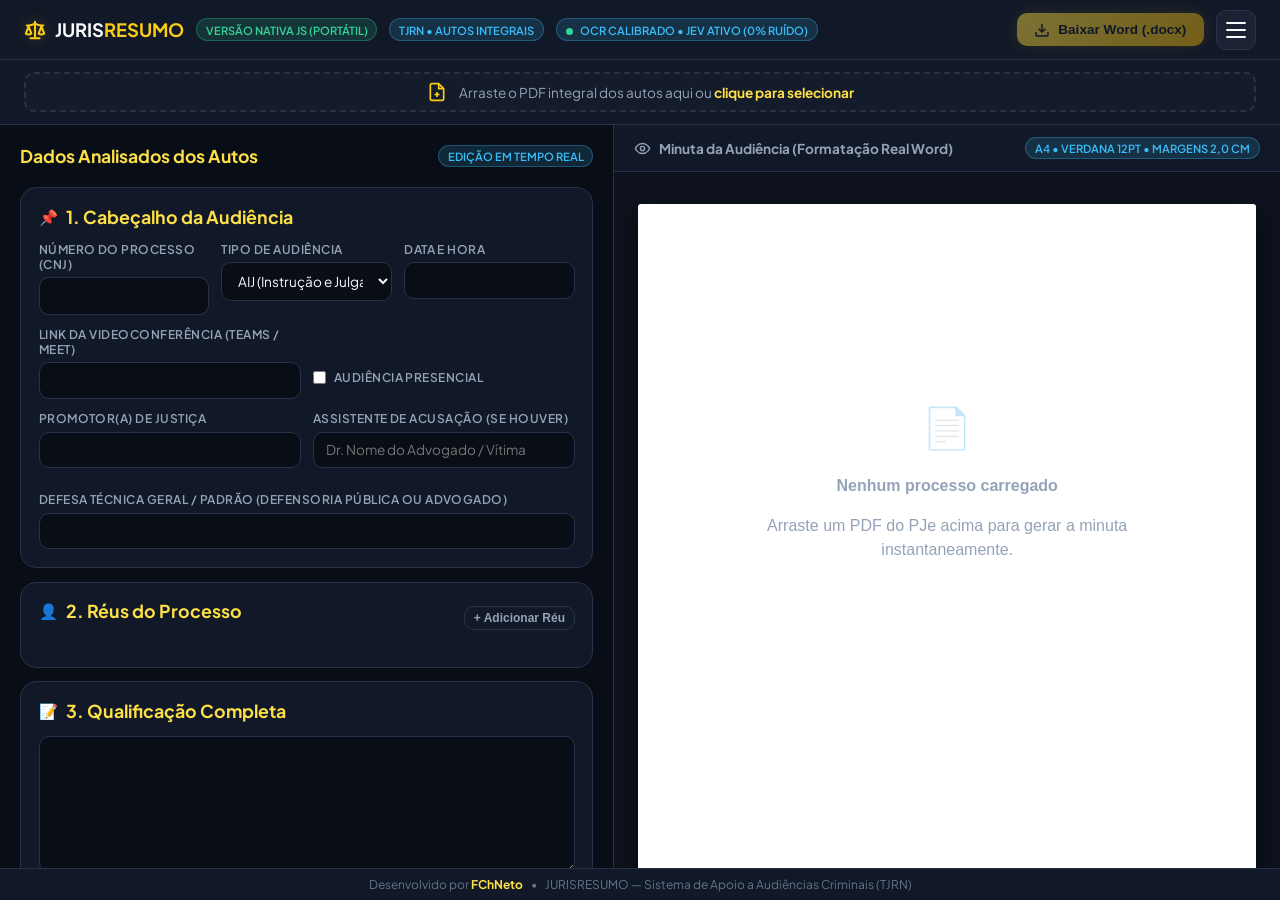
<file: index.html>
<!DOCTYPE html>
<html lang="pt-BR">
<head>
  <meta charset="UTF-8">
  <meta name="viewport" content="width=device-width, initial-scale=1.0">
  <title>JURISRESUMO | Versão Nativa Portátil (Sem Instalação)</title>
  <meta name="author" content="FChNeto">

  <!-- Local Vendor Libraries (100% Offline, Zero Installation, Instant Loading) -->
  <script src="vendor/pdf.min.js"></script>
  <script src="vendor/jszip.min.js"></script>
  <script>
    // Resilient Fallback to CDN only if opened without the local vendor/ folder
    if (typeof pdfjsLib === 'undefined') {
      document.write('<script src="https://cdnjs.cloudflare.com/ajax/libs/pdf.js/3.11.174/pdf.min.js"><\/script>');
    }
    if (typeof JSZip === 'undefined') {
      document.write('<script src="https://cdnjs.cloudflare.com/ajax/libs/jszip/3.10.1/jszip.min.js"><\/script>');
    }
  </script>
  <link rel="preconnect" href="https://fonts.googleapis.com">
  <link rel="preconnect" href="https://fonts.gstatic.com" crossorigin>
  <link href="https://fonts.googleapis.com/css2?family=Plus+Jakarta+Sans:wght@300;400;500;600;700;800&family=JetBrains+Mono:wght@400;500&family=Verdana&display=swap" rel="stylesheet">

  <style>
    :root {
      --font-sans: 'Plus Jakarta Sans', -apple-system, BlinkMacSystemFont, 'Segoe UI', Roboto, sans-serif;
      --font-mono: 'JetBrains Mono', monospace;
      --font-doc: 'Verdana', sans-serif;

      --banana-400: #fde047;
      --banana-500: #facc15;
      --banana-600: #eab308;
      --banana-glow: rgba(250, 204, 21, 0.25);

      --bg-canvas: #090d16;
      --bg-surface: #111827;
      --bg-surface-elevated: #1a2234;
      --bg-surface-hover: #222d42;
      --border-subtle: #273349;

      --text-primary: #f8fafc;
      --text-secondary: #94a3b8;
      --text-muted: #64748b;

      --color-ai: #38bdf8;
      --color-offline: #34d399;
      --color-danger: #f87171;

      --radius-md: 10px;
      --radius-lg: 16px;
      --radius-full: 9999px;
    }

    * { box-sizing: border-box; margin: 0; padding: 0; }
    html, body { height: 100vh; overflow: hidden; }

    body {
      font-family: var(--font-sans);
      background-color: var(--bg-canvas);
      color: var(--text-primary);
      display: flex;
      flex-direction: column;
    }

    header {
      height: 60px;
      display: flex;
      align-items: center;
      justify-content: space-between;
      padding: 0 1.5rem;
      background-color: var(--bg-surface);
      border-bottom: 1px solid var(--border-subtle);
      flex-shrink: 0;
      z-index: 50;
    }

    .brand-logo {
      display: flex;
      align-items: center;
      gap: 0.55rem;
      font-size: 1.15rem;
      font-weight: 700;
    }
    .brand-logo strong { color: var(--banana-500); }
    .brand-logo-icon {
      display: inline-flex;
      align-items: center;
      justify-content: center;
      color: var(--banana-500);
      filter: drop-shadow(0 0 8px var(--banana-glow));
    }
    .banana-accent { color: var(--banana-400); font-size: 1.25rem; }

    .badge {
      padding: 0.2rem 0.55rem;
      font-size: 0.7rem;
      font-weight: 600;
      border-radius: var(--radius-full);
      text-transform: uppercase;
    }
    .badge-standalone {
      background: rgba(52, 211, 153, 0.15);
      color: var(--color-offline);
      border: 1px solid rgba(52, 211, 153, 0.3);
    }
    .badge-stitch {
      background: rgba(56, 189, 248, 0.15);
      color: var(--color-ai);
      border: 1px solid rgba(56, 189, 248, 0.3);
    }

    .header-left { display: flex; align-items: center; gap: 0.75rem; }
    .header-right { display: flex; align-items: center; gap: 0.75rem; }

    .btn {
      display: inline-flex;
      align-items: center;
      gap: 0.5rem;
      padding: 0.55rem 1.1rem;
      font-size: 0.85rem;
      font-weight: 600;
      border-radius: var(--radius-md);
      border: none;
      cursor: pointer;
      transition: all 0.2s ease;
    }

    .btn-primary {
      background: linear-gradient(135deg, var(--banana-400), var(--banana-600));
      color: #0f172a;
      box-shadow: 0 0 15px var(--banana-glow);
    }
    .btn-primary:hover:not(:disabled) { filter: brightness(1.08); transform: translateY(-1px); }
    .btn-primary:disabled { opacity: 0.45; cursor: not-allowed; }

    .btn-secondary { background: var(--bg-surface-elevated); color: var(--text-primary); border: 1px solid var(--border-subtle); }
    .btn-secondary:hover { background: var(--bg-surface-hover); }

    .btn-outline { background: transparent; color: var(--text-secondary); border: 1px solid var(--border-subtle); }
    .btn-outline:hover { background: var(--bg-surface-hover); color: var(--text-primary); }

    .btn-xs { padding: 0.25rem 0.55rem; font-size: 0.75rem; }
    .btn-sm { padding: 0.4rem 0.8rem; font-size: 0.8rem; }
    .btn-block { width: 100%; justify-content: center; }

    .btn-hamburger {
      width: 40px; height: 40px;
      display: flex; flex-direction: column; justify-content: center; align-items: center; gap: 5px;
      background: var(--bg-surface-elevated); border: 1px solid var(--border-subtle); border-radius: var(--radius-md);
      cursor: pointer;
    }
    .btn-hamburger:hover { border-color: var(--banana-500); }
    .hamburger-line { width: 20px; height: 2px; background: var(--text-primary); border-radius: 2px; }

    /* Viewport & Grid */
    .main-viewport {
      flex: 1;
      display: flex;
      flex-direction: column;
      overflow: hidden;
      position: relative;
    }

    .top-action-bar {
      padding: 0.75rem 1.5rem;
      background-color: var(--bg-surface);
      border-bottom: 1px solid var(--border-subtle);
      display: flex;
      align-items: center;
      justify-content: space-between;
      gap: 1rem;
      flex-shrink: 0;
    }

    .dropzone-inline {
      flex: 1;
      border: 2px dashed var(--border-subtle);
      border-radius: var(--radius-md);
      padding: 0.5rem 1rem;
      display: flex;
      align-items: center;
      justify-content: center;
      gap: 0.75rem;
      cursor: pointer;
      transition: all 0.2s ease;
      background: rgba(26, 34, 52, 0.4);
    }
    .dropzone-inline:hover, .dropzone-inline.dragover {
      border-color: var(--banana-500);
      background: rgba(250, 204, 21, 0.05);
    }
    .dropzone-inline span { font-size: 0.85rem; color: var(--text-secondary); }
    .dropzone-inline strong { color: var(--banana-400); }

    .content-split {
      flex: 1;
      display: grid;
      grid-template-columns: 48% 52%;
      overflow: hidden;
    }

    .form-pane {
      min-width: 0;
      overflow-x: auto;
      overflow-y: auto;
      padding: 1.25rem;
      border-right: 1px solid var(--border-subtle);
      display: flex;
      flex-direction: column;
      gap: 1.25rem;
    }

    .card {
      background: var(--bg-surface);
      border: 1px solid var(--border-subtle);
      border-radius: var(--radius-lg);
      padding: 1.1rem;
      min-width: 0;
    }
    .card-title {
      font-size: 0.95rem;
      font-weight: 700;
      color: var(--banana-400);
      margin-bottom: 0.85rem;
      display: flex;
      align-items: center;
      gap: 0.5rem;
    }
    .card-header-flex {
      display: flex;
      justify-content: space-between;
      align-items: center;
      margin-bottom: 0.85rem;
    }

    .form-group {
      display: flex;
      flex-direction: column;
      gap: 0.35rem;
      margin-bottom: 0.75rem;
    }
    .form-group:last-child { margin-bottom: 0; }
    .form-group label {
      font-size: 0.75rem;
      font-weight: 600;
      color: var(--text-secondary);
      text-transform: uppercase;
      letter-spacing: 0.04em;
    }
    .form-control {
      width: 100%;
      box-sizing: border-box;
      background: var(--bg-canvas);
      border: 1px solid var(--border-subtle);
      border-radius: var(--radius-md);
      padding: 0.55rem 0.75rem;
      color: var(--text-primary);
      font-size: 0.85rem;
      font-family: inherit;
      outline: none;
      transition: border-color 0.2s;
    }
    .form-control:focus { border-color: var(--banana-500); }
    .form-control.mono { font-family: var(--font-mono); }
    textarea.form-control {
      display: block;
      width: 100%;
      box-sizing: border-box;
      resize: both;
      line-height: 1.45;
      min-width: 250px;
    }
    #qualification_text { min-height: 120px; }
    #imputation_text { min-height: 95px; }
    #special_notes { min-height: 75px; }
    #facts_summary { min-height: 250px; }

    .form-row-grid { display: grid; gap: 0.75rem; }
    .grid-2 { grid-template-columns: 1fr 1fr; }
    .grid-3 { grid-template-columns: 1fr 1fr 1fr; }

    .items-container {
      display: flex;
      flex-direction: column;
      gap: 0.5rem;
    }
    .item-row {
      display: grid;
      grid-template-columns: 1.8fr 1.6fr 1fr 32px;
      gap: 0.4rem;
      align-items: center;
    }
    .history-item-row {
      display: grid;
      grid-template-columns: 85px 1fr 100px 32px;
      gap: 0.4rem;
      align-items: center;
    }
    .btn-remove-item {
      height: 32px; width: 32px;
      display: flex; align-items: center; justify-content: center;
      background: transparent; border: 1px solid var(--border-subtle); border-radius: var(--radius-md);
      color: var(--color-danger); cursor: pointer;
    }
    .btn-remove-item:hover { background: rgba(248, 113, 113, 0.1); }

    /* Preview Pane (Right Column) */
    .preview-pane {
      background: #0d121d;
      display: flex;
      flex-direction: column;
      overflow: hidden;
    }
    .preview-pane-header {
      padding: 0.75rem 1.25rem;
      background: var(--bg-surface);
      border-bottom: 1px solid var(--border-subtle);
      display: flex;
      align-items: center;
      justify-content: space-between;
      flex-shrink: 0;
    }
    .preview-title {
      font-size: 0.85rem;
      font-weight: 700;
      color: var(--text-secondary);
      display: flex;
      align-items: center;
      gap: 0.5rem;
    }

    .desk-scroller {
      flex: 1;
      overflow-y: auto;
      padding: 2rem 1.5rem 4rem 1.5rem;
      display: flex;
      justify-content: center;
      align-items: flex-start;
      background: #0d121d;
    }

    /* Word Paper Sheet Simulator - Expande dinamicamente para conter 100% do texto em folha branca pura */
    .word-paper-sheet {
      width: 100%;
      max-width: 680px;
      min-height: 29.7cm; /* Padrão A4 mínimo */
      height: auto !important;
      flex-shrink: 0;
      background: #ffffff !important;
      color: #000000;
      font-family: var(--font-doc);
      font-size: 12pt;
      line-height: 1.5;
      padding: 2.0cm; /* Margens estritas de 2,0 cm */
      box-shadow: 0 10px 30px rgba(0,0,0,0.5);
      border-radius: 3px;
      margin: 0 auto 3rem auto;
      box-sizing: border-box;
      text-align: justify;
      overflow: visible;
    }

    .paper-body {
      width: 100%;
      height: auto;
      background: transparent;
    }

    .paper-placeholder {
      display: flex;
      flex-direction: column;
      align-items: center;
      justify-content: center;
      height: 400px;
      color: #94a3b8;
      text-align: center;
      gap: 1rem;
    }

    /* Strict Legal Highlighting Styles */
    .hl-yellow {
      background-color: #ffff00;
      color: #000000;
      font-weight: bold;
      padding: 0 2px;
    }
    .hl-green {
      background-color: #00ff00;
      color: #000000;
      font-weight: bold;
      padding: 0 2px;
    }

    .doc-title { text-decoration: underline; margin-bottom: 0.35rem; }
    .doc-link { color: #0000ff; text-decoration: underline; margin-bottom: 0.85rem; }
    .doc-resumo-call { text-decoration: underline; margin-bottom: 0.85rem; }
    .doc-callout { margin-bottom: 0.85rem; }
    .doc-promotor { margin-bottom: 0.85rem; }
    .doc-reus { margin-bottom: 0.4rem; }
    .doc-reus-item { padding-left: 1.27cm; text-indent: -0.63cm; margin-bottom: 0.25rem; }
    .doc-defesa { margin-bottom: 0.85rem; }
    .doc-section-header { margin-top: 0.9rem; margin-bottom: 0.4rem; }
    .doc-narrative-p { text-indent: 1.27cm; margin-bottom: 0.5rem; text-align: justify; }
    .doc-history-p { margin-bottom: 0.35rem; }
    .doc-witness-p { margin-bottom: 0.35rem; }
    .doc-obs { font-style: italic; text-indent: 1.27cm; margin-bottom: 0.5rem; }
    .doc-closure { text-indent: 1.27cm; margin-top: 1rem; margin-bottom: 0.5rem; }

    /* Footer */
    .app-footer {
      height: 32px;
      background-color: var(--bg-surface);
      border-top: 1px solid var(--border-subtle);
      display: flex;
      align-items: center;
      justify-content: center;
      font-size: 0.75rem;
      color: var(--text-muted);
      flex-shrink: 0;
    }
    .app-footer strong { color: var(--banana-400); }

    /* Hamburger Drawer */
    .drawer-backdrop {
      position: fixed; inset: 0; background: rgba(0,0,0,0.6);
      z-index: 99; opacity: 0; pointer-events: none; transition: opacity 0.2s;
    }
    .drawer-backdrop.active { opacity: 1; pointer-events: auto; }

    .drawer {
      position: fixed; top: 0; right: -380px; width: 360px; height: 100vh;
      background: var(--bg-surface); border-left: 1px solid var(--border-subtle);
      z-index: 100; transition: right 0.25s cubic-bezier(0.16, 1, 0.3, 1);
      display: flex; flex-direction: column; padding: 1.5rem; gap: 1.5rem;
    }
    .drawer.active { right: 0; }
    .drawer-header { display: flex; justify-content: space-between; align-items: center; }
    .drawer-title { font-size: 1.1rem; font-weight: 700; color: var(--banana-400); }

    /* Modal About */
    .modal-backdrop {
      position: fixed; inset: 0; background: rgba(0,0,0,0.7);
      display: flex; align-items: center; justify-content: center;
      z-index: 110; opacity: 0; pointer-events: none; transition: opacity 0.2s;
    }
    .modal-backdrop.active { opacity: 1; pointer-events: auto; }
    .modal-card {
      background: var(--bg-surface); border: 1px solid var(--border-subtle); border-radius: var(--radius-lg);
      padding: 1.75rem; width: 90%; max-width: 520px; display: flex; flex-direction: column; gap: 1.25rem;
      box-shadow: 0 20px 40px rgba(0,0,0,0.6);
    }
    .modal-body { font-size: 0.88rem; color: var(--text-secondary); line-height: 1.55; }
    .modal-body h4 { color: var(--text-primary); margin: 0.6rem 0 0.2rem; font-size: 0.95rem; }

    /* Toast */
    .toast-container { position: fixed; bottom: 20px; right: 20px; z-index: 999; display: flex; flex-direction: column; gap: 0.5rem; }
    .toast {
      padding: 0.75rem 1.1rem; border-radius: var(--radius-md); font-size: 0.85rem; font-weight: 500;
      color: #fff; background: var(--bg-surface-elevated); border: 1px solid var(--border-subtle);
      box-shadow: 0 10px 25px rgba(0,0,0,0.5); animation: slideUp 0.3s ease;
    }
    .toast.success { border-color: var(--color-offline); }
    .toast.error { border-color: var(--color-danger); }

    /* Loading overlay for PDF */
    .upload-loading {
      display: none;
      align-items: center;
      gap: 0.5rem;
      font-size: 0.85rem;
      color: var(--banana-400);
      font-family: var(--font-mono);
    }
    .upload-loading.active { display: flex; }
    .spinner {
      width: 16px; height: 16px; border: 2px solid var(--border-subtle);
      border-top-color: var(--banana-400); border-radius: 50%;
      animation: spin 0.7s linear infinite;
    }
    @keyframes spin { to { transform: rotate(360deg); } }
    /* Google Stitch Pulse Indicator */
    .stitch-dot-pulse {
      display: inline-block;
      width: 7px;
      height: 7px;
      border-radius: 50%;
      background: var(--color-offline);
      box-shadow: 0 0 8px var(--color-offline-glow);
      margin-right: 5px;
      animation: stitchPulse 2s infinite ease-in-out;
    }
    @keyframes stitchPulse {
      0%, 100% { opacity: 0.6; transform: scale(0.9); }
      50% { opacity: 1; transform: scale(1.25); box-shadow: 0 0 12px var(--color-offline); }
    }
    @keyframes slideUp { from { transform: translateY(20px); opacity: 0; } to { transform: translateY(0); opacity: 1; } }
  </style>
</head>
<body>

  <!-- App Header -->
  <header>
    <div class="header-left">
      <div class="brand-logo">
        <span class="brand-logo-icon" title="JURISRESUMO — Sistema Jurídico de Apoio a Audiências">
          <svg width="22" height="22" viewBox="0 0 24 24" fill="none" stroke="currentColor" stroke-width="2.2" stroke-linecap="round" stroke-linejoin="round">
            <path d="m16 16 3-8 3 8c-.87.65-1.92 1-3 1s-2.13-.35-3-1Z"/>
            <path d="m2 16 3-8 3 8c-.87.65-1.92 1-3 1s-2.13-.35-3-1Z"/>
            <path d="M7 21h10"/>
            <path d="M12 3v18"/>
            <path d="M3 7h2c2 0 5-1 7-2 2 1 5 2 7 2h2"/>
          </svg>
        </span>
        <span>JURIS<strong>RESUMO</strong></span>
      </div>
      <span class="badge badge-standalone">Versão Nativa JS (Portátil)</span>
      <span class="badge badge-stitch">TJRN • Autos Integrais</span>
      <span class="badge badge-stitch" id="badge-ocr-jev" title="Classificador System One e Filtragem JEV/Leya Ativos"><span class="stitch-dot-pulse"></span> OCR Calibrado • JEV Ativo (0% Ruído)</span>
    </div>

    <div class="header-right">
      <button class="btn btn-primary" id="btn-export-docx" disabled>
        <svg width="16" height="16" viewBox="0 0 24 24" fill="none" stroke="currentColor" stroke-width="2.2"><path d="M21 15v4a2 2 0 0 1-2 2H5a2 2 0 0 1-2-2v-4"/><polyline points="7 10 12 15 17 10"/><line x1="12" y1="15" x2="12" y2="3"/></svg>
        <span>Baixar Word (.docx)</span>
      </button>

      <button class="btn-hamburger" id="btn-hamburger" title="Menu e Configurações">
        <span class="hamburger-line"></span>
        <span class="hamburger-line"></span>
        <span class="hamburger-line"></span>
      </button>
    </div>
  </header>

  <!-- Hamburger Drawer -->
  <div class="drawer-backdrop" id="drawer-backdrop"></div>
  <div class="drawer" id="hamburger-drawer">
    <div class="drawer-header">
      <h3 class="drawer-title">Opções & Configurações</h3>
      <button type="button" class="btn btn-outline btn-xs" id="btn-close-drawer">&times;</button>
    </div>

    <div class="card" style="margin-top: 0.5rem;">
      <div class="card-title"><span>⚙️</span> Modo Híbrido IA (Opcional)</div>
      <p style="font-size: 0.78rem; color: var(--text-secondary); margin-bottom: 0.6rem;">
        O motor padrão é 100% offline e local no navegador. Caso deseje acionar o refinamento de fatos com o Google Gemini, insira sua chave:
      </p>
      <div class="form-group">
        <label>Chave Gemini API</label>
        <input type="password" id="input-api-key" class="form-control mono" placeholder="AIzaSy...">
      </div>
      <button type="button" class="btn btn-secondary btn-sm btn-block" id="btn-save-key" style="margin-top:0.4rem;">Salvar Chave Local</button>
    </div>

    <div class="card">
      <div class="card-title"><span>ℹ️</span> Informações do Sistema</div>
      <p style="font-size: 0.8rem; color: var(--text-secondary); line-height: 1.5;">
        <strong>JURISRESUMO v2.4 (Nativo JS Analítico)</strong><br>
        Motor: JavaScript OpenXML + PDF.js nativo.<br>
        Autor: <strong>FChNeto</strong>.<br>
        Execução: 100% Local no Navegador do Usuário.
      </p>
      <button type="button" class="btn btn-outline btn-sm btn-block" id="btn-open-about" style="margin-top: 0.75rem;">Sobre a Ferramenta</button>
    </div>
  </div>

  <!-- Main Viewport -->
  <main class="main-viewport">
    <!-- Action Bar / Drag & Drop -->
    <div class="top-action-bar">
      <div class="dropzone-inline" id="dropzone">
        <svg width="20" height="20" viewBox="0 0 24 24" fill="none" stroke="currentColor" stroke-width="2" style="color:var(--banana-500);"><path d="M14 2H6a2 2 0 0 0-2 2v16a2 2 0 0 0 2 2h12a2 2 0 0 0 2-2V8z"/><polyline points="14 2 14 8 20 8"/><line x1="12" y1="18" x2="12" y2="12"/><line x1="9" y1="15" x2="15" y2="15"/></svg>
        <span>Arraste o PDF integral dos autos aqui ou <strong>clique para selecionar</strong></span>
        <input type="file" id="file-input" name="file" accept="application/pdf" style="display:none;">
      </div>

      <div id="upload-error" style="color:#e53e3e;margin-top:0.5rem;display:none;"></div>

      <div class="upload-loading" id="upload-loading">
        <div class="spinner"></div>
        <span id="loading-msg">Lendo e analisando os autos judiciais...</span>
      </div>
    </div>


    <!-- Content Split: Forms (Left) vs Preview (Right) -->
    <div class="content-split">
      <!-- Form Pane (Left Column) -->
      <div class="form-pane">
        <div style="display:flex; justify-content:space-between; align-items:center;">
          <h2 style="font-size:1.1rem;font-weight:700;color:var(--banana-400);">Dados Analisados dos Autos</h2>
          <span class="badge badge-stitch">Edição em Tempo Real</span>
        </div>

        <form id="hearing-form" style="display:flex;flex-direction:column;gap:0.85rem;">
          <!-- Card 1: Cabeçalho -->
          <div class="card">
            <div class="card-title"><span>📌</span><h3>1. Cabeçalho da Audiência</h3></div>
            <div class="form-row-grid grid-3">
              <div class="form-group">
                <label>Número do Processo (CNJ)</label>
                <input type="text" id="case_number" class="form-control mono">
              </div>
              <div class="form-group">
                <label>Tipo de Audiência</label>
                <select id="act_type" class="form-control">
                  <option value="AIJ">AIJ (Instrução e Julgamento)</option>
                  <option value="ANPP">ANPP (Acordo Não Persecução)</option>
                  <option value="PAnP">PAnP (Produção Antecipada art. 366)</option>
                  <option value="Custódia">Audiência de Custódia</option>
                  <option value="Sursis">Audiência de Suspensão</option>
                </select>
              </div>
              <div class="form-group">
                <label>Data e Hora</label>
                <input type="text" id="hearing_datetime" class="form-control">
              </div>
            </div>

            <div class="form-row-grid grid-2">
              <div class="form-group">
                <label>Link da Videoconferência (Teams / Meet)</label>
                <input type="text" id="hearing_link" class="form-control">
              </div>
              <div class="form-group" style="justify-content:center;padding-top:1.1rem;">
                <label style="display:flex;align-items:center;gap:0.5rem;cursor:pointer;">
                  <input type="checkbox" id="is_in_person"> Audiência Presencial
                </label>
              </div>
            </div>

            <div class="form-row-grid grid-2">
              <div class="form-group">
                <label>Promotor(a) de Justiça</label>
                <input type="text" id="prosecutor" class="form-control">
              </div>
              <div class="form-group">
                <label>Assistente de Acusação (se houver)</label>
                <input type="text" id="assistente_acusacao" class="form-control" placeholder="Dr. Nome do Advogado / Vítima" oninput="if(activeData){activeData.assistente_acusacao=this.value;updateLivePreview();}">
              </div>
            </div>
            <div class="form-row-grid" style="margin-top: 0.75rem;">
              <div class="form-group">
                <label>Defesa Técnica Geral / Padrão (Defensoria Pública ou Advogado)</label>
                <input type="text" id="defense_counsel" class="form-control">
              </div>
            </div>
          </div>

          <!-- Card 2: Réus -->
          <div class="card">
            <div class="card-header-flex">
              <div class="card-title"><span>👤</span><h3>2. Réus do Processo</h3></div>
              <button type="button" class="btn btn-xs btn-outline" id="btn-add-defendant">+ Adicionar Réu</button>
            </div>
            <div id="defendants-container" class="items-container"></div>
          </div>

          <!-- Card 3: Qualificação -->
          <div class="card" id="card-qual">
            <div class="card-title"><span>📝</span><h3>3. Qualificação Completa</h3></div>
            <textarea id="qualification_text" rows="6" class="form-control"></textarea>
          </div>

          <!-- Card 4: Imputação -->
          <div class="card" id="card-imp">
            <div class="card-title"><span>⚖️</span><h3>4. Imputação Penal</h3></div>
            <textarea id="imputation_text" rows="4" class="form-control"></textarea>
          </div>

          <!-- Card 5: Resumo dos Fatos -->
          <div class="card">
            <div class="card-header-flex">
              <div class="card-title"><span>📖</span><h3>5. Resumo dos Fatos da Denúncia</h3></div>
              <span id="facts-char-count" style="font-size:0.75rem;color:var(--text-muted);font-family:var(--font-mono);">0 caracteres</span>
            </div>
            <div id="obs-container" style="display:none;margin-bottom:0.6rem;">
              <label for="special_notes" style="font-size:0.75rem;color:var(--banana-400);font-weight:600;display:block;margin-bottom:0.25rem;">OBSERVAÇÃO ESPECIAL / RETOMADA DA MARCHA PENAL</label>
              <textarea id="special_notes" rows="3" class="form-control" style="font-style:italic;border-color:rgba(250,204,21,0.4);"></textarea>
            </div>
            <textarea id="facts_summary" rows="14" class="form-control"></textarea>
          </div>

          <!-- Card 6: Histórico Processual -->
          <div class="card" id="card-hist">
            <div class="card-header-flex">
              <div class="card-title"><span>📅</span><h3>6. Histórico Processual Cronológico</h3></div>
              <button type="button" class="btn btn-xs btn-outline" id="btn-add-history">+ Adicionar Ato</button>
            </div>
            <div id="history-container" class="items-container"></div>
          </div>

          <!-- Card 7: Testemunhas -->
          <div class="card" id="card-wits">
            <div class="card-header-flex">
              <div class="card-title"><span>👥</span><h3>7. Rol de Testemunhas</h3></div>
              <button type="button" class="btn btn-xs btn-outline" id="btn-add-witness">+ Adicionar Testemunha</button>
            </div>
            <div id="pros-witnesses-container" class="items-container"></div>
            <div class="form-group" style="margin-top:0.6rem;">
              <label>Observação de Testemunhas da Defesa</label>
              <input type="text" id="defense_witness_note" class="form-control">
            </div>
          </div>
        </form>
      </div>

      <!-- Preview Pane (Right Column) -->
      <div class="preview-pane">
        <div class="preview-pane-header">
          <div class="preview-title">
            <svg width="17" height="17" viewBox="0 0 24 24" fill="none" stroke="currentColor" stroke-width="2"><path d="M2 12s3-7 10-7 10 7 10 7-3 7-10 7-10-7-10-7Z"/><circle cx="12" cy="12" r="3"/></svg>
            <span>Minuta da Audiência (Formatação Real Word)</span>
          </div>
          <span class="badge badge-stitch">A4 • Verdana 12pt • Margens 2,0 cm</span>
        </div>

        <div class="desk-scroller">
          <div class="word-paper-sheet" id="word-paper-sheet">
            <div class="paper-placeholder" id="paper-placeholder">
              <div style="font-size:2.5rem;opacity:0.4;">📄</div>
              <h4>Nenhum processo carregado</h4>
              <p>Arraste um PDF do PJe acima para gerar a minuta instantaneamente.</p>
            </div>
            <div class="paper-body" id="paper-body"></div>
          </div>
        </div>
      </div>
    </div>
  </main>

  <footer class="app-footer">
    <span>Desenvolvido por <strong>FChNeto</strong></span>
    <span style="margin:0 0.5rem;">•</span>
    <span>JURISRESUMO — Sistema de Apoio a Audiências Criminais (TJRN)</span>
  </footer>

  <!-- Modal About -->
  <div class="modal-backdrop" id="modal-about">
    <div class="modal-card">
      <div style="display:flex;justify-content:space-between;align-items:center;">
        <h3 style="font-size:1.1rem;color:var(--banana-400);">📖 Sobre o JURISRESUMO</h3>
        <button type="button" style="background:transparent;border:none;color:var(--text-muted);font-size:1.6rem;cursor:pointer;" id="btn-close-about-x">&times;</button>
      </div>
      <div class="modal-body">
        <h4>1. Para que serve a ferramenta?</h4>
        <p>O <strong>JURISRESUMO</strong> auxilia magistrados e assessores na condução de audiências criminais (AIJ, ANPP, PAnP). Sintetiza os autos integrais em PDF extraídos do PJe em uma minuta padronizada em Word (<code>.docx</code>).</p>

        <h4>2. Como funciona esta versão nativa?</h4>
        <p>Esta versão portátil roda diretamente no seu navegador com análise aprofundada dos autos via catálogo de documentos (TOC), carimbos marginais PJe, deliberações judiciais e narrativa oficial da denúncia ministerial. Não necessita de instalação de Python, banco de dados ou terminal.</p>

        <h4>3. Autoria</h4>
        <p>Desenvolvido por <strong>FChNeto</strong>.</p>
      </div>
      <div style="text-align:right;">
        <button type="button" class="btn btn-primary" id="btn-close-about-ok">Entendido</button>
      </div>
    </div>
  </div>

  <div class="toast-container" id="toast-container"></div>

  <!-- Standalone Script -->
  <script>
    const PJE_DOC_URL = "https://pje1g.tjrn.jus.br/pje/Processo/ConsultaProcesso/Detalhe/documentoHTML.seam?idBin=";
    let activeData = null;
    let geminiApiKey = localStorage.getItem('juris_standalone_key') || '';

    // Initialize PDF.js worker with local path and fallback safety
    function initPdfWorker() {
      if (!window.pdfjsLib) return;
      try {
        pdfjsLib.GlobalWorkerOptions.workerSrc = 'vendor/pdf.worker.min.js';
      } catch (e) {
        console.warn('Worker configuration note:', e);
      }
    }
    initPdfWorker();

    document.getElementById('input-api-key').value = geminiApiKey;
    document.getElementById('btn-save-key').addEventListener('click', () => {
      geminiApiKey = document.getElementById('input-api-key').value.trim();
      localStorage.setItem('juris_standalone_key', geminiApiKey);
      showToast('Chave salva com sucesso.', 'success');
    });

    // Drawer Toggles
    const drawer = document.getElementById('hamburger-drawer');
    const drawerBackdrop = document.getElementById('drawer-backdrop');
    document.getElementById('btn-hamburger').onclick = () => { drawer.classList.add('active'); drawerBackdrop.classList.add('active'); };
    const closeDrawer = () => { drawer.classList.remove('active'); drawerBackdrop.classList.remove('active'); };
    document.getElementById('btn-close-drawer').onclick = closeDrawer;
    drawerBackdrop.onclick = closeDrawer;

    // About Modal
    const modalAbout = document.getElementById('modal-about');
    document.getElementById('btn-open-about').onclick = () => { closeDrawer(); modalAbout.classList.add('active'); };
    const closeAbout = () => modalAbout.classList.remove('active');
    document.getElementById('btn-close-about-x').onclick = closeAbout;
    document.getElementById('btn-close-about-ok').onclick = closeAbout;

    // Drag & Drop
    const dropzone = document.getElementById('dropzone');
    const fileInput = document.getElementById('file-input');
    const uploadLoading = document.getElementById('upload-loading');
    const loadingMsg = document.getElementById('loading-msg');

    // Validate file type: only PDF allowed
    function validateFile(file) {
      const errEl = document.getElementById('upload-error');
      if (!file.type.includes('pdf') && !file.name.toLowerCase().endsWith('.pdf')) {
        if (errEl) { errEl.textContent = 'Formato de arquivo inválido. Por favor, envie apenas PDFs.'; errEl.style.display = 'block'; }
        return false;
      }
      if (errEl) errEl.style.display = 'none';
      return true;
    }

    dropzone.onclick = () => fileInput.click();
    dropzone.ondragover = (e) => { e.preventDefault(); dropzone.classList.add('dragover'); };
    dropzone.ondragleave = () => dropzone.classList.remove('dragover');
    dropzone.ondrop = (e) => {
      e.preventDefault();
      dropzone.classList.remove('dragover');
      if (e.dataTransfer.files && e.dataTransfer.files[0]) {
        const f = e.dataTransfer.files[0];
        if (validateFile(f)) processPdfFile(f);
      }
    };
    fileInput.onchange = (e) => {
      if (e.target.files && e.target.files[0]) {
        const f = e.target.files[0];
        if (validateFile(f)) processPdfFile(f);
      }
    };

    // Text Cleaning Helper with Complete GAECO, Header and Margin Noise Expunging
    function cleanPjeText(text) {
      if (!text) return '';
      const cleanedText = text.replace(/\u200b/g, ' ').replace(/\ufeff/g, '');
      const lines = cleanedText.split('\n');
      const headerPatterns = [
        /Num\.\s*\d+\s*-\s*P[aáAÁ]g\./i,
        /P[aá]g\.\s*Total\s*-\s*\d+/i,
        /P[aá]g\.\s*\d+\s*de\s*\d+/i,
        /Assinado\s+eletronicamente\s+por/i,
        /https?:\/\/pje\S+/i,
        /https?:\/\/consultapublica\S+/i,
        /Documento\s+n[ºo]\s*\d+\s+do\s+procedimento/i,
        /Valida[cç][aã]o\s+em\s+/i,
        /N[úu]mero\s+do\s+documento:\s*\d+/i,
        /^\s*MINIST[EÉ]RIO\s+P[UÚ]BLICO/i,
        /PROMOTORIA\s+DE\s+JUSTI[CÇ]A/i,
        /Defesa\s+dos\s+Direitos/i,
        /^\s*Rua\s+(?:Promotor|Milit[aã]o|Doutor|Serid[oó]|Alameda)/i,
        /^Telefone\(s\):/i,
        /^E-mail:/i,
        /^www\./i,
        /^\s*_{5,}\s*$/,
        /GRUPO\s+DE\s+ATUA[CÇ][AÃ]O\s+ESPECIAL/i,
        /\d+ª\s+PROMOTORIA\s+DE\s+JUSTI[CÇ]A/i,
        /-\s*\d+\s+de\s+\d+\s+laudas\s*-/i,
        /GABINETE\s+\d+/i,
        /N[UÚ]CLEO\s+REGIONAL/i
      ];

      const cleanedLines = [];
      for (let line of lines) {
        const l = line.trim();
        if (!l) continue;
        if (headerPatterns.some(rx => rx.test(l))) continue;
        cleanedLines.push(l);
      }
      let res = cleanedLines.join('\n');
      // Line reflow: reunite words hyphenated across line breaks
      res = res.replace(/(\b[a-zA-ZáàâãéêíóôõúçÁÀÂÃÉÊÍÓÔÕÚÇ]+)-\s*\n\s*([a-zA-ZáàâãéêíóôõúçÁÀÂÃÉÊÍÓÔÕÚÇ]+\b)/g, '$1$2');
      return res;
    }

    // Portuguese Accent-Tolerant Regex Pattern Generator
    function makeAccentTolerantRegex(text) {
      if (!text) return '';
      const vowelMap = {
        'a': '[aáàãâäAÁÀÃÂÄ]', 'á': '[aáàãâäAÁÀÃÂÄ]', 'à': '[aáàãâäAÁÀÃÂÄ]', 'ã': '[aáàãâäAÁÀÃÂÄ]', 'â': '[aáàãâäAÁÀÃÂÄ]', 'ä': '[aáàãâäAÁÀÃÂÄ]',
        'e': '[eéêëEÉÊË]', 'é': '[eéêëEÉÊË]', 'ê': '[eéêëEÉÊË]', 'ë': '[eéêëEÉÊË]',
        'i': '[iíîïIÍÎÏ]', 'í': '[iíîïIÍÎÏ]', 'î': '[iíîïIÍÎÏ]', 'ï': '[iíîïIÍÎÏ]',
        'o': '[oóôõöOÓÔÕÖ]', 'ó': '[oóôõöOÓÔÕÖ]', 'ô': '[oóôõöOÓÔÕÖ]', 'õ': '[oóôõöOÓÔÕÖ]', 'ö': '[oóôõöOÓÔÕÖ]',
        'u': '[uúûüUÚÛÜ]', 'ú': '[uúûüUÚÛÜ]', 'û': '[uúûüUÚÛÜ]', 'ü': '[uúûüUÚÛÜ]',
        'c': '[cçCÇ]', 'ç': '[cçCÇ]'
      };
      let pattern = '';
      for (let ch of text) {
        const lower = ch.toLowerCase();
        if (vowelMap[lower]) {
          pattern += vowelMap[lower];
        } else {
          pattern += ch.replace(/[.*+?^${}()|[\]\\]/g, '\\$&');
        }
      }
      return pattern;
    }

    // Witness and Participant Name Normalizer (stripping military ranks and noise)
    function normalizeWitnessName(name) {
      if (!name) return '';
      const clean = name.replace(
        /^(?:pm\s+|policial(?:\s+militar|\s+civil)?\s+|cabo\s+|cb\s+|sgt\s+|sargento\s+|sd\s+|soldado\s+|subtenente\s+|tenente\s+|capit[aã]o\s+|dr(?:a|\(a\))?\.?\s+)+/gi,
        ''
      );
      return clean.replace(/\u200b/g, ' ').replace(/\ufeff/g, '').trim();
    }

    // State Organs Blacklist (to never mistake a Police Station or Public Defender Office as a defendant)
    const STATE_ORGANS_BLACKLIST_REGEX = /^(?:(?:\d+[ªa°º]?\s+)?(?:delegacia|dp\b|dpc\b|distrito\s+policial|defensoria|vara\s+criminal|promotoria)|delegacia|estado(?:\s+d[oae]s?)?|defensoria|minist[eé]rio\s+p[uú]blico|pol[ií]cia|secretaria|comando|tribunal|juizado|vara\s+criminal|procuradoria|instituto|banco|central\s+de\s+(?:flagrantes|recebimento|cust[oó]dia)|dp\s+de|dpc\b|plant[aã]o\s+(?:da\s+)?pol[ií]cia|departamento|munic[ií]pio|uni[aã]o|deicot|deicor|denarc|dhpp|dea\b|deprov|dapr)\b/i;

    function isStateOrgan(name) {
      return STATE_ORGANS_BLACKLIST_REGEX.test((name || '').trim());
    }

    // Short Date Formatter (DD/MM/AA)
    function formatShortDate(dtStr) {
      if (!dtStr) return '';
      const m = dtStr.trim().match(/(\d{1,2})[./-](\d{1,2})[./-](\d{2,4})/);
      if (m) {
        const d = String(parseInt(m[1], 10)).padStart(2, '0');
        const mo = String(parseInt(m[2], 10)).padStart(2, '0');
        const yr = m[3].slice(-2);
        return `${d}/${mo}/${yr}`;
      }
      return dtStr.trim();
    }

    // Date Sort Key for strict ascending chronological sorting
    function parseDateSortKey(dtStr, docId) {
      const m = (dtStr || '').match(/(\d{1,2})[./-](\d{1,2})[./-](\d{2,4})/);
      const idNum = parseInt(docId || '0', 10) || 0;
      if (m) {
        let yr = parseInt(m[3], 10);
        if (yr < 100) yr = yr < 70 ? 2000 + yr : 1900 + yr;
        const mo = parseInt(m[2], 10);
        const d = parseInt(m[1], 10);
        return yr * 10000000000 + mo * 100000000 + d * 1000000 + (idNum % 1000000);
      }
      return idNum % 1000000;
    }

    function stripSignatureLines(text) {
      if (!text) return '';
      return text.split('\n')
        .filter(line => {
          const l = line.trim();
          if (/assinado\s+eletronicamente|c[oó]digo\s+de\s+valida[cç][aã]o|valide\s+a\s+autenticidade|identificador\s*:\s*\d+|num\.\s*\d+\s*-\s*p[aáAÁ]g\.\s*\d+|data\s+da\s+assinatura|documento\s+assinado|emitido\s+em|assinado\s+por|certificado\s+por/i.test(l)) return false;
          if (/(?:(?:despacho|decis[aã]o|senten[cç]a|ato|certid[aã]o)\s+(?:proferid[oa]|expedid[oa]|assinado|juntado|registrado)\s+em|conclus[aã]o\s+ao\s+ju[ií]z\s+em|data\s+(?:e\s+hora\s+)?(?:da\s+)?(?:assinatura|distribui[cç][aã]o|conclus[aã]o|emiss[aã]o|juntada|prola[cç][aã]o|publica[cç][aã]o)|documento\s+gerado\s+em|^\s*data[:\s]+\d{1,2}[./-]\d{1,2}[./-]\d{2,4})/i.test(l)) return false;
          if (/^(?:[A-Za-zÁÉÍÓÚÂÊÔÃÕçÇ\s]+\/[A-Z]{2}|Natal\s*[-–]\s*RN|Tribunal\s+de\s+Justi[cç]a)[,\s]+\d{1,2}\s+(?:de\s+[a-zç]+\s+de|\/)\s*\d{2,4}/i.test(l)) return false;
          return true;
        })
        .join('\n');
    }

    // Portuguese written date parser with strict calendar and time validation
    function parsePtDateTime(str) {
      if (!str) return null;
      const cleanStr = stripSignatureLines(str);
      const months = {
        'janeiro': '01', 'jan': '01',
        'fevereiro': '02', 'fev': '02',
        'março': '03', 'marco': '03', 'mar': '03',
        'abril': '04', 'abr': '04',
        'maio': '05', 'mai': '05',
        'junho': '06', 'jun': '06',
        'julho': '07', 'jul': '07',
        'agosto': '08', 'ago': '08',
        'setembro': '09', 'set': '09',
        'outubro': '10', 'out': '10',
        'novembro': '11', 'nov': '11',
        'dezembro': '12', 'dez': '12'
      };

      // 0. Anchored judicial scheduling clause with written month (prioritized)
      const mAnchor = cleanStr.match(/(?:designo|designa-se|aprazo|fica\s+designad[oa]|pauta\s+(?:para|do\s+dia)|audi[eê]ncia\s+(?:de\s+[a-zA-Z\s]+)?(?:para|no\s+dia|designada\s+para))[^\n\d]{1,60}?(\d{1,2})\s*(?:de\s+)?(janeiro|fevereiro|mar[çc]o|abril|maio|junho|julho|agosto|setembro|outubro|novembro|dezembro)\s*(?:de\s+)?(\d{2,4})[^\n\d]{1,40}?(?:às|as)\s*(\d{1,2})(?::(\d{2})|h(\d{0,2})(?:min)?)?/i);
      if (mAnchor) {
        const dI = parseInt(mAnchor[1], 10);
        const mKey = mAnchor[2].toLowerCase().replace('ç', 'c');
        const yStr = mAnchor[3];
        const yI = parseInt(yStr, 10);
        const hI = parseInt(mAnchor[4], 10);
        const mnCol = mAnchor[5];
        const mnH = mAnchor[6];
        const yValid = (yStr.length === 4) ? (yI >= 2020 && yI <= 2035) : (yI >= 20 && yI <= 35);
        if (dI >= 1 && dI <= 31 && hI >= 0 && hI <= 23 && yValid) {
          const d = String(dI).padStart(2, '0');
          const m = months[mKey] || '01';
          const yr = yStr.length === 4 ? yStr.slice(-2) : yStr.padStart(2, '0');
          const mn = (mnCol || mnH || '00').padStart(2, '0');
          return `${d}.${m}.${yr} às ${String(hI).padStart(2, '0')}h${mn}min`;
        }
      }

      // 0b. Anchored judicial scheduling clause with numeric date (prioritized)
      const mAnchorNum = cleanStr.match(/(?:designo|designa-se|aprazo|fica\s+designad[oa]|pauta\s+(?:para|do\s+dia)|audi[eê]ncia\s+(?:de\s+[a-zA-Z\s]+)?(?:para|no\s+dia|designada\s+para))[^\n\d]{1,60}?(\d{1,2})[./\-](\d{1,2})[./\-](\d{2,4})\s*(?:,?\s*(?:às|as|-)\s*)(\d{1,2})(?::(\d{2})|h(\d{0,2})(?:min)?)?/i);
      if (mAnchorNum) {
        const dI = parseInt(mAnchorNum[1], 10);
        const moI = parseInt(mAnchorNum[2], 10);
        const yStr = mAnchorNum[3];
        const yI = parseInt(yStr, 10);
        const hI = parseInt(mAnchorNum[4], 10);
        const mnCol = mAnchorNum[5];
        const mnH = mAnchorNum[6];
        const yValid = (yStr.length === 4) ? (yI >= 2020 && yI <= 2035) : (yI >= 20 && yI <= 35);
        if (dI >= 1 && dI <= 31 && moI >= 1 && moI <= 12 && hI >= 0 && hI <= 23 && yValid) {
          const d = String(dI).padStart(2, '0');
          const m = String(moI).padStart(2, '0');
          const yr = yStr.length === 4 ? yStr.slice(-2) : yStr.padStart(2, '0');
          const mn = (mnCol || mnH || '00').padStart(2, '0');
          return `${d}.${m}.${yr} às ${String(hI).padStart(2, '0')}h${mn}min`;
        }
      }

      // 1. Portuguese written month format
      const mPt = cleanStr.match(/(?:(?:para\s+o\s+dia|no\s+dia|dia|pauta|audi[eê]ncia)\s+)(\d{1,2})\s*(?:(?:de|[^\w\d]){1,20}(?:[a-zçãõ-]+feira|[^\w\d]){0,20})?\s*(?:de\s+)?(janeiro|fevereiro|mar[çc]o|abril|maio|junho|julho|agosto|setembro|outubro|novembro|dezembro)\s*(?:de\s+)?(\d{2,4})[^\n\d]{1,40}?(?:às|as)\s*(\d{1,2})(?::(\d{2})|h(\d{0,2})(?:min)?)?/i);
      if (mPt) {
        const dI = parseInt(mPt[1], 10);
        const mKey = mPt[2].toLowerCase().replace('ç', 'c');
        const yStr = mPt[3];
        const yI = parseInt(yStr, 10);
        const hI = parseInt(mPt[4], 10);
        const mnCol = mPt[5];
        const mnH = mPt[6];
        const yValid = (yStr.length === 4) ? (yI >= 2020 && yI <= 2035) : (yI >= 20 && yI <= 35);
        if (dI >= 1 && dI <= 31 && hI >= 0 && hI <= 23 && yValid) {
          const d = String(dI).padStart(2, '0');
          const m = months[mKey] || '01';
          const yr = yStr.length === 4 ? yStr.slice(-2) : yStr.padStart(2, '0');
          const mn = (mnCol || mnH || '00').padStart(2, '0');
          return `${d}.${m}.${yr} às ${String(hI).padStart(2, '0')}h${mn}min`;
        }
      }

      // 2. Numeric date format (DD/MM/AAAA às HH:MM)
      const mNum = cleanStr.match(/(?:(?:para\s+o\s+dia|no\s+dia|dia|pauta|audi[eê]ncia)\s+)(\d{1,2})[./\-](\d{1,2})[./\-](\d{2,4})\s*(?:,?\s*(?:às|as|-)\s*)(\d{1,2})(?::(\d{2})|h(\d{0,2})(?:min)?)?/i);
      if (mNum) {
        const dI = parseInt(mNum[1], 10);
        const moI = parseInt(mNum[2], 10);
        const yStr = mNum[3];
        const yI = parseInt(yStr, 10);
        const hI = parseInt(mNum[4], 10);
        const mnCol = mNum[5];
        const mnH = mNum[6];
        const yValid = (yStr.length === 4) ? (yI >= 2020 && yI <= 2035) : (yI >= 20 && yI <= 35);
        if (dI >= 1 && dI <= 31 && moI >= 1 && moI <= 12 && hI >= 0 && hI <= 23 && yValid) {
          const d = String(dI).padStart(2, '0');
          const mo = String(moI).padStart(2, '0');
          const yr = yStr.length === 4 ? yStr.slice(-2) : yStr.padStart(2, '0');
          const mn = (mnCol || mnH || '00').padStart(2, '0');
          return `${d}.${mo}.${yr} às ${String(hI).padStart(2, '0')}h${mn}min`;
        }
      }

      // 3. General scheduling phrase fallback
      const mGen = cleanStr.match(/(?:no\s+dia|pauta\s+para|designad[oa]\s+para|aprazad[oa]\s+para|audi[eê]ncia\s+em)\s+(\d{1,2})[./](\d{1,2})[./](\d{2,4})\s*(?:,|às|as)\s*(\d{1,2})(?::(\d{2})|h(\d{0,2}))/i);
      if (mGen) {
        const dI = parseInt(mGen[1], 10);
        const moI = parseInt(mGen[2], 10);
        const yStr = mGen[3];
        const yI = parseInt(yStr, 10);
        const hI = parseInt(mGen[4], 10);
        const mnCol = mGen[5];
        const mnH = mGen[6];
        const yValid = (yStr.length === 4) ? (yI >= 2020 && yI <= 2035) : (yI >= 20 && yI <= 35);
        if (dI >= 1 && dI <= 31 && moI >= 1 && moI <= 12 && hI >= 0 && hI <= 23 && yValid) {
          const d = String(dI).padStart(2, '0');
          const mo = String(moI).padStart(2, '0');
          const yr = yStr.length === 4 ? yStr.slice(-2) : yStr.padStart(2, '0');
          const mn = (mnCol || mnH || '00').padStart(2, '0');
          return `${d}.${mo}.${yr} às ${String(hI).padStart(2, '0')}h${mn}min`;
        }
      }

      return null;
    }

    // Multiline Qualification Extractor with Accents, Filiação, RG, CPF, Address and IP Fallback
    function extractSingleDefendantQualification(name, rawQual, denunciaText, ipText) {
      const nameClean = (name || '').trim();
      if (!nameClean) return '';
      const escName = makeAccentTolerantRegex(nameClean);
      const parts = nameClean.split(/\s+/).filter(Boolean);
      const firstName = parts[0] || '';
      let nameRx = escName;
      if (parts.length >= 2) {
        const lastName = parts[parts.length - 1];
        const escFirstSurname = `${makeAccentTolerantRegex(firstName)}[^\\n,;]+?${makeAccentTolerantRegex(lastName)}`;
        nameRx = `(?:${escName}|${escFirstSurname})`;
      }

      const lookahead = '(?=(?:\\n\\s*(?:[IVXLCDM]+[).]?\\s*[-–.]?\\s*)?(?:DOS\\s+FATOS|FATOS|DA\\s+IMPUTA[CÇ][AÃ]O|DELIMITA[CÇ][AÃ]O|DOS\\s+PEDIDOS|DO\\s+PEDIDO|ROL\\s+DE\\s+TESTEMUNHAS|DA\\s+QUALIFICA[CÇ][AÃ]O|DA\\s+CONTEXTUALIZA[CÇ][AÃ]O|CONTEXTUALIZA[CÇ][AÃ]O|HIST[OÓ]RICO)|Vem\\s+perante|pela\\s+pr[aá]tica|oferecer\\s+den[uú]ncia|(?:,\\s*|[;.]\\s*|\\n\\s*)(?:pelos?\\s+fatos\\s+e\\s+fundamentos|(?:em\\s+raz[aã]o|por\\s+motivo|diante)\\s+d[oae]s\\s+(?:motivos|fatos)\\s+f[aá]ticos|passa\\s+a\\s+expor)|\\n\\s*(?:\\d+[\\.\\)]\\s*)?[A-ZÁÉÍÓÚ]{3,}(?:\\s+[A-ZÁÉÍÓÚ]{2,}){1,4},?\\s*(?:brasileir|solteir|casad|divorciad|nascid|filh|portador|residente|rg\\b|cpf\\b|vulgo)|$))';
      const qualPattern = new RegExp('(?:^|\\n|[;.]\\s*|em\\s+face\\s+de\\s+)\\b(' + nameRx + '[\\s\\S]{1,1200}?)' + lookahead, 'i');

      let chunk = '';
      if (rawQual) {
        const m = rawQual.match(qualPattern);
        if (m) chunk = cleanPjeText(m[1]).replace(/^[ ;.\n]+|[ ;.\n]+$/g, '');
      }
      if (!chunk && denunciaText) {
        const m2 = denunciaText.match(qualPattern);
        if (m2) chunk = cleanPjeText(m2[1]).replace(/^[ ;.\n]+|[ ;.\n]+$/g, '');
      }

      if (chunk) {
        chunk = chunk.replace(/-\s*\d+\s+de\s+\d+\s+laudas\s*-/gi, '');
        chunk = chunk.replace(/GRUPO\s+DE\s+ATUA[CÇ][AÃ]O\s+ESPECIAL\s+DE\s+COMBATE\s+AO\s+CRIME\s+ORGANIZADO[^\n]*/gi, '');
        chunk = chunk.replace(/\d+ª\s+PROMOTORIA\s+DE\s+JUSTI[CÇ]A[^\n]*/gi, '');
        chunk = cleanPjeText(chunk).replace(/^[ ;.\n]+|[ ;.\n]+$/g, '');
      }

      const hasFiliacao = /\bfilh[oa]\b|\bm[aã]e\b|\bpai\b|\bgenitor/i.test(chunk);
      const hasRg = /\bRG\b|\b\d{6,}\b/i.test(chunk);
      const hasCpf = /\bCPF\b|\b\d{3}\.\d{3}\.\d{3}-\d{2}\b/i.test(chunk);
      const isGeneric = !chunk || /qualificad/i.test(chunk);

      if (ipText && (isGeneric || !(hasFiliacao && hasRg && hasCpf))) {
        const ipPattern = new RegExp('(' + escName + '[\\s\\S]{1,1200}?)(?=(?:\\n\\s*\\n\\s*\\n|\\n\\s*(?:[IVXLCDM]+[).]?\\s*)?(?:TERMO|DEPOIMENTO|DECLARA[CÇ][OÕ]ES|INTERROGAT[OÓ]RIO|DESPACHO|CERTID[AÃ]O|RELAT[OÓ]RIO)|\\n\\s*(?:\\d+[\\.\\)]\\s*)?[A-ZÁÉÍÓÚ]{3,}(?:\\s+[A-ZÁÉÍÓÚ]{2,}){1,4},?\\s*(?:brasileir|solteir|casad|divorciad|nascid|filh|portador|residente|rg\\b|cpf\\b)|$))', 'i');
        const m3 = ipText.match(ipPattern);
        if (m3) {
          const ipChunk = cleanPjeText(m3[1]).replace(/^[ ;.\n]+|[ ;.\n]+$/g, '');
          if (/cpf|rg|filho|filha|nascid|natural|brasileir|residente/i.test(ipChunk)) {
            if (isGeneric || !chunk) {
              chunk = ipChunk;
            } else {
              const supplements = [];
              if (!hasFiliacao) {
                const filM = ipChunk.match(/(\bfilh[oa]\s+de\s+[A-ZÁÉÍÓÚÂÊÔÃÕa-záéíóúâêôãõ\s]{3,120}?)(?=[,;\n.]|$)/i);
                if (filM) supplements.push(filM[1].trim());
              }
              if (!hasRg) {
                const rgM = ipChunk.match(/(\bRG\s*(?:n[º°\.]?)?\s*[\d\.-]+(?:\s*[A-Z/]+)?)/i);
                if (rgM) supplements.push(rgM[1].trim());
              }
              if (!hasCpf) {
                const cpfM = ipChunk.match(/(\bCPF\s*(?:n[º°\.]?)?\s*[\d\.-]+)/i);
                if (cpfM) supplements.push(cpfM[1].trim());
              }
              if (supplements.length > 0) {
                chunk = `${chunk.replace(/[ ,;.]+$/, '')}, ${supplements.join(', ')}`;
              }
            }
          }
        }
      }

      if (chunk) {
        chunk = chunk.replace(/[,;.]\s*pelos?\s+fatos\s+e\s+fundamentos.*$/is, '').replace(/^[ ;.\n]+|[ ;.\n]+$/g, '');
        chunk = chunk.replace(/[ \t]+/g, ' ');
        return chunk;
      }

      if (rawQual && parts.length >= 2 && (rawQual.toLowerCase().includes(nameClean.toLowerCase()) || rawQual.toLowerCase().includes(firstName.toLowerCase()))) {
        const cleanedSingle = cleanPjeText(rawQual).replace(/^[ ;.\n]+|[ ;.\n]+$/g, '');
        if (/cpf|rg|filho|nascid|brasileir/i.test(cleanedSingle)) {
          return cleanedSingle.replace(/[ \t]+/g, ' ');
        }
      }

      return `${nameClean.toUpperCase()}, qualificação nos autos.`;
    }

    // Videoconference regexes (Teams, Meet, and TJRN link shortener)
    const TEAMS_REGEX = /(?:https?:\/\/)?(?:[a-z0-9-]+\.)?teams\.(?:microsoft|live)\.com\/(?:meet|l\/meetup-join|dl\/launcher)\/[^\s"'>)]+|(?:https?:\/\/)?(?:[a-z0-9-]+\.)?teams\.(?:microsoft|live)\.com\/[^\s"'>)]+|(?:https?:\/\/)?lnk\.tjrn\.jus\.br\/[a-zA-Z0-9_-]+/i;
    const MEET_REGEX = /https?:\/\/meet\.google\.com\/[a-z]{3}-[a-z]{4}-[a-z]{3}/i;

    // Crime Taxonomy for automatic substantive penal nomenclature annotation
    const CRIME_TAXONOMY = {
      '121': { qualificado: 'homicídio qualificado', privilegiado: 'homicídio privilegiado', culposo: 'homicídio culposo', padrao: 'homicídio' },
      '129': { domestica: 'lesão corporal em contexto de violência doméstica', gravissima: 'lesão corporal gravíssima', grave: 'lesão corporal grave', morte: 'lesão corporal seguida de morte', padrao: 'lesão corporal' },
      '147': { padrao: 'ameaça' },
      '147-A': { padrao: 'perseguição' },
      '147-B': { padrao: 'violência psicológica contra a mulher' },
      '155': { qualificado: 'furto qualificado', majorado: 'furto majorado', privilegiado: 'furto privilegiado', padrao: 'furto' },
      '157': { latrocinio: 'latrocínio', qualificado_lesao: 'roubo qualificado pela lesão grave', majorado: 'roubo majorado', padrao: 'roubo' },
      '158': { sequestro_relampago: 'extorsão mediante restrição da liberdade da vítima', padrao: 'extorsão' },
      '159': { padrao: 'extorsão mediante sequestro' },
      '168': { padrao: 'apropriação indébita' },
      '171': { padrao: 'estelionato' },
      '180': { qualificado: 'receptação qualificada', padrao: 'receptação' },
      '213': { padrao: 'estupro' },
      '217-A': { padrao: 'estupro de vulnerável' },
      '218-A': { padrao: 'satisfação de lascívia mediante presença de criança ou adolescente' },
      '218-B': { padrao: 'favorecimento da prostituição ou exploração sexual de criança ou vulnerável' },
      '288': { padrao: 'associação criminosa' },
      '288-A': { padrao: 'constituição de milícia privada' },
      '297': { padrao: 'falsificação de documento público' },
      '298': { padrao: 'falsificação de documento particular' },
      '299': { padrao: 'falsidade ideológica' },
      '304': { padrao: 'uso de documento falso' },
      '307': { padrao: 'falsa identidade' },
      '312': { padrao: 'peculato' },
      '317': { padrao: 'corrupção passiva' },
      '329': { padrao: 'resistência' },
      '330': { padrao: 'desobediência' },
      '331': { padrao: 'desacato' },
      '333': { padrao: 'corrupção ativa' },
      '14': { tentativa: 'tentativa', desarmamento: 'porte ilegal de arma de fogo de uso permitido', padrao: 'porte ilegal de arma de fogo de uso permitido' },
      '29': { padrao: 'concurso de pessoas' },
      '69': { padrao: 'concurso material' },
      '70': { padrao: 'concurso formal' },
      '71': { padrao: 'crime continuado' },
      '33': { privilegiado: 'tráfico privilegiado', padrao: 'tráfico de drogas' },
      '34': { padrao: 'posse de maquinário para fabricação de drogas' },
      '35': { padrao: 'associação para o tráfico' },
      '28': { padrao: 'porte de drogas para consumo pessoal' },
      '12': { padrao: 'posse irregular de arma de fogo de uso permitido' },
      '16': { padrao: 'posse ou porte ilegal de arma de fogo de uso restrito' },
      '17': { padrao: 'comércio ilegal de arma de fogo' },
      '18': { padrao: 'tráfico internacional de arma de fogo' },
      '244-B': { padrao: 'corrupção de menores' },
      '240': { padrao: 'produção de pornografia infantil' },
      '241-A': { padrao: 'compartilhamento de pornografia infantil' },
      '306': { padrao: 'embriaguez ao volante' },
      '302': { padrao: 'homicídio culposo na direção de veículo automotor' },
      '303': { padrao: 'lesão corporal culposa na direção de veículo automotor' },
      '309': { padrao: 'direção de veículo sem habilitação gerando perigo de dano' },
      '2': { padrao: 'organização criminosa' },
      '1': { padrao: 'lavagem ou ocultação de bens, direitos e valores' },
      '24-A': { padrao: 'descumprimento de medidas protetivas de urgência' }
    };

    function getCrimeNomenJuris(artNum, contextText) {
      const normNum = String(artNum).trim().toUpperCase();
      const data = CRIME_TAXONOMY[normNum];
      if (!data) return null;
      const ctxL = (contextText || '').toLowerCase();

      if (normNum === '155') {
        if (/§\s*[4567]/i.test(ctxL) || ctxL.includes('qualificad')) return data.qualificado;
        if (ctxL.includes('§ 1') || ctxL.includes('repouso') || ctxL.includes('noturno')) return data.majorado;
        if (ctxL.includes('§ 2') || ctxL.includes('privilegiad')) return data.privilegiado;
        return data.padrao;
      }
      if (normNum === '157') {
        if (/§\s*3[º°]?,?\s*(?:II|2\b|parte\s+final)|latroc[ií]nio|morte/i.test(ctxL)) return data.latrocinio;
        if (/§\s*3[º°]?,?\s*(?:I|1\b)|les[aã]o\s+grave/i.test(ctxL)) return data.qualificado_lesao;
        if (/§\s*2[º°]?(?:-[A-Za-z])?|majorad/i.test(ctxL)) return data.majorado;
        return data.padrao;
      }
      if (normNum === '121') {
        if (/§\s*2|qualificad/i.test(ctxL)) return data.qualificado;
        if (/§\s*1|privilegiad/i.test(ctxL)) return data.privilegiado;
        if (/§\s*3|culpos/i.test(ctxL)) return data.culposo;
        return data.padrao;
      }
      if (normNum === '129') {
        if (/§\s*(?:9|13)|viol[eê]ncia\s+dom[eé]stica|famili|dom[eé]stica|mulher/i.test(ctxL)) return data.domestica;
        if (/§\s*2|grav[ií]ssima/i.test(ctxL)) return data.gravissima;
        if (/§\s*1|grave/i.test(ctxL)) return data.grave;
        if (/§\s*3|morte/i.test(ctxL)) return data.morte;
        return data.padrao;
      }
      if (normNum === '33') {
        if (ctxL.includes('11.343') || ctxL.includes('drogas') || ctxL.includes('entorpecente') || ctxL.includes('caput') || ctxL.includes('tóxico') || !['constituição', 'eleitoral', 'ctb'].some(k => ctxL.includes(k))) {
          if (ctxL.includes('§ 4') || ctxL.includes('privilegiad')) return data.privilegiado;
          return data.padrao;
        }
      }
      if (normNum === '180') {
        if (ctxL.includes('§ 1') || ctxL.includes('qualificad')) return data.qualificado;
        return data.padrao;
      }
      if (normNum === '14') {
        if (/\bII\b|tentat/i.test(ctxL) && !ctxL.includes('10.826') && !ctxL.includes('desarmamento')) return data.tentativa;
        return data.padrao;
      }
      if (['12', '14', '16', '17', '18'].includes(normNum)) return data.padrao;
      if (normNum === '2') {
        if (ctxL.includes('12.850') || ctxL.includes('organização criminosa') || ctxL.includes('orcrim')) return data.padrao;
        return null;
      }
      if (normNum === '1') {
        if (ctxL.includes('9.613') || ctxL.includes('lavagem')) return data.padrao;
        return null;
      }
      if (normNum === '24-A') return data.padrao;

      return data.padrao || null;
    }

    // Annotates imputation text with substantive crime names in brackets [nomen juris]
    function annotateImputationWithCrimeNames(imputationText) {
      if (!imputationText || !imputationText.trim()) return imputationText || '';
      let text = imputationText.trim();

      const lawTailRe = "([,\\s]+(?:(?:ambos|todos)\\s+)?(?:" +
        "do\\s+CP|do\\s+C[oó]digo\\s+Penal|" +
        "da\\s+Lei\\s+(?:n[º°\\.]?\\s*)?[\\d\\.]+(?:/\\d+)?|" +
        "do\\s+ECA(?:\\s*\\([^)]*\\))?|do\\s+CTB(?:\\s*\\([^)]*\\))?|" +
        "do\\s+Estatuto\\s+d[oa]\\s+[A-Za-zÁÉÍÓÚÂÊÔÃÕa-záéíóúâêôãõ]+(?:\\s*\\([^)]*\\))?|" +
        "da\\s+Lei\\s+Maria\\s+da\\s+Penha|" +
        "da\\s+Lei\\s+de\\s+[A-Za-zÁÉÍÓÚÂÊÔÃÕa-záéíóúâêôãõ]+" +
        "))?";

      const articlePattern = new RegExp(
        "(\\b(?:art(?:igo)?s?\\.?)\\s*(\\d+(?:-[A-Za-z])?)[º°]?" +
        "(?:[\\s,]+(?:caput|§§?\\s*\\d+[º°]?(?:-[A-Za-z])?|incisos?\\s+[IVXLCDM]+|\\b(?:I|II|III|IV|V|VI|VII|VIII|IX|X|XI|XII)\\b|\\be\\s+(?:§§?\\s*\\d+[º°]?(?:-[A-Za-z])?|incisos?\\s+[IVXLCDM]+|\\b(?:I|II|III|IV|V|VI|VII|VIII|IX|X|XI|XII)\\b)|(?:a|ao)\\s+(?:§§?\\s*\\d+[º°]?(?:-[A-Za-z])?|incisos?\\s+[IVXLCDM]+|\\b(?:I|II|III|IV|V|VI|VII|VIII|IX|X|XI|XII)\\b)|al[íi]neas?\\s+[a-z]|letras?\\s+[a-z]))*)" +
        "(\\s*\\[[^\\]]+\\])?" +
        lawTailRe,
        "gi"
      );

      const res = text.replace(articlePattern, (match, fullClause, artNum, existingBracket, lawTail) => {
        if (existingBracket) return `${fullClause}${existingBracket}${lawTail || ''}`;
        const localContext = `${fullClause} ${lawTail || ''}`.trim();
        const nomen = getCrimeNomenJuris(artNum, localContext) || getCrimeNomenJuris(artNum, `${localContext} ${text}`);
        if (nomen) {
          if (lawTail) {
            const cleanedTail = lawTail.replace(/\s+$/, '');
            if (cleanedTail.startsWith(',')) {
              const rest = cleanedTail.replace(/^,\s*/, '');
              const tailStr = rest ? `, ${rest}` : ', ';
              return `${fullClause} [${nomen}]${tailStr}`;
            } else if (cleanedTail.trim()) {
              return `${fullClause} [${nomen}] ${cleanedTail.trim()}`;
            } else {
              return `${fullClause} [${nomen}]`;
            }
          } else {
            return `${fullClause} [${nomen}]`;
          }
        }
        return match;
      });
      return res.replace(/[ \t]+/g, ' ').trim();
    }

    // Filter procedural (CPP), constitutional (CF) and accessory non-imputational articles
    function isProceduralOrConstJs(itemStr, ctx) {
      const matchLower = (itemStr || '').toLowerCase().trim();
      // 1. Direct procedural / constitutional indication in match_text
      if (/\b(?:da\s+cf(?:[ /]88)?|da\s+constitui[cç][aã]o|do\s+cpp|do\s+c[oó]digo\s+de\s+processo\s+penal|processual\s+penal|processo\s+penal)\b/i.test(matchLower)) {
        return true;
      }
      // 1.5. Articles 61, 62 (agravantes genéricas), 91, 92 (efeitos da condenação), 107, 115 (extinção punibilidade), 143 (retratação) and 145 (rito queixa) are non-imputational
      if (/\bart(?:igo)?s?\b\.?\s*(?:61|62|91|92|107|115|143|145)\b/i.test(matchLower)) {
        return true;
      }
      // 2. If match_text explicitly specifies penal code, it is substantive penal law
      if (/\b(?:do\s+cp|do\s+c[oó]digo\s+penal)\b/i.test(matchLower)) {
        return false;
      }
      // 3. Known exclusively procedural or administrative articles (unless explicitly marked "do CP")
      if (/\bart(?:igo)?s?\b\.?\s*(?:30|38|41|44|45|158-[a-f]|201|311|312|366|383|384|396(?:-[a-z])?|399|400|519|520)\b/i.test(matchLower)) {
        return true;
      }
      // 4. Context check: inspect local window around match_text
      if (ctx) {
        if (ctx.length <= 300) {
          const comb = `${matchLower} ${ctx.toLowerCase()}`;
          if (/\b(?:da\s+cf(?:[ /]88)?|da\s+constitui[cç][aã]o|do\s+cpp|do\s+c[oó]digo\s+de\s+processo\s+penal|processual\s+penal|processo\s+penal)\b/i.test(comb)) {
            return true;
          }
        } else {
          try {
            const esc = itemStr.trim().replace(/[.*+?^${}()|[\]\\]/g, '\\$&');
            const rx = new RegExp(esc, 'gi');
            let m;
            while ((m = rx.exec(ctx)) !== null) {
              const start = Math.max(0, m.index - 60);
              const end = Math.min(ctx.length, m.index + itemStr.length + 80);
              const windowStr = ctx.substring(start, end).toLowerCase();
              if (/\b(?:da\s+cf(?:[ /]88)?|da\s+constitui[cç][aã]o|do\s+cpp|do\s+c[oó]digo\s+de\s+processo\s+penal|processual\s+penal|processo\s+penal)\b/i.test(windowStr)) {
                return true;
              }
            }
          } catch (_) {}
        }
      }
      return false;
    }

    // Imputation Extraction from Denúncia or Queixa-Crime
    function extractImputationFromDenuncia(denunciaText) {
      if (!denunciaText) return 'Artigo de lei a ser apurado';

      let baseImputation = '';
      const impMatch = denunciaText.match(/(?:(?:VI|V|IV|III|II|I)\)?\s*Imputa[cç][aã]o(?:\s*legal)?|DA\s+IMPUTA[CÇ][AÃ]O|Tipifica[cç][aã]o\s*legal|Tipifica[cç][aã]o)[:\s\n]+([A-ZÁÉÍÓÚ][^\n]+(?:\n(?!\b(?:VII|VI|V|IV|III|II|I\)|DOS\s+PEDIDOS|DO\s+PEDIDO|ROL|FATOS)\b)[^\n]+)?)/i);
      if (impMatch) {
        const rawImp = impMatch[1].trim();
        const isNarrative = /imputa à querelada|imputa ao querelado|consta dos autos|o ministério público|fatos criminosos autônomos/i.test(rawImp);
        const hasPenalArticle = /\bart(?:igo)?s?\b\.?\s*\d+/i.test(rawImp);
        if (hasPenalArticle && !isNarrative && rawImp.length <= 250) {
          baseImputation = cleanPjeText(rawImp).replace(/\s+/g, ' ').trim();
        }
      }

      if (!baseImputation) {
        const crimeMatch = cleanPjeText(denunciaText).match(/(?:condena[cç][aã]o\s+(?:d[oa]\s+(?:querelad[oa]|acusad[oa]|denunciad[oa]|r[eé]u)[a-z]*|d[eo]s?\s+(?:acusad[oa]s?|denunciad[oa]s?|r[eé]us?))?\s*)?(?:(?:os\s+)?crimes\s+previstos\s+n[ao]s?\s+|como\s+incurs[oa]\s+n[ao]s?\s+(?:penas|san[cç][oõ]es|disposi[cç][oõ]es)\s+d[ao]\s*|incurso\s+n[ao]s?\s+(?:penas|san[cç][oõ]es|disposi[cç][oõ]es)\s+d[ao]\s*|condena[cç][aã]o\s+(?:d[oa]\s+querelad[oa]\s+)?pela\s+pr[aá]tica[,\s]+|(?:em\s+raz[aã]o\s+d[oe]|pelo)\s+(?:cometimento\s+do\s+)?crime\s+previsto\s+n[ao]s?\s*)([\s\S]*?(?:art(?:igo)?\.?\s*\d+[\s\S]*?))(?=[;.]\s*(?:\n\s*[a-zA-ZÁÉÍÓÚ\d\-]|\n\s*\n|$)|$)/i);
        if (crimeMatch) {
          const rawImp = cleanPjeText(crimeMatch[1]).replace(/\s+/g, ' ').trim();
          if (rawImp.length > 5) {
            baseImputation = rawImp;
          }
        }
      }

      const allArticles = [];
      const penalRx = /\bart(?:igo)?s?\b\.?\s*\d+(?:-[A-Z])?\b(?:\s*,\s*§\s*\d+[º°]?(?:-[A-Z])?|\s+§\s*\d+[º°]?(?:-[A-Z])?)*(?:\s*,\s*(?:inciso\s+)?[I|V|X|L|C|D|M]+\b|\s+(?:inciso\s+)?[I|V|X|L|C|D|M]+\b)*(?:\s*,\s*al[íi]nea\s+[a-z]|\s+al[íi]nea\s+[a-z])*(?:\s+(?:c\/c|comb|combinado\s+com)\s+art(?:igo)?s?\b\.?\s*\d+[^,.;\n]*)*(?:\s+(?:do\s+CP|do\s+C[oó]digo\s+Penal|da\s+Lei[^\n,.;]*))?/gi;
      let m;
      while ((m = penalRx.exec(denunciaText)) !== null) {
        const c = m[0].replace(/^[ ,.;]+|[ ,.;]+$/g, '').trim();
        if (c && !allArticles.includes(c) && !isProceduralOrConstJs(c, denunciaText)) allArticles.push(c);
      }

      const lawRx = /\b(?:Lei\s+(?:n[º°\.]?\s*)?[\d\./]+|ECA|Lei\s+Maria\s+da\s+Penha|Estatuto\s+do\s+Desarmamento|Lei\s+de\s+Drogas)(?:\s*\([^\)]+\))?(?:\s*,\s*art(?:igo)?\.?\s*\d+[^;.\n]*)?/gi;
      while ((m = lawRx.exec(denunciaText)) !== null) {
        const c = m[0].replace(/^[ ,.;]+|[ ,.;]+$/g, '').trim();
        if (c && !allArticles.includes(c) && !isProceduralOrConstJs(c, denunciaText)) allArticles.push(c);
      }

      const concursoRx = /\bart[s]?\.?\s*(?:69|70|71)\b[^\n,.;)]*(?:do\s+CP|do\s+C[oó]digo\s+Penal)?/gi;
      while ((m = concursoRx.exec(denunciaText)) !== null) {
        const c = m[0].replace(/^[ ,.;)]+|[ ,.;)]+$/g, '').trim();
        if (c && !allArticles.includes(c) && !isProceduralOrConstJs(c, denunciaText)) allArticles.push(c);
      }

      if (baseImputation) {
        let finalImp = baseImputation.replace(/^[:\s\d\.\)\-]+/, '').trim();
        for (let art of allArticles) {
          if ((art.includes('244') || art.toLowerCase().includes('eca')) && (!finalImp.includes('244') && !finalImp.toLowerCase().includes('eca'))) {
            finalImp += ` c/c ${art}`;
          }
        }
        return annotateImputationWithCrimeNames(finalImp);
      }

      if (allArticles.length > 0) {
        const uniqueArticles = [];
        const seenClean = new Set();
        for (let art of allArticles) {
          const norm = art.replace(/\s+/g, ' ').replace('§ ', '§').trim().toLowerCase();
          if (!seenClean.has(norm)) {
            seenClean.add(norm);
            uniqueArticles.push(art);
          }
        }
        const joined = uniqueArticles.length <= 4 ? uniqueArticles.join(' c/c ') : uniqueArticles.join(', ');
        return annotateImputationWithCrimeNames(joined);
      }

      return 'Artigo de lei a ser apurado';
    }

    function recordFeedbackLearned(action, text) {
      if (!text) return;
      try {
        const stored = JSON.parse(localStorage.getItem('jurisresumo_feedback_rules') || '{"penalized":{},"boosted":{}}');
        const words = text.toLowerCase().replace(/[^\w\s-]/g, ' ').split(/\s+/).filter(w => w.length > 3);
        for (let w of words) {
          if (action === 'removal') {
            stored.penalized[w] = (stored.penalized[w] || 0) + 0.15;
          } else if (action === 'addition') {
            stored.boosted[w] = (stored.boosted[w] || 0) + 0.15;
          }
        }
        localStorage.setItem('jurisresumo_feedback_rules', JSON.stringify(stored));
      } catch (e) {}
    }

    function extractDefenseWitnessNamesFromText(text) {
      if (!text) return [];
      const cleaned = cleanPjeText(text);
      const startPat = /(?:(?:^|\n)\s*(?:[IVXLCDM]+\)?\.?\s*)?(?:ROL\s+(?:DE\s+)?TESTEMUNHAS?\s*(?:\([^)]*\))?|ROL\s+TESTEMUNHAL|TESTEMUNHAS\s*:))/i;
      const mStart = cleaned.match(startPat);
      if (!mStart) return [];

      const sub = cleaned.substring(mStart.index + mStart[0].length);
      const stopPat = /(?:^|\n)\s*(?:Termos\s+em\s+que|Nestes\s+termos|Pede\s+deferimento|Pede\s+e\s+espera|Local\s+e\s+data|Assinatura)/i;
      const mStop = sub.match(stopPat);
      const rolBody = mStop ? sub.substring(0, mStop.index) : sub;

      const blacklistRx = /\b(?:rua|avenida|travessa|alameda|telefone|e-mail|whatsapp|cpf|rg|cep|residente|domiciliado|bairro|natal|termos|requer|pede|defensoria|advogado|mesmas\s+testemunhas|reitera|protesta|apresenta|oab|comarca)\b/i;

      const names = [];
      const lines = rolBody.split('\n').map(l => l.trim()).filter(l => l.length > 0);
      for (let line of lines) {
        const m = line.match(/^(?:\d+[\s.)-]+)?([A-Za-záàâãéêíóôõúçÁÀÂÃÉÊÍÓÔÕÚÇ][A-Za-záàâãéêíóôõúçÁÀÂÃÉÊÍÓÔÕÚÇ\s.]{3,60}?)(?:[-–,]\s*|\s*\((.*?)\)|\s+[-–]\s*(.*)|$)/);
        if (m) {
          const wName = m[1].trim();
          if (wName.length > 3 && !blacklistRx.test(wName)) {
            names.push(wName.toLowerCase().replace(/(?:^|\s)\S/g, a => a.toUpperCase()));
          }
        }
      }
      return names;
    }

    function parseDefenseDocument(pDoc, text, defendantNames, advsCapa, isNamedDefense) {
      const txtL = text.toLowerCase();

      const hasArt396 = /\bart(?:igo)?s?\.?\s*396(?:-A)?\b/i.test(txtL) || txtL.includes('396-a') || txtL.includes('396 e 396-a');
      const hasDefenseHeader = /resposta\s*(?:[aà]\s*)?acusa[cç][aã]o|defesa\s*pr[eé]via|defesa\s*preliminar|defesa\s*escrita/i.test(txtL);
      const hasAbsolvicao = txtL.includes('absolvição sumária') || txtL.includes('absolvicao sumaria') || txtL.includes('art. 397') || txtL.includes('artigo 397');
      const hasPreliminar = /inépcia da denúncia|inepcia da denuncia|falta de justa causa|nulidade|preliminarmente|preliminar de/i.test(txtL);
      const hasReservaMerito = /reserva-se|reservando-se|alegações finais|alegacoes finais|oportunidade própria|mérito da ação|momento oportuno/i.test(txtL);
      const hasWitnessReq = /rol de testemunhas|rol testemunhal|mesmas testemunhas|testemunhas arroladas na denúncia|mesmo rol|reitera o rol/i.test(txtL);

      if (!isNamedDefense) {
        if (!(hasArt396 || hasDefenseHeader || (hasAbsolvicao && (hasPreliminar || hasReservaMerito || hasWitnessReq)))) {
          return null;
        }
      }

      let isDefensoria = false;
      if (/defensoria\s+p[úu]blica|defensor\s+p[úu]blico|defensora\s+p[úu]blica|dpe\/rn/i.test(txtL)) {
        isDefensoria = true;
      } else if (/advogad[oa]|oab/i.test(txtL)) {
        isDefensoria = false;
      } else {
        isDefensoria = (advsCapa || []).some(a => /defensor/i.test(a));
      }

      let petitionerStr = 'pela Defensoria Pública';
      let lawyerName = '';
      let lawyerOab = '';

      if (!isDefensoria) {
        const oabM = text.match(/OAB[\/\s]+([A-Z]{2}\s*n?\.?\s*[\d.]+)/i) || text.match(/OAB[^\n,;)]+/i);
        if (oabM) lawyerOab = oabM[0].trim();

        const advMatch = text.match(/(?:Assinado\s+eletronicamente\s+por:\s*|Advogad[oa]:?\s*|Dr\(?a\)?\.?\s+)([A-ZÁÉÍÓÚÂÊÔÃÕ][a-záéíóúâêôãõ]+(?:\s+[A-ZÁÉÍÓÚÂÊÔÃÕ][a-záéíóúâêôãõ]+)+)/);
        if (advMatch) {
          const cand = advMatch[1].trim();
          if (!/estado|comarca|natal|tribunal|secretaria|justiça/i.test(cand)) {
            lawyerName = cand.toLowerCase().replace(/(?:^|\s)\S/g, a => a.toUpperCase());
          }
        }

        if (!lawyerName && advsCapa && advsCapa.length > 0) {
          const priv = advsCapa.filter(a => !/defensoria|defensor|procuradoria/i.test(a));
          if (priv.length > 0) {
            lawyerName = priv[0].toLowerCase().replace(/(?:^|\s)\S/g, a => a.toUpperCase());
          }
        }

        if (lawyerName) {
          const cleanLawyer = lawyerName.replace(/^(?:Dr\(?a\)?\.?\s*)+/i, '');
          if (lawyerOab) {
            petitionerStr = `pelo Advogado Dr. ${cleanLawyer} (${lawyerOab})`;
          } else {
            petitionerStr = `pelo Advogado Dr. ${cleanLawyer}`;
          }
        } else {
          petitionerStr = 'por advogado particular';
        }
      } else {
        const defensorM = text.match(/(?:Defensor(?:a)?\s+P[úu]blic[oa][:\s-]+(?:Dr\(?a\)?\.?\s+)?|Dr\(?a\)?\.?\s+)([A-ZÁÉÍÓÚÂÊÔÃÕ][a-záéíóúâêôãõ]+(?:\s+[A-ZÁÉÍÓÚÂÊÔÃÕ][a-záéíóúâêôãõ]+)+)/);
        if (defensorM && !/estado|comarca|natal|pública|tribunal/i.test(defensorM[0])) {
          lawyerName = defensorM[1].trim().toLowerCase().replace(/(?:^|\s)\S/g, a => a.toUpperCase());
        }
        petitionerStr = 'pela Defensoria Pública';
      }

      const repDefendants = [];
      for (let rName of (defendantNames || [])) {
        const rParts = rName.trim().split(/\s+/);
        const firstN = rParts[0] ? rParts[0].toLowerCase() : '';
        const lastN = rParts.length > 1 ? rParts[rParts.length - 1].toLowerCase() : '';
        if (txtL.includes(rName.toLowerCase()) || (firstN.length > 3 && lastN.length > 3 && txtL.includes(firstN) && txtL.includes(lastN))) {
          repDefendants.push(rName.toLowerCase().replace(/(?:^|\s)\S/g, a => a.toUpperCase()));
        }
      }
      if (repDefendants.length === 0 && defendantNames && defendantNames.length === 1) {
        repDefendants.push(defendantNames[0].toLowerCase().replace(/(?:^|\s)\S/g, a => a.toUpperCase()));
      }

      const repStr = repDefendants.length > 0 ? ` em defesa de ${repDefendants.join(', ')}` : '';

      const requestsList = [];
      if (hasPreliminar) {
        if (txtL.includes('inépcia') || txtL.includes('inepcia')) {
          requestsList.push('arguindo preliminar de inépcia da denúncia');
        } else if (txtL.includes('falta de justa causa')) {
          requestsList.push('arguindo preliminar de ausência de justa causa');
        } else if (txtL.includes('nulidade')) {
          requestsList.push('arguindo preliminar de nulidade');
        } else {
          requestsList.push('arguindo preliminares');
        }
      }

      if (hasAbsolvicao) {
        requestsList.push('pugnando pela absolvição sumária');
      }

      if (hasReservaMerito && !hasAbsolvicao) {
        requestsList.push('reservando-se para o mérito em alegações finais');
      }

      const adoptsMpWitnesses = /mesmas testemunhas|mesmo rol|reitera o rol|adota o rol|testemunhas arroladas na denúncia|testemunhas da acusação|oitiva de todas as testemunhas arroladas na denúncia/i.test(txtL);

      const explicitWitnesses = extractDefenseWitnessNamesFromText(text);

      if (adoptsMpWitnesses) {
        requestsList.push('requerendo a oitiva das mesmas testemunhas da acusação');
      } else if (explicitWitnesses.length > 0) {
        requestsList.push(`arrolando ${explicitWitnesses.length} testemunha${explicitWitnesses.length > 1 ? 's' : ''}`);
      } else if (txtL.includes('rol de testemunhas') || txtL.includes('rol testemunhal')) {
        requestsList.push('arrolando testemunhas');
      }

      if (/liberdade provisória|revogação da prisão|revogação da preventiva|revogacao da prisao/i.test(txtL)) {
        requestsList.push('pleiteando a revogação da prisão preventiva');
      }

      if (requestsList.length === 0) {
        requestsList.push('pugnando pela absolvição sumária do acusado');
      }

      let reqSummary = '';
      if (requestsList.length === 1) {
        reqSummary = requestsList[0];
      } else if (requestsList.length === 2) {
        reqSummary = `${requestsList[0]} e ${requestsList[1]}`;
      } else {
        reqSummary = `${requestsList.slice(0, -1).join(', ')} e ${requestsList[requestsList.length - 1]}`;
      }

      const summaryForHistory = `Resposta à acusação apresentada ${petitionerStr}${repStr}, ${reqSummary}`;

      return {
        doc_id: pDoc.doc_id,
        date_str: formatShortDate(pDoc.date_str),
        is_inominada: !isNamedDefense,
        is_defensoria: isDefensoria,
        lawyer_name: lawyerName ? lawyerName.replace(/^(?:Dr\(?a\)?\.?\s*)+/i, '') : '',
        lawyer_oab: lawyerOab,
        petitioner_str: petitionerStr,
        represented_defendants: repDefendants,
        adopts_mp_witnesses: adoptsMpWitnesses,
        explicit_witnesses: explicitWitnesses,
        requests_summary: reqSummary,
        summary_for_history: summaryForHistory,
        doc: pDoc
      };
    }

    function findAllDefenseDocuments(pjeCatalog, defendantNames, advsCapa) {
      const defenseDocs = [];
      const seenIds = new Set();

      for (let pDoc of pjeCatalog) {
        if (seenIds.has(pDoc.doc_id) || pDoc.start_page === 0) continue;
        const nameC = (pDoc.doc_name || '').toLowerCase().trim();
        const typeC = (pDoc.doc_type || '').toLowerCase().trim();
        const comb = `${nameC} ${typeC}`;

        if (/(?:denúncia|denuncia|decisão|decisao|despacho|mandado|extrato|dados telef|laudo|inquérito|inquerito|certidão de triagem)/i.test(comb)) {
          continue;
        }

        const isNamedDefense = (
          (comb.includes('resposta') && comb.includes('acusa')) ||
          comb.includes('defesa prévia') || comb.includes('defesa previa') ||
          comb.includes('defesa preliminar') || comb.includes('defesa escrita')
        );

        const isUnnamedPetition = /(?:petição|peticao|manifestação|manifestacao|avulsa|intermediária|intermediaria|outras peças|outras pecas|requerimento|defesa|resposta|contestação|contestacao|documento diverso|outros|peça|peca)/i.test(comb);

        if (!isNamedDefense && !isUnnamedPetition) continue;

        const txt = pDoc.text || '';
        if (!txt.trim()) continue;

        const parsed = parseDefenseDocument(pDoc, txt, defendantNames, advsCapa, isNamedDefense);
        if (parsed) {
          seenIds.add(pDoc.doc_id);
          defenseDocs.push(parsed);
        }
      }
      return defenseDocs;
    }

    // Client-Side PDF Extraction & Comprehensive Deep Legal Analysis
    async function processPdfFile(file) {
      uploadLoading.classList.add('active');
      loadingMsg.innerText = 'Lendo e indexando páginas do PDF...';

      try {
        const arrayBuffer = await file.arrayBuffer();
        const pages = [];
        const stampRegex = /Num\.\s*(\d{7,10})\s*-\s*P[aáAÁ]g\.\s*(\d+)/i;
        const detectedBlocks = new Set();

        if (window.pdfjsLib) {
          initPdfWorker();
          let pdf = null;
          try {
            pdf = await pdfjsLib.getDocument({ data: arrayBuffer, stopAtErrors: false }).promise;
          } catch (workerErr) {
            console.warn('Worker load note, attempting direct execution:', workerErr);
            try { pdfjsLib.GlobalWorkerOptions.workerSrc = ''; } catch (_) {}
            pdf = await pdfjsLib.getDocument({ data: arrayBuffer, stopAtErrors: false }).promise;
          }
          const numPages = pdf.numPages;

          const batchSize = 10;
          for (let b = 1; b <= numPages; b += batchSize) {
            const end = Math.min(b + batchSize - 1, numPages);
            const blockIndicator = detectedBlocks.size > 0 ? ` [${Array.from(detectedBlocks).join(' • ')}]` : '';
            loadingMsg.innerText = `Lendo página ${b} de ${numPages}...${blockIndicator} (${Math.round((end / numPages) * 100)}%)`;
            const batchPromises = [];
            for (let i = b; i <= end; i++) {
              batchPromises.push(
                pdf.getPage(i).then(page =>
                  page.getTextContent().then(textContent => {
                    const items = textContent.items || [];
                    const lines = [];
                    let currentY = null;
                    let currentLine = [];
                    for (let it of items) {
                      const y = it.transform ? Math.round(it.transform[5]) : 0;
                      if (currentY === null) {
                        currentY = y;
                        currentLine.push(it.str);
                      } else if (Math.abs(y - currentY) > 3) {
                        lines.push(currentLine.join(' '));
                        currentY = y;
                        currentLine = [it.str];
                      } else {
                        currentLine.push(it.str);
                      }
                    }
                    if (currentLine.length > 0) lines.push(currentLine.join(' '));
                    const pageText = lines.join('\n');
                    const allStamps = [...pageText.matchAll(new RegExp(stampRegex.source, 'gi'))];
                    const mStamp = allStamps.length > 0 ? allStamps[allStamps.length - 1] : null;

                    // Detect substantive blocks for user feedback
                    const ptL = pageText.toLowerCase();
                    if (i === 1) detectedBlocks.add('Capa');
                    if (/denúncia|denuncia|queixa-crime/i.test(ptL) && !detectedBlocks.has('Denúncia')) detectedBlocks.add('Denúncia');
                    if (/audiência|audiencia|designo|designa-se/i.test(ptL) && !detectedBlocks.has('Audiência')) detectedBlocks.add('Audiência');
                    if (/resposta\s*[aà]\s*acusa|defesa\s*pr[eé]via/i.test(ptL) && !detectedBlocks.has('Defesa')) detectedBlocks.add('Defesa');
                    if (/acordo\s*de\s*n[aã]o\s*persecu|anpp/i.test(ptL) && !detectedBlocks.has('ANPP')) detectedBlocks.add('ANPP');

                    return {
                      pageNum: i,
                      text: pageText,
                      stampDocId: mStamp ? mStamp[1] : null,
                      stampSubpage: mStamp ? parseInt(mStamp[2], 10) : null
                    };
                  })
                )
              );
            }
            const batchResults = await Promise.all(batchPromises);
            batchResults.sort((a, b) => a.pageNum - b.pageNum);
            batchResults.forEach(r => pages.push(r));
          }
        } else {
          // Binary fallback
          const dec = new TextDecoder('latin1');
          const raw = dec.decode(arrayBuffer);
          const rawPages = raw.split(/\f|\n{4,}/);
          rawPages.forEach((pTxt, idx) => {
            const allStamps = [...pTxt.matchAll(new RegExp(stampRegex.source, 'gi'))];
            const mStamp = allStamps.length > 0 ? allStamps[allStamps.length - 1] : null;
            pages.push({
              pageNum: idx + 1,
              text: pTxt,
              stampDocId: mStamp ? mStamp[1] : null,
              stampSubpage: mStamp ? parseInt(mStamp[2], 10) : null
            });
          });
        }

        loadingMsg.innerText = 'Estruturando catálogo de peças e analisando mérito...';
        const extracted = analyzePjeRecords(pages, file.name);
        loadDataIntoUI(extracted);
        showToast(`Processo com ${pages.length} páginas analisado com sucesso!`, 'success');
      } catch (err) {
        showToast('Erro ao ler PDF no navegador: ' + err.message, 'error');
        console.error(err);
      } finally {
        uploadLoading.classList.remove('active');
        fileInput.value = '';
      }
    }

    // ANPP and PSCP revocation regexes (retomada da marcha penal -> AIJ)
    const ANPP_REVOCATION_REGEX = /(?:revog(?:a[cç][aã]o|ou|ando|ado|o)?|rescis[aã]o|rescind(?:iu|indo|ida|ido)?|descumprimento)\s+(?:d[eoa]\s+|[oa]\s+)?(?:acordo\s+de\s+n[aã]o\s+persecu[cç][aã]o(?:\s+penal)?|anpp)|(?:anpp|acordo)\s+(?:foi\s+)?revogad[ao]|revogo\s+o\s+(?:acordo|anpp)/i;
    const PSCP_REVOCATION_REGEX = /(?:revog(?:a[cç][aã]o|ou|ando|ado|o)?|descumprimento)\s+(?:d[eoa]\s+|[oa]\s+)?(?:suspens[aã]o\s+condicional\s+do\s+processo|pscp|benef[ií]cio\s+do\s+art\.?\s*89)|descumprimento\s+d[ae]\s+(?:condi[cç][oõ]es\s+da\s+)?(?:suspens[aã]o|pscp)|(?:suspens[aã]o\s+condicional\s+do\s+processo|pscp)\s+(?:foi\s+)?revogad[ao]|revogo\s+a\s+suspens[aã]o\s+condicional\s+do\s+processo/i;

    // Legal Substantive Act Summarizer (all 25 procedural acts)
    function summarizeHistoryAct(docName, docType, text) {
      const nL = (docName || '').toLowerCase();
      const tL = (docType || '').toLowerCase();
      const txtL = (text || '').toLowerCase();

      // 1. Denúncia / Queixa-Crime / Petição Inicial
      if (nL.includes('denúncia') || nL.includes('denuncia')) {
        if (txtL.includes('não foi proposto anpp') || txtL.includes('deixo de propor anpp')) {
          return 'Denúncia. Consta cota afirmando que não foi proposto ANPP em face dos denunciados';
        } else if (txtL.includes('suspensão condicional') || txtL.includes('sursis')) {
          return 'Denúncia oferecida com proposta de Suspensão Condicional do Processo';
        }
        return 'Denúncia oferecida pelo Ministério Público';
      }

      if (nL.includes('petição inicial') || nL.includes('peticao inicial')) {
        if (txtL.includes('queixa') || txtL.includes('querelante') || txtL.includes('querelada')) {
          return 'Queixa-crime oferecida pelo querelante';
        }
        return 'Petição inicial protocolada';
      }

      // 2. Revogação de ANPP ou PSCP em qualquer ato decisório
      const hasAnppRev = ANPP_REVOCATION_REGEX.test(txtL);
      const hasPscpRev = PSCP_REVOCATION_REGEX.test(txtL) || (txtL.includes('revoga') && (txtL.includes('suspensão') || txtL.includes('sursis')));

      if (/decis|despacho|termo|ata|ato ordinat/i.test(nL)) {
        if (hasAnppRev && hasPscpRev) {
          return 'Decisão revogando o Acordo de Não Persecução Penal (ANPP) e a Suspensão Condicional do Processo (PSCP)';
        }
        if (hasAnppRev) {
          return 'Decisão revogando o Acordo de Não Persecução Penal (ANPP)';
        }
        if (hasPscpRev) {
          return 'Decisão revogando a Suspensão Condicional do Processo (PSCP)';
        }
      }

      // 3. Decisão
      if (nL.includes('decisão') || nL.includes('decisao')) {
        if (txtL.includes('recebo a denúncia') || txtL.includes('recebida a denúncia') || txtL.includes('recebimento da denúncia')) {
          if (txtL.includes('pauta') || txtL.includes('designo')) {
            return 'Decisão recebendo a denúncia e designando audiência';
          }
          return 'Decisão recebendo a denúncia';
        }
        if (txtL.includes('produção antecipada') || txtL.includes('art. 366')) {
          return 'Decisão suspendendo o processo (art. 366 CPP) e designando produção antecipada de provas';
        }
        if (txtL.includes('pauta') || txtL.includes('designo') || txtL.includes('instrução')) {
          return 'Decisão designando audiência de instrução e julgamento';
        }
        return 'Decisão interlocutória';
      }

      // 4. Despacho
      if (nL.includes('despacho')) {
        const cleanT = stripSignatureLines(text || '');
        if (txtL.includes('conciliação') || txtL.includes('conciliacao')) {
          const dtM = cleanT.match(/(?:designo|aprazo|pauta|audi[eê]ncia|realiza[cç][aã]o|para\s+o\s+dia)[^\n\d]{1,50}?(\d{1,2}\/\d{1,2}\/\d{2,4})[^\n\d]{1,20}(\d{1,2}:\d{2}|\d{1,2}h\d{0,2})/i) ||
                      cleanT.match(/(\d{1,2}\/\d{1,2}\/\d{2,4})[^\n\d]{1,20}(\d{1,2}:\d{2}|\d{1,2}h\d{0,2})/);
          if (dtM) {
            return `Despacho incluindo o feito em pauta de audiência de conciliação para ${dtM[1]}, às ${dtM[2]}`;
          }
          return 'Despacho incluindo o feito em pauta de audiência de conciliação';
        }
        if (txtL.includes('pauta') || txtL.includes('designo') || txtL.includes('instrução')) {
          const dtM = cleanT.match(/(?:designo|aprazo|pauta|audi[eê]ncia|realiza[cç][aã]o|para\s+o\s+dia)[^\n\d]{1,50}?(\d{1,2}\/\d{1,2}\/\d{2,4})[^\n\d]{1,20}(\d{1,2}:\d{2}|\d{1,2}h\d{0,2})/i) ||
                      cleanT.match(/(\d{1,2}\/\d{1,2}\/\d{2,4})[^\n\d]{1,20}(\d{1,2}:\d{2}|\d{1,2}h\d{0,2})/);
          if (dtM) {
            return `Despacho incluindo o feito em pauta de audiência de instrução e julgamento para ${dtM[1]}, às ${dtM[2]}`;
          }
          return 'Despacho incluindo o feito em pauta de audiência de instrução e julgamento';
        }
        if (txtL.includes('reaprazo') || txtL.includes('redesigno')) {
          return 'Despacho redesignando a audiência';
        }
        if (txtL.includes('homologação de anpp') || txtL.includes('homologar')) {
          return 'Despacho designando audiência de homologação de ANPP';
        }
        if (txtL.includes('admissibilidade') || txtL.includes('requisitos')) {
          return 'Despacho para análise de admissibilidade da queixa-crime';
        }
        if (txtL.includes('aguarde-se o inquérito') || txtL.includes('aguarde-se o inqu')) {
          return 'Despacho tomando ciência do APF e determinando aguardo do inquérito policial';
        }
        return 'Despacho judicial';
      }

      // 5. Resposta à acusação
      if (nL.includes('resposta') || nL.includes('defesa prévia') || nL.includes('defesa previa')) {
        return 'Resposta à acusação pugnando pela absolvição sumária do acusado';
      }

      // 6. Manifestação / Devolução de inquérito
      if (/manifesta|promo|cota|devolu/i.test(nL)) {
        if (nL.includes('devolu') || txtL.includes('devolu')) {
          const dpM = (text || '').match(/(\d+ª?\s*DP[^\n,;.]+)/i);
          const dpStr = dpM ? ` à ${dpM[1].trim()}` : '';
          if (txtL.includes('dilig') || nL.includes('dilig')) {
            return `Manifestação ministerial devolvendo os autos${dpStr} para realização de diligências`;
          }
          return `Manifestação ministerial devolvendo os autos${dpStr}`;
        }
        if (txtL.includes('laudo') && txtL.includes('pericial')) {
          return 'Manifestação ministerial requerendo juntada de Laudo Pericial';
        }
        if (txtL.includes('cota') || txtL.includes('denúncia')) {
          return 'Manifestação ministerial (cota da denúncia)';
        }
        return 'Manifestação ministerial';
      }

      // 7. APF e Inquérito Policial
      if (nL.includes('apf')) {
        const apfM = (docName || '').match(/APF\s+(\d+\/\d+)/i);
        if (apfM) return `Auto de Prisão em Flagrante (APF ${apfM[1]})`;
        return 'Auto de Prisão em Flagrante (APF)';
      }

      if (nL.includes('inquérito') || nL.includes('inquerito') || /\bip\s+\d+\/\d+/i.test(nL)) {
        const ipM = (docName || '').match(/IP\s+(\d+\/\d+)/i);
        if (ipM) return `Inquérito Policial (IP ${ipM[1]})`;
        return 'Inquérito Policial';
      }

      // 8. Alvará de Soltura
      if (nL.includes('alvará de soltura') || nL.includes('alvara de soltura')) {
        let clean = (docName || '').replace(/_\d+$/, '').replace(/_/g, ' ');
        clean = clean.replace(/^alvar[aá]\s+de\s+soltura\s*/i, '').trim();
        if (clean) return `Alvará de soltura expedido em favor de ${clean.toLowerCase().replace(/(?:^|\s)\S/g, a => a.toUpperCase())}`;
        return 'Alvará de soltura expedido';
      }

      // 9. Link de Audiência
      if (nL.includes('link') && nL.includes('audi')) {
        return 'Expedição de link de acesso para a audiência';
      }

      // 10. Devolução de Mandado / Certidões
      if (nL.includes('devolução de mandado') || (nL.includes('certidão') && nL.includes('mandado'))) {
        if (/contrafé negativa|contrafe negativa|não localizado|deixei de citar|deixei de intimar/i.test(txtL)) {
          return 'Certidão do Oficial de Justiça - contrafé negativa (não localizado)';
        }
        if (txtL.includes('alvará') || txtL.includes('alvara')) {
          return 'Certidão de cumprimento de alvará de soltura';
        }
        if (/positivo|cumprido|citei|intimei/i.test(txtL)) {
          return 'Certidão do Oficial de Justiça informando cumprimento de mandado';
        }
        return 'Certidão do Oficial de Justiça devolvendo mandado';
      }

      // 11. Citação / Edital / Mandados / Atos Ordinatórios
      if (nL.includes('edital')) return 'Citação por edital do acusado';
      if (nL.includes('mandado') && nL.includes('citação')) return 'Mandado de citação';
      if (nL.includes('mandado') && nL.includes('intimação')) return 'Mandado de intimação de audiência';
      if (nL.includes('intimação de audiência') || tL.includes('intimação de audiência') || txtL.includes('mandado de intimação audiência')) {
        return 'Intimação de audiência expedida';
      }

      if (nL.includes('ato ordinat') || (nL.includes('intima') && !nL.includes('audi'))) {
        if (/vistas ao mp|abro vistas|vistas ao ministério/i.test(txtL)) {
          return 'Ato ordinatório abrindo vistas ao Ministério Público';
        }
        if (txtL.includes('autoridade policial') && txtL.includes('tramitação direta')) {
          return 'Intimação da Autoridade Policial para diligências (tramitação direta)';
        }
        if (txtL.includes('ministério público') && txtL.includes('tramitação direta')) {
          return 'Intimação do Ministério Público (tramitação direta)';
        }
        if (nL.includes('intima')) return 'Intimação expedida';
      }

      // 12. Audiências Anteriores / Atas
      if (nL.includes('ata da audiência') || nL.includes('termo de audiência') || nL.includes('ata de audiência')) {
        if (txtL.includes('custódia')) return 'Audiência de Custódia realizada';
        if (txtL.includes('suspensão') || txtL.includes('sursis')) return 'Audiência de Suspensão Condicional do Processo realizada';
        if (txtL.includes('instrução')) return 'Ata de audiência de instrução realizada';
        return 'Ata da audiência';
      }

      let cleanFallback = (docName || '').replace(/^\d+\s*-\s*/, '').replace(/_\d{10,}$/, '').replace(/\.pdf$/i, '').trim();
      return cleanFallback;
    }

    // Core Analytical Engine for PJe
    function analyzePjeRecords(pages, filename) {
      const fullText = pages.map(p => p.text).join('\n');
      const fnUpper = (filename || '').toUpperCase();

      // 1. Case Number
      const cnjMatch = fullText.match(/\b(\d{7}-\d{2}\.\d{4}\.\d\.\d{2}\.\d{4})\b/) || filename.match(/\b(\d{7}-\d{2}\.\d{4}\.\d\.\d{2}\.\d{4})\b/);
      const caseNumber = cnjMatch ? cnjMatch[1] : '0000000-00.0000.8.20.0000';

      // 2. Capa Parties from Page 1 (with multiline buffering and strict role extraction)
      const reusCapa = [];
      const vitimasCapa = [];
      const testemunhasCapa = [];
      const advsCapa = [];
      let promCapa = '';

      if (pages.length > 0) {
        const page1Lines = pages[0].text.split('\n');
        let inParties = false;
        let pendingLines = [];

        const processEntry = (combined) => {
          const c = combined.trim();
          if (!c) return;
          const cUpper = c.toUpperCase();

          const mRole = c.match(/\((AUTOR(?:A)?|R[EÉ]U|INVESTIGAD[OA]|INDICIAD[OA]|ACUSAD[OA]|QUERELAD[OA]|QUERELANTE|AUTOR(?:A)?\s+DO\s+FATO|ADVOGAD[OA]|DEFENSOR(?:IA)?(?:\s*\([^)]*\))?|V[IÍ]TIMA|TESTEMUNHA|TERCEIRO\s+INTERESSADO|CUSTOS\s+LEGIS)\)/i);
          const roleType = mRole ? mRole[1].toUpperCase() : '';

          let rawName = '';
          if (c.toLowerCase().includes('registrado') && c.toLowerCase().includes('civilmente como')) {
            const mCiv = c.split(/registrado(?:\(a\))?\s+civilmente\s+como\s+/i);
            rawName = mCiv[0].trim();
            if (!rawName && mCiv.length > 1) {
              rawName = mCiv[1].replace(/\(.*?\)/g, '').trim();
            }
          } else {
            rawName = c.replace(/\([^)]*\([^)]*\)[^)]*\)|\([^)]*\)/g, '').trim();
          }

          rawName = rawName.replace(/^[A-Z]+:\s*/, '').replace(/\s+/g, ' ').replace(/[ )]+$/, '').trim();

          const isReu = ['(REU)', '(RÉU)', '(INVESTIGADO)', '(INVESTIGADA)', '(INDICIADO)', '(INDICIADA)', '(ACUSADO)', '(ACUSADA)', '(QUERELADO)', '(QUERELADA)', '(AUTOR DO FATO)', '(AUTORA DO FATO)'].some(r => roleType.includes(r) || cUpper.includes(r));

          if (isReu) {
            if (rawName && rawName.length > 3 && !isStateOrgan(rawName) && !reusCapa.includes(rawName)) {
              reusCapa.push(rawName);
            }
          } else if (cUpper.includes('(ADVOGADO)') || cUpper.includes('(DEFENSOR') || roleType.includes('DEFENSORIA')) {
            if (rawName && rawName.length > 3 && !advsCapa.includes(rawName)) {
              advsCapa.push(rawName);
            }
          } else if (cUpper.includes('(VÍTIMA)') || cUpper.includes('(VITIMA)')) {
            if (rawName && rawName.length > 3 && !vitimasCapa.includes(rawName)) {
              vitimasCapa.push(rawName);
            }
          } else if (cUpper.includes('(TESTEMUNHA)')) {
            if (rawName && rawName.length > 3 && !testemunhasCapa.includes(rawName)) {
              testemunhasCapa.push(rawName);
            }
          } else if (cUpper.includes('(AUTOR)') && (cUpper.includes('PROMOTORIA') || cUpper.includes('MINISTÉRIO'))) {
            const promM = c.match(/(\d+ª?\s+Promotoria[^\n)]+)/i);
            if (promM) {
              promCapa = `Dr. Promotor de Justiça (${promM[1].replace(/\(AUTOR\)/i, '').trim()})`;
            } else {
              promCapa = 'Dr. Promotor de Justiça';
            }
          }
        };

        for (let line of page1Lines) {
          const l = line.trim();
          if (!l) continue;
          const lUpper = l.toUpperCase();
          if (lUpper.includes('PARTES')) {
            inParties = true;
            continue;
          }
          if (inParties && ['DOCUMENTOS', 'ID.', 'DATA\tDOCUMENTO', 'TABELA DE DOCUMENTOS'].some(k => lUpper.includes(k))) {
            if (pendingLines.length > 0) {
              processEntry(pendingLines.join(' '));
              pendingLines = [];
            }
            inParties = false;
            break;
          }
          if (!inParties || lUpper.includes('PROCURADOR/TERCEIRO VINCULADO')) continue;

          pendingLines.push(l);
          const comb = pendingLines.join(' ');
          const mRole = comb.match(/\((?:AUTOR(?:A)?|R[EÉ]U|INVESTIGAD[OA]|INDICIAD[OA]|ACUSAD[OA]|QUERELAD[OA]|QUERELANTE|AUTOR(?:A)?\s+DO\s+FATO|ADVOGAD[OA]|DEFENSOR(?:IA)?(?:\s*\([^)]*\))?|V[IÍ]TIMA|TESTEMUNHA|TERCEIRO\s+INTERESSADO|CUSTOS\s+LEGIS)\)/i);
          if (mRole) {
            processEntry(comb);
            pendingLines = [];
          } else if (pendingLines.length >= 3) {
            processEntry(comb);
            pendingLines = [];
          }
        }
        if (pendingLines.length > 0) {
          processEntry(pendingLines.join(' '));
        }

        // Fallback line loop if no reus found
        if (reusCapa.length === 0) {
          let prevL = '';
          for (let l of page1Lines) {
            const lTrim = l.trim();
            const lu = lTrim.toUpperCase();
            if (['(REU)', '(RÉU)', '(INVESTIGADO)', '(INVESTIGADA)', '(INDICIADO)', '(INDICIADA)', '(ACUSADO)', '(ACUSADA)', '(QUERELADO)', '(QUERELADA)', '(AUTOR DO FATO)', '(AUTORA DO FATO)'].some(k => lu.includes(k))) {
              let name = lTrim.replace(/\((?:R[EÉ]U|INVESTIGAD[OA]|INDICIAD[OA]|ACUSAD[OA]|QUERELAD[OA]|AUTOR(?:A)?\s+DO\s+FATO)\)/ig, '').trim();
              if (!name && prevL) name = prevL;
              name = name.replace(/^[A-Z]+:\s*/, '').trim();
              if (name.length > 3 && !isStateOrgan(name) && !reusCapa.includes(name)) reusCapa.push(name);
            }
            prevL = lTrim;
          }
        }
      }

      // 3. Catalog & TOC Parsing
      const pageStamps = {};
      pages.forEach(p => {
        if (p.stampDocId) {
          if (!pageStamps[p.stampDocId]) pageStamps[p.stampDocId] = [];
          pageStamps[p.stampDocId].push(p.pageNum);
        }
      });

      const tocPages = [];
      for (let p of pages) {
        if (p.stampDocId === null) tocPages.push(p);
        else break;
      }
      if (tocPages.length === 0 && pages.length > 0) tocPages.push(pages[0]);

      const idDateRe = /^(\d{7,10})\s+(\d{2}\/\d{2}\/\d{4})/;
      const tocEntries = [];
      const seenIds = new Set();

      tocPages.forEach(tp => {
        const lines = tp.text.split('\n').map(l => l.trim()).filter(l => l.length > 0);
        let idx = 0;
        while (idx < lines.length) {
          const l = lines[idx];
          const m = l.match(idDateRe);
          if (m) {
            const dId = m[1];
            const dDate = m[2];
            idx++;
            let timeStr = '';
            if (idx < lines.length && /^\d{2}:\d{2}$/.test(lines[idx])) {
              timeStr = lines[idx];
              idx++;
            }
            const docName = idx < lines.length ? lines[idx] : '';
            idx++;
            let docType = '';
            if (idx < lines.length && !idDateRe.test(lines[idx])) {
              docType = lines[idx];
              idx++;
            }
            if (!seenIds.has(dId)) {
              seenIds.add(dId);
              tocEntries.push({
                doc_id: dId,
                date_str: `${dDate} ${timeStr}`.trim(),
                doc_name: docName,
                doc_type: docType
              });
            }
          } else {
            idx++;
          }
        }
      });

      const pjeCatalog = [];
      tocEntries.forEach(entry => {
        const dId = entry.doc_id;
        const mp = pageStamps[dId] || [];
        let sp = 0, ep = 0, txtP = '';
        if (mp.length > 0) {
          sp = Math.min(...mp);
          ep = Math.max(...mp);
          txtP = pages.filter(p => p.pageNum >= sp && p.pageNum <= ep).map(p => p.text).join('\n');
        } else {
          const found = pages.find(p => p.text.includes(dId));
          if (found) txtP = found.text;
        }
        pjeCatalog.push({
          doc_id: dId,
          date_str: entry.date_str,
          doc_name: entry.doc_name,
          doc_type: entry.doc_type,
          start_page: sp,
          end_page: ep,
          text: txtP
        });
      });

      // Interpolate page ranges for documents listed in TOC without stamps
      const tocCount = tocPages.length;
      for (let idx = 0; idx < pjeCatalog.length; idx++) {
        const d = pjeCatalog[idx];
        if (d.start_page === 0 && pjeCatalog.length > 1) {
          const prevEnd = (idx > 0 && pjeCatalog[idx - 1].end_page > 0) ? pjeCatalog[idx - 1].end_page : (tocCount + 1);
          let nextStart = 0;
          for (let j = idx + 1; j < pjeCatalog.length; j++) {
            if (pjeCatalog[j].start_page > 0) {
              nextStart = pjeCatalog[j].start_page;
              break;
            }
          }
          if (nextStart > prevEnd) {
            d.start_page = prevEnd + 1;
            d.end_page = nextStart - 1;
            d.text = pages.filter(p => p.pageNum >= d.start_page && p.pageNum <= d.end_page).map(p => p.text).join('\n');
          }
        }
      }

      // 4. Locate Key Documents & Concatenate Multipart Complaints
      const matchingDenuncias = [];
      for (let pDoc of pjeCatalog) {
        const nameC = (pDoc.doc_name || '').toLowerCase().trim();
        const typeC = (pDoc.doc_type || '').toLowerCase().trim();
        if (/(?:cota|requerimento|recebimento|aditamento|certidão|bnmp|seeu|antecedentes)/i.test(nameC)) continue;
        if (nameC.startsWith('denún') || nameC.startsWith('denun') || typeC.startsWith('denún') || typeC.startsWith('denun') || nameC.includes('queixa')) {
          matchingDenuncias.push(pDoc);
        }
      }
      if (matchingDenuncias.length === 0) {
        for (let i = pjeCatalog.length - 1; i >= 0; i--) {
          const comb = `${pjeCatalog[i].doc_name} ${pjeCatalog[i].doc_type}`.toLowerCase();
          if ((comb.includes('denún') || comb.includes('denun') || comb.includes('queixa')) && !comb.includes('cota')) {
            matchingDenuncias.push(pjeCatalog[i]);
            break;
          }
        }
      }
      if (matchingDenuncias.length === 0) {
        for (let pDoc of pjeCatalog) {
          const comb = `${pDoc.doc_name} ${pDoc.doc_type}`.toLowerCase();
          if (comb.includes('petição inicial')) {
            matchingDenuncias.push(pDoc);
            break;
          }
        }
      }

      let denunciaDocs = [];
      let denunciaDoc = null;
      if (matchingDenuncias.length > 0) {
        const latest = matchingDenuncias[matchingDenuncias.length - 1];
        denunciaDocs = [latest];
        for (let i = matchingDenuncias.length - 2; i >= 0; i--) {
          const prev = matchingDenuncias[i];
          if ((prev.end_page > 0 && prev.end_page + 1 === denunciaDocs[0].start_page) || prev.doc_name === latest.doc_name) {
            denunciaDocs.unshift(prev);
          } else {
            break;
          }
        }
        denunciaDoc = denunciaDocs[0];
      }

      let denunciaText = '';
      if (denunciaDocs.length > 0) {
        denunciaText = denunciaDocs.map(d => {
          if (d.text && d.text.trim().length > 50) return d.text;
          if (d.start_page > 0 && d.end_page >= d.start_page) {
            return pages.filter(p => p.pageNum >= d.start_page && p.pageNum <= d.end_page).map(p => p.text).join('\n');
          }
          return d.text || '';
        }).join('\n\n');
      } else {
        for (let p of pages) {
          if (/\b(?:DENÚNCIA|DENUNCIA|MINISTÉRIO PÚBLICO)\b/i.test(p.text) && !/mandado|certidão|inquérito|boletim/i.test(p.text)) {
            denunciaText = p.text;
            break;
          }
        }
        if (!denunciaText) denunciaText = fullText;
      }

      let respostaDoc = null;
      for (let i = pjeCatalog.length - 1; i >= 0; i--) {
        const comb = `${pjeCatalog[i].doc_name} ${pjeCatalog[i].doc_type}`.toLowerCase();
        if ((comb.includes('resposta') && comb.includes('acusação')) || comb.includes('defesa prévia') || comb.includes('defesa previa')) {
          respostaDoc = pjeCatalog[i];
          break;
        }
      }

      const mandadosDocs = pjeCatalog.filter(d => {
        const comb = `${d.doc_name} ${d.doc_type}`.toLowerCase();
        return /mandado|intimação|certidão|ofício|diligência|ato positivo|ato negativo|comprovante/.test(comb);
      });

      function mapSubpoenasToParties(diligenceDocs, partyNames) {
        const partyMap = {};
        partyNames.forEach(p => { partyMap[p] = []; });
        for (const party of partyNames) {
          const normParty = normalizeWitnessName(party).trim().toLowerCase();
          const tokens = normParty.split(/\s+/).filter(t => t.length > 2);
          const firstN = tokens[0] || '';
          const lastN = tokens.length > 1 ? tokens[tokens.length - 1] : '';

          for (const dDoc of diligenceDocs) {
            const txt = (dDoc.text || '').toLowerCase();
            const combName = `${dDoc.doc_name} ${dDoc.doc_type}`.toLowerCase();

            const nameInText = normParty && (txt.includes(normParty) || (firstN.length > 3 && lastN.length > 3 && txt.includes(firstN) && txt.includes(lastN)));
            const nameInTitle = normParty && (combName.includes(normParty) || (firstN.length > 3 && lastN.length > 3 && combName.includes(firstN) && combName.includes(lastN)));

            if (!nameInText && !nameInTitle) continue;

            const isNeg = /contrafé negativa|contrafe negativa|não localizado|nao localizado|deixei de citar|deixei de intimar|mudou-se|desconhecido|falecido|ausente/i.test(txt);
            const isPos = /citei|intimei|notifiquei|dei ciência|dei ciencia|cumprido|positivo|aceitou a contrafé/i.test(txt) || /cumprid/i.test(combName);
            const isOficio = /ofício|oficio/i.test(combName) || /comando/i.test(txt);

            if (isNeg) {
              partyMap[party].push({
                doc_id: dDoc.doc_id,
                doc_name: dDoc.doc_name,
                diligence_type: 'certidao_negativa',
                status_text: `Certidão contrafé negativa ID ${dDoc.doc_id}`,
                is_negative: true,
                is_served: false
              });
            } else if (isOficio) {
              partyMap[party].push({
                doc_id: dDoc.doc_id,
                doc_name: dDoc.doc_name,
                diligence_type: 'oficio',
                status_text: `Ofício enviado ID ${dDoc.doc_id}`,
                is_negative: false,
                is_served: true
              });
            } else if (/citação|citacao/i.test(combName) || /citei/i.test(txt)) {
              partyMap[party].push({
                doc_id: dDoc.doc_id,
                doc_name: dDoc.doc_name,
                diligence_type: 'citacao',
                status_text: `Citado ID ${dDoc.doc_id}`,
                is_negative: false,
                is_served: isPos
              });
            } else {
              const genderTerm = /maria|ana|julia|samara|dra|sra|nelisse|michele|jacilene/i.test(normParty) ? 'Intimada' : 'Intimado';
              partyMap[party].push({
                doc_id: dDoc.doc_id,
                doc_name: dDoc.doc_name,
                diligence_type: 'intimacao',
                status_text: `${genderTerm} ID ${dDoc.doc_id}`,
                is_negative: false,
                is_served: isPos
              });
            }
          }
        }
        return partyMap;
      }

      const hearingDesigRegex = /(?:(?:design[ao]|apraz[ao]|reapraz[ao]|redesign[ao]|remarc[ao]|inclua-se|incluo)\s+.*?\b(?:audi[eê]ncia|pauta)|pauta\s+(?:para|de)\s+(?:audi[eê]ncia|aij)|audi[eê]ncia\s+.*?\b(?:designad[ao]|aprazad[ao]|reaprazad[ao]|redesignad[ao]|remarcad[ao]|marcad[ao]|agendad[ao]|para\s+o\s+dia|no\s+dia)|designo\s+o\s+dia\s+\d+|audi[eê]ncia\s+de\s+(?:instru[cç][aã]o|homologa[cç][aã]o|produ[cç][aã]o|cust[oó]dia)|termo\s+de\s+audi[eê]ncia\s+de\s+instru[cç][aã]o|ata\s+d[ae]\s+audi[eê]ncia)/i;

      let decisaoAudienciaDoc = null;
      let hearingText = '';
      for (let i = pjeCatalog.length - 1; i >= 0; i--) {
        const d = pjeCatalog[i];
        const comb = `${d.doc_name} ${d.doc_type}`.toLowerCase();
        if (/extrato|dados telef|comprovante|foto|laudo|inquérito|boletim/.test(comb)) continue;
        if (/decis|despacho|ato ordinat|audiência|audiencia|termo|ata/.test(comb)) {
          if (hearingDesigRegex.test(d.text)) {
            decisaoAudienciaDoc = d;
            hearingText = d.text;
            break;
          }
        }
      }

      // Check for Revocation of ANPP or PSCP (mandatory AIJ - retomada da marcha penal)
      let anppRevDoc = null;
      let pscpRevDoc = null;
      pjeCatalog.forEach(d => {
        const comb = `${d.doc_name} ${d.doc_type}`.toLowerCase();
        if (/decis|despacho|ato ordinat|termo/.test(comb)) {
          if (!anppRevDoc && ANPP_REVOCATION_REGEX.test(d.text)) {
            anppRevDoc = d;
          }
          if (!pscpRevDoc && PSCP_REVOCATION_REGEX.test(d.text)) {
            pscpRevDoc = d;
          }
        }
      });
      const hasRevocation = Boolean(anppRevDoc || pscpRevDoc);

      let specialNotes = null;
      const revNotes = [];
      if (anppRevDoc && pscpRevDoc) {
        revNotes.push(`Obs.: Audiência de Instrução e Julgamento designada após decisões que revogaram o Acordo de Não Persecução Penal (ANPP) (ID ${anppRevDoc.doc_id}) e a Suspensão Condicional do Processo (PSCP - art. 89 da Lei 9.099/95) (ID ${pscpRevDoc.doc_id}), com a retomada do curso regular da ação penal.`);
      } else if (anppRevDoc) {
        revNotes.push(`Obs.: Audiência de Instrução e Julgamento designada após decisão que revogou o Acordo de Não Persecução Penal (ANPP) (ID ${anppRevDoc.doc_id}), com a retomada do curso regular da ação penal.`);
      } else if (pscpRevDoc) {
        revNotes.push(`Obs.: Audiência de Instrução e Julgamento designada após decisão que revogou a Suspensão Condicional do Processo (PSCP - art. 89 da Lei 9.099/95) (ID ${pscpRevDoc.doc_id}), com a retomada do curso regular da ação penal.`);
      }
      if (revNotes.length > 0) specialNotes = revNotes.join(' ');

      // 5. Legal Hierarchy Act Type Classification
      let hasReceivedDenuncia = false;
      let hasAijMention = false;
      let hasAnppRejection = false;
      const anppNegationRegex = /(?:n[aã]o\s+(?:foi|h[aá]|sendo|cabe|cab[ií]vel|seja)\s+propost[ao]\s+anpp|n[aã]o\s+(?:foi|h[aá]|sendo|cabe|cab[ií]vel|seja)\s+propost[ao]\s+(?:acordo\s+de\s+)?n[aã]o\s+persecu[cç][aã]o|deix[ao](?:-se)?\s+de\s+propor\s+(?:o\s+)?(?:anpp|acordo)|incab[ií]vel\s+(?:o\s+)?(?:anpp|acordo)|invi[aá]vel\s+(?:o\s+)?(?:anpp|acordo)|ausentes\s+(?:os\s+)?requisitos\s+(?:do\s+)?(?:anpp|acordo)|n[aã]o\s+(?:possui|preenche)\s+(?:os\s+)?requisitos|recusou\s+(?:o\s+)?(?:anpp|acordo)|anpp\s+infrut[ií]fero|n[aã]o\s+aceitou\s+(?:a\s+proposta|o\s+anpp)|afastada\s+a\s+possibilidade\s+de\s+anpp|deixa-se\s+de\s+propor\s+acordo|cota.*anpp)/i;

      pjeCatalog.forEach(d => {
        const txt = d.text.toLowerCase();
        if (/recebo a denúncia|recebida a denúncia|recebimento da denúncia|art\.?\s*396|art\.?\s*399|absolvição sumária/.test(txt)) hasReceivedDenuncia = true;
        if (/instrução e julgamento|audiência de instrução|oitiva d[ae]s? testemunhas?|inquirir as testemunhas|interrogatório do réu/.test(txt)) hasAijMention = true;
        if (anppNegationRegex.test(txt)) hasAnppRejection = true;
      });

      let actType = 'AIJ';
      const hComb = `${decisaoAudienciaDoc ? decisaoAudienciaDoc.doc_name : ''} ${hearingText}`.toLowerCase();

      if (hasRevocation) {
        actType = 'AIJ';
      } else if (/\b(produ[cç][aã]o\s+antecipada|panp|art\.?\s*366)\b/i.test(hComb) || fnUpper.includes('PANP')) {
        actType = 'PAnP';
      } else if (/homologa[cç][aã]o\s+d[eo]\s+(?:acordo|anpp)|audi[eê]ncia\s+(?:de\s+anpp|para\s+fins\s+do\s+art\.?\s*28-a|para\s+homologa[cç][aã]o)/i.test(hComb) && !anppNegationRegex.test(hComb) && !hasAnppRejection) {
        actType = 'ANPP';
      } else if (/\b(instru[cç][aã]o(?:\s+e\s+julgamento)?|aij|oitiva\s+d[ae]s?\s+testemunhas?|inquirir\s+testemunhas?|interrogat[oó]rio)\b/i.test(hComb)) {
        actType = 'AIJ';
      } else if (/audi[eê]ncia\s+de\s+cust[oó]dia/i.test(hComb) && !denunciaDoc) {
        actType = 'Custódia';
      } else if (hasReceivedDenuncia && hasAijMention) {
        actType = 'AIJ';
      } else if (/audi[eê]ncia\s+de\s+suspens[aã]o|sursis\s+processual/i.test(hComb)) {
        actType = 'Sursis';
      } else if (fnUpper.includes('ANPP') && !hasAnppRejection) {
        actType = 'ANPP';
      } else if (fnUpper.includes('AIJ')) {
        actType = 'AIJ';
      } else {
        actType = 'AIJ';
      }

      // 6. Videoconference Link
      let hearingLink = '';
      if (hearingText) {
        const tm = hearingText.match(TEAMS_REGEX);
        const mm = hearingText.match(MEET_REGEX);
        if (tm) hearingLink = tm[0].replace(/[.,>)]+$/, '');
        else if (mm) hearingLink = mm[0].replace(/[.,>)]+$/, '');
      }
      if (!hearingLink) {
        for (let i = mandadosDocs.length - 1; i >= 0; i--) {
          const tm = mandadosDocs[i].text.match(TEAMS_REGEX);
          const mm = mandadosDocs[i].text.match(MEET_REGEX);
          if (tm) { hearingLink = tm[0].replace(/[.,>)]+$/, ''); break; }
          if (mm) { hearingLink = mm[0].replace(/[.,>)]+$/, ''); break; }
        }
      }
      if (!hearingLink) {
        for (let i = pages.length - 1; i >= 0; i--) {
          const tm = pages[i].text.match(TEAMS_REGEX);
          const mm = pages[i].text.match(MEET_REGEX);
          if (tm) { hearingLink = tm[0].replace(/[.,>)]+$/, ''); break; }
          if (mm) { hearingLink = mm[0].replace(/[.,>)]+$/, ''); break; }
        }
      }
      if (hearingLink && !hearingLink.startsWith('http')) hearingLink = 'https://' + hearingLink;

      // 7. Date and Time
      let hearingDateTime = parsePtDateTime(filename);
      if (!hearingDateTime && hearingText) {
        hearingDateTime = parsePtDateTime(hearingText);
      }
      if (!hearingDateTime) {
        for (let i = pages.length - 1; i >= 0; i--) {
          if (/designo|pauta|audi[eê]ncia|aprazad/i.test(pages[i].text)) {
            const dt = parsePtDateTime(pages[i].text);
            if (dt) { hearingDateTime = dt; break; }
          }
        }
      }
      if (!hearingDateTime) hearingDateTime = 'Data a definir';

      // 8. Prosecutor
      let prosecutor = promCapa || 'Dr. Promotor de Justiça';
      const sigMatches = [...denunciaText.matchAll(/Assinado\s+eletronicamente\s+por:\s*([A-ZÁÉÍÓÚÂÊÔÃÕ\s]+?)\s*-\s*\d{2}\/\d{2}\/\d{4}/gi)];
      for (let sm of sigMatches) {
        const sName = sm[1].trim();
        if (sName.length > 4 && !/secretaria|escriv|diretor|tribunal|rua|vara|comarca/i.test(sName)) {
          let pTitle = `Dr. ${sName.toLowerCase().replace(/(?:^|\s)\S/g, a => a.toUpperCase())}`;
          if (promCapa && promCapa.includes('(')) {
            pTitle += ` ${promCapa.substring(promCapa.indexOf('('))}`;
          }
          prosecutor = pTitle;
          break;
        }
      }

      // 9. Prison Status & Defendants
      let fullPdfPrison = '';
      for (let p of pages) {
        const pl = p.text.toLowerCase();
        if (pl.includes('custodiado na') || pl.includes('penitenciária') || pl.includes('cadeia pública')) {
          const pm = p.text.match(/(custodiado\s+na\s+[^,;\n]+|penitenci[aá]ria\s+estadual\s+de\s+[^,;\n]+|cadeia\s+p[uú]blica\s+de\s+[^,;\n]+)/i);
          if (pm) { fullPdfPrison = pm[1].trim(); break; }
        }
      }

      let qualText = '';
      const qualMatch = denunciaText.match(/(?:(?:III|II|I)\)?\s*(?:Acusad[oa]s?|Denunciad[oa]s?)|DENUNCIADO\(?A?\)?:?|DOS\s+DENUNCIADOS:?|DA\s+QUALIFICA[CÇ][AÃ]O(?:\s+D[OE]S\s+DENUNCIAD[OA]S)?|oferecer\s+den[uú]ncia\s+(?:em\s+desfavor\s+de|contra)[:\s]*|oferece\s+den[uú]ncia\s+(?:em\s+desfavor\s+de|contra)[:\s]*|vem\s+perante\s+V\.\s*Exa\.?[^\n]*denunciar[:\s]*)([\s\S]*?)(?:(?:^|\n)\s*(?:(?:IV|V|VI)\)\s*Narrativa|(?:IV|V|VI)\)|DOS\s+FATOS|I\s*[-–.]\s*DOS\s+FATOS|\n\s*Consta\s+d[oe]s\s+(?:inclus[oa]s|referidos)|pela\s+pr[aá]tica\s+dos\s+fatos|pelos\s+fatos\s+a\s+seguir|pelos\s+fatos\s+e\s+fundamentos))/i);
      if (qualMatch) qualText = cleanPjeText(qualMatch[1]);

      const filteredCapaReus = reusCapa.filter(n => !isStateOrgan(n));
      const defendantNames = filteredCapaReus.length > 0 ? filteredCapaReus : ['RÉU A QUALIFICAR'];
      const defDiligences = mapSubpoenasToParties(mandadosDocs, defendantNames);
      const defendants = defendantNames.map(name => {
        const nameLower = name.toLowerCase();
        const firstName = name.split(' ')[0].toLowerCase();
        const surname = name.split(' ').slice(-1)[0].toLowerCase();

        let status = 'respondendo ao processo em liberdade';
        if (fullPdfPrison) {
          status = `réu preso, atualmente ${fullPdfPrison}`;
        } else if (/preso|custodiado|penitenciária/i.test(qualText) || /preso|custodiado/i.test(fullText)) {
          status = 'réu preso';
        }
        if (/edital/i.test(qualText) || /citado por edital/i.test(fullText)) {
          status = 'citado por edital';
        }

        const recs = defDiligences[name] || [];
        let subpoenaId = '';
        let citationId = '';
        let negDesc = null;
        for (const r of recs) {
          if (r.diligence_type === 'intimacao' && !subpoenaId) subpoenaId = r.doc_id;
          else if (r.diligence_type === 'citacao' && !citationId) citationId = r.doc_id;
          else if (r.diligence_type === 'certidao_negativa' && !negDesc) negDesc = `não intimado (Certidão contrafé negativa ID ${r.doc_id})`;
        }
        if (negDesc && !subpoenaId) {
          status = `${status} (${negDesc})`;
        }

        // Extract counsel for this specific defendant (Requirement 3)
        let defCounsel = '';
        for (let doc of pjeCatalog) {
          const dt = `${doc.doc_name} ${doc.doc_type}`.toLowerCase();
          if (/procura|substabelec|defesa|resposta/i.test(dt)) {
            const txt = (doc.text || '').toLowerCase();
            if (txt.includes(nameLower) || (firstName.length > 3 && surname.length > 3 && txt.includes(firstName) && txt.includes(surname))) {
              const oabM = (doc.text || '').match(/(?:advogad[oa]|oab)[^\n]{0,60}?(?:dr[a.]?\s+)?([A-ZÁÉÍÓÚÂÊÔÃÕ][a-záéíóúâêôãõ]+(?:\s+[A-ZÁÉÍÓÚÂÊÔÃÕ][a-záéíóúâêôãõ]+)+)/);
              if (oabM) {
                defCounsel = `Dr. ${oabM[1]}`;
                break;
              }
            }
          }
        }

        return {
          name: name.toLowerCase().replace(/(?:^|\s)\S/g, a => a.toUpperCase()),
          status: status,
          citation_id: citationId,
          subpoena_id: subpoenaId,
          counsel: defCounsel
        };
      });

      let assistenteAcusacao = '';
      for (let doc of pjeCatalog) {
        const dt = `${doc.doc_name} ${doc.doc_type}`.toLowerCase();
        if (/assistente|habilita/i.test(dt)) {
          const m = (doc.text || '').match(/(?:assistente\s+de\s+acusação|habilitação)[^\n]{0,60}?(?:dr[a.]?\s+)?([A-ZÁÉÍÓÚÂÊÔÃÕ][a-záéíóúâêôãõ]+(?:\s+[A-ZÁÉÍÓÚÂÊÔÃÕ][a-záéíóúâêôãõ]+)+)/i);
          if (m) {
            assistenteAcusacao = `Dr. ${m[1]}`;
            break;
          }
        }
      }

      let ipText = '';
      const ipDocs = pjeCatalog.filter(d => /inquérito|inquerito|flagrante|interrogat|qualifica|boletim/i.test(`${d.doc_name} ${d.doc_type}`));
      for (let ipD of ipDocs.slice(0, 3)) {
        ipText += (ipD.text || '') + '\n';
      }

      const defendantQuals = [];
      for (let name of defendantNames) {
        if (isStateOrgan(name)) continue;
        const dQual = extractSingleDefendantQualification(name, qualText, denunciaText, ipText);
        defendantQuals.push(dQual);
      }
      if (defendantQuals.length > 0) {
        qualText = defendantQuals.join('\n\n');
      } else if (!qualText) {
        qualText = defendants.map(d => `${d.name.toUpperCase()}, qualificação nos autos.`).join('\n\n');
      }

      // 10. Imputation
      let imputationText = extractImputationFromDenuncia(denunciaText);

      // 11. Facts Extraction & ANPP Structure
      let factsSummary = '';
      if (actType === 'ANPP') {
        const termoDoc = pjeCatalog.find(d => {
          const c = `${d.doc_name} ${d.doc_type}`.toLowerCase();
          return (c.includes('termo') && (c.includes('anpp') || c.includes('acordo'))) || (c.includes('acordo') && c.includes('persecu'));
        }) || pjeCatalog.find(d => `${d.doc_name} ${d.doc_type}`.toLowerCase().includes('acordo'));

        const cisaoDoc = pjeCatalog.find(d => /desmembramento|cisão|cisao/.test(`${d.doc_name} ${d.doc_type}`.toLowerCase()));

        let despachoDoc = null;
        for (let i = pjeCatalog.length - 1; i >= 0; i--) {
          const d = pjeCatalog[i];
          const c = `${d.doc_name} ${d.doc_type}`.toLowerCase();
          if (/despacho|decisão|decisao/i.test(c) && hearingDesigRegex.test(d.text)) {
            despachoDoc = d;
            break;
          }
        }
        if (!despachoDoc) {
          despachoDoc = pjeCatalog.find(d => d.doc_name.toLowerCase() === 'despacho' && d.start_page > 400);
        }

        const ipDoc = pjeCatalog.find(d => /inquérito|inquerito|ip_/.test(`${d.doc_name} ${d.doc_type}`.toLowerCase()));

        // Paragraph 1: Desmembramento / Origem
        let originProc = '';
        if (cisaoDoc) {
          const cM = cisaoDoc.text.match(/principal\s+n[ºo]?\s*(\d{7}-\d{2}\.\d{4}\.\d\.\d{2}\.\d{4})/i) ||
                     cisaoDoc.text.match(/a[cç][aã]o\s+penal\s+n[ºo]?\s*(\d{7}-\d{2}\.\d{4}\.\d\.\d{2}\.\d{4})/i);
          if (cM) originProc = cM[1];
        }
        if (!originProc && despachoDoc) {
          const dM = despachoDoc.text.match(/principal\s+n[ºo]?\s*(\d{7}-\d{2}\.\d{4}\.\d\.\d{2}\.\d{4})/i);
          if (dM) originProc = dM[1];
        }
        if (!originProc) {
          const gM = fullText.match(/principal\s+n[ºo]?\s*(\d{7}-\d{2}\.\d{4}\.\d\.\d{2}\.\d{4})/i);
          if (gM) originProc = gM[1];
        }

        const paras = [];
        if (originProc) {
          paras.push(`OBS: este processo foi oriundo de um desmembramento da ação penal nº ${originProc} que possuía outros indiciados que foram denunciados pelo MP, com exceção da acusada que foi beneficiada com ANPP.`);
        } else {
          paras.push(`OBS: Processo com proposta de Acordo de Não Persecução Penal (ANPP) formulada pelo Ministério Público nos termos do art. 28-A do CPP.`);
        }

        // Paragraph 2: Indiciamento
        const artM = fullText.match(/(art(?:igo)?\.?\s*\d+[^.\n;]+(?:Código Penal|CP|Lei[^.\n;]+)?)/i);
        const artStr = artM ? artM[1].trim() : 'art. 28-A do Código de Processo Penal';
        const ipIdStr = ipDoc ? ` (inquérito policial no ID ${ipDoc.doc_id})` : '';
        paras.push(`A acusada foi indiciada por crime previsto no ${artStr}${ipIdStr}`);

        // Paragraph 3: Tratativa com MP
        const tDate = termoDoc ? formatShortDate(termoDoc.date_str) : formatShortDate(cisaoDoc ? cisaoDoc.date_str : '');
        const tId = termoDoc ? termoDoc.doc_id : '';
        const idJuntadoStr = tId ? ` juntado no ID ${tId}` : '';
        paras.push(`${tDate}: O Ministério Público realizou a tratativa de ANPP, tendo a indiciada aceitado as condições - termo de ANPP firmado entre o MP e a indiciada${idJuntadoStr}, pendente de homologação`);

        // Paragraph 4: Condições do Acordo
        const termoText = termoDoc ? termoDoc.text : '';
        const condList = [];
        if (termoText) {
          const pecM = termoText.match(/(?:presta[çc][aã]o\s+pecuni[aá]ria|valor|quantia)[^\n;.]+(?:R\$\s*[\d.,]+|\d+\s+sal[aá]rio)[^\n;.]*/i);
          if (pecM) {
            condList.push(`a) pagamento de ${pecM[0].trim()};`);
          } else {
            condList.push('a) pagamento de prestação pecuniária fixada no termo de acordo;');
          }
          const depM = termoText.match(/(?:juntar|comprovante)[^\n;.]*dep[oó]sito[^\n;.]*/i);
          if (depM) {
            condList.push(`b) ${depM[0].trim()};`);
          } else {
            condList.push('b) juntar nos autos os comprovantes de depósito mensal, no prazo de 10 dias;');
          }
          const crimM = termoText.match(/n[aã]o\s+voltar\s+a\s+cometer\s+(?:crimes|infra[cç][õo]es)[^\n;.]*/i);
          if (crimM) {
            condList.push(`c) ${crimM[0].trim()}.`);
          } else {
            condList.push('c) não voltar a cometer crimes, durante o período de cumprimento do acordo.');
          }
        } else {
          condList.push('a) pagamento de prestação pecuniária fixada no acordo;');
          condList.push('b) juntar nos autos os comprovantes de depósito mensal, no prazo de 10 dias;');
          condList.push('c) não voltar a cometer crimes, durante o período de cumprimento do acordo.');
        }
        paras.push(`CONDIÇÕES DO ACORDO: ${condList.join(' ')}`);

        // Paragraph 5: Decisão de Cisão
        if (cisaoDoc) {
          const cDate = formatShortDate(cisaoDoc.date_str);
          paras.push(`${cDate}: Decisão de ID ${cisaoDoc.doc_id} determinou a cisão dos autos em relação à investigada que gerou estes autos.`);
        }

        // Paragraph 6: Despacho Designação Audiência
        if (despachoDoc) {
          const dDate = formatShortDate(despachoDoc.date_str);
          const dtStr = hearingDateTime && hearingDateTime !== 'Data a definir' ? ` para ${hearingDateTime}` : '';
          paras.push(`${dDate}: Despacho designando a audiência de homologação de ANPP${dtStr} (ID ${despachoDoc.doc_id})`);
        }

        factsSummary = paras.join('\n\n');
      } else {
        const narrativeParas = extractCleanNarrative(denunciaText);

        const apreensaoMatch = denunciaText.match(/(?:auto\s+de\s+exibi[cç][aã]o\s+e\s+apreens[aã]o|apreens[aã]o\s+d[eo]|apreendid[oa]s?[^\n.]+(?:arma|rev[oó]lver|pistola|muni[cç]|entorpecente|coca[ií]na|maconha|crack|droga|ve[ií]culo)[^\n.]+)/i);
        if (apreensaoMatch) {
          const aprLine = apreensaoMatch[0].trim();
          if (!narrativeParas.some(p => p.toLowerCase().includes(aprLine.slice(0, 25).toLowerCase()))) {
            narrativeParas.push(aprLine);
          }
        }

        const matMatch = denunciaText.match(/(?:(?:laudo\s+pericial|laudo\s+de\s+exame|laudo\s+toxicol[oó]gico|exame\s+cadav[eé]rico|exame\s+de\s+corpo\s+de\s+delito|boletim\s+de\s+ocorr[eê]ncia)[^\n.]+(?:comprov|demonstr|atest|conclusivo)[^\n.]+|(?:A\s+materialidade\s+e\s+a\s+autoria|A\s+autoria\s+e\s+a\s+materialidade)[^\n.]+(?:demonstradas|comprovadas)[^\n.]+)/i);
        if (matMatch) {
          const matLine = matMatch[0].trim();
          if (!narrativeParas.some(p => p.toLowerCase().includes(matLine.slice(0, 25).toLowerCase()))) {
            narrativeParas.push(matLine);
          }
        }

        const confMatch = denunciaText.match(/(?:Interrogad[oa]\s+em\s+sede\s+policial[^\n.]+(?:confessou|alegou|negou|optou|declarou|afirmou)[^\n.]+|Em\s+sede\s+policial[^\n.]+(?:confessou|negou|alegou|admitiu)[^\n.]+)/i);
        if (confMatch) {
          const confLine = confMatch[0].trim();
          if (!narrativeParas.some(p => p.toLowerCase().includes(confLine.slice(0, 25).toLowerCase()))) {
            narrativeParas.push(confLine);
          }
        }

        if (narrativeParas.length > 0) {
          factsSummary = narrativeParas.join('\n\n');
        } else {
          factsSummary = 'Consta nos autos do inquérito policial que os fatos narrados na denúncia encontram-se descritos nos autos.';
        }
      }

      // 12. Defense Documents Detection (Named & Inominada)
      const defenseDocs = findAllDefenseDocuments(pjeCatalog, defendantNames, advsCapa);
      const defenseDocsMap = {};
      defenseDocs.forEach(d => { defenseDocsMap[d.doc_id] = d; });

      // 13. Witnesses Extraction
      const prosWitnesses = [];
      const defWitnesses = [];
      const seenWitnessNames = new Set();
      let witNum = 1;
      const reusNormalized = new Set(filteredCapaReus.map(r => normalizeWitnessName(r).toLowerCase()));

      const findSubpoenaStatus = (name, isPm) => {
        const pMap = mapSubpoenasToParties(mandadosDocs, [name]);
        const records = pMap[name] || [];
        const negativeIds = records.filter(r => r.is_negative).map(r => r.doc_id);
        if (negativeIds.length > 0) return `Certidão contrafé negativa IDs ${negativeIds.join('; ')}`;
        const posRecs = records.filter(r => !r.is_negative);
        if (posRecs.length > 0) return posRecs[0].status_text;
        if (isPm) {
          return 'Ofício expedido';
        }
        return 'Mandado expedido';
      };

      const cleanedDenuncia = cleanPjeText(denunciaText);
      const startPat = /(?:(?:^|\n)\s*(?:[IVXLCDM]+\)?\.?\s*)?(?:ROL\s+(?:DE\s+)?(?:DECLARANTES?\s*(?:\([^)]*\))?\s*(?:[/\sE]+)?)?TESTEMUNHAS?\s*(?:\([^)]*\))?(?:\s*[/\sE]+\s*DECLARANTES?)?|ROL\s+TESTEMUNHAL|TESTEMUNHAS\s*:))/i;
      const mStart = cleanedDenuncia.match(startPat);
      if (mStart) {
        const sub = cleanedDenuncia.substring(mStart.index + mStart[0].length);
        const stopPat = /(?:^|\n)\s*(?:COTA\b|Termos\s+em\s+que|Nestes\s+termos|Pede\s+(?:e\s+espera\s+)?deferimento|Pede\s+deferimento|DOCUMENTOS\s+QUE\s+INSTRUEM)/i;
        const mStop = sub.match(stopPat);
        const rolBody = mStop ? sub.substring(0, mStop.index) : sub;

        const blacklist = [
          'rua', 'avenida', 'travessa', 'alameda', 'telefone', 'e-mail', 'whatsapp', 'cpf', 'rg', 'cep',
          'residente', 'domiciliado', 'bairro', 'natal', 'termos', 'requer', 'pede', 'ministério',
          'promotoria', 'defesa', 'secretaria', 'vara', 'tribunal', 'estado', 'assinado', 'documento',
          'pág', 'registre', 'dessa maneira', 'cota', 'rol de', 'declarantes', 'promotor'
        ];

        const lines = rolBody.split('\n').map(l => l.trim()).filter(l => l.length > 0);
        const hasNumbers = lines.some(l => /^\d+[\s.)-]/.test(l));

        lines.forEach(line => {
          if (hasNumbers && !/^\d+[\s.)-]/.test(line)) return;

          const m = line.match(/^(?:\d+[\s.)-]+)?([A-Za-záàâãéêíóôõúçÁÀÂÃÉÊÍÓÔÕÚÇ][A-Za-záàâãéêíóôõúçÁÀÂÃÉÊÍÓÔÕÚÇ\s.]{3,60}?)(?:[-–,]\s*|\s*\((.*?)\)|\s+[-–]\s*(.*)|$)/);
          if (m) {
            const wn = m[1].trim();
            const normK = normalizeWitnessName(wn).toLowerCase();
            if (wn.length <= 3 || blacklist.some(b => normK.includes(b)) || (reusNormalized.size > 0 && reusNormalized.has(normK))) return;

            const ext1 = m[2] || '';
            const ext2 = m[3] || '';
            const extra = `${line.slice(m[0].length).toLowerCase()} ${ext1.toLowerCase()} ${ext2.toLowerCase()}`.trim();

            const isPm = /\b(?:pm|policial|militar|civil|cabo|cb|sgt|sargento|sd|soldado|subtenente|tenente|capit[aã]o)\b/i.test(extra) || /\b(?:pm|policial)\b/i.test(normK);
            const isVit = /vítima|vitima|declarante/i.test(extra);
            const role = isVit ? 'vítima' : (isPm ? 'PM' : 'Testemunha');
            const st = findSubpoenaStatus(wn, isPm);

            if (!seenWitnessNames.has(normK)) {
              seenWitnessNames.add(normK);
              let wDisp = wn.replace(/\bPm\b/g, 'PM');
              wDisp = wDisp.toLowerCase().replace(/(?:^|\s)\S/g, a => a.toUpperCase()).replace(/\bPm\b/g, 'PM');
              prosWitnesses.push({
                number: witNum++,
                name: wDisp,
                role: role,
                status_id: st
              });
            }
          }
        });
      }

      // Fallback for numbered witness lists (e.g. in Queixa-Crime or atypical Denúncia)
      if (prosWitnesses.length === 0 && (/testemunha|declarantes/i.test(denunciaText))) {
        const rxNum = /^\s*(\d+)[\.\)]\s+([A-ZÁÉÍÓÚÂÊÔÃÕ][A-ZÁÉÍÓÚÂÊÔÃÕ\s]{3,60}?)(?:,\s*(?:brasileir|advogad|casad|solteir|contador|servidor|funcion|portador|inscrit)|\[|\s*$)/gmi;
        let mW;
        while ((mW = rxNum.exec(cleanedDenuncia)) !== null) {
          const wName = mW[2].trim();
          const normK = normalizeWitnessName(wName).toLowerCase();
          if (!seenWitnessNames.has(normK) && wName.length > 3 && (!reusNormalized.size || !reusNormalized.has(normK)) && !/denúncia|queixa|promotoria|ministério/i.test(normK)) {
            seenWitnessNames.add(normK);
            prosWitnesses.push({
              number: witNum++,
              name: wName.toLowerCase().replace(/(?:^|\s)\S/g, a => a.toUpperCase()),
              role: 'Testemunha',
              status_id: findSubpoenaStatus(wName, false)
            });
          }
        }
      }

      vitimasCapa.forEach(v => {
        const vNorm = normalizeWitnessName(v).toLowerCase();
        if (!seenWitnessNames.has(vNorm) && (!reusNormalized.size || !reusNormalized.has(vNorm))) {
          seenWitnessNames.add(vNorm);
          prosWitnesses.push({
            number: witNum++,
            name: v.toLowerCase().replace(/(?:^|\s)\S/g, a => a.toUpperCase()),
            role: 'vítima',
            status_id: findSubpoenaStatus(v, false)
          });
        }
      });

      testemunhasCapa.forEach(t => {
        const tNorm = normalizeWitnessName(t).toLowerCase();
        if (!seenWitnessNames.has(tNorm) && (!reusNormalized.size || !reusNormalized.has(tNorm))) {
          seenWitnessNames.add(tNorm);
          const isPm = /\b(?:pm|policial|cabo|sargento|militar)\b/i.test(t.toLowerCase());
          prosWitnesses.push({
            number: witNum++,
            name: t.toLowerCase().replace(/(?:^|\s)\S/g, a => a.toUpperCase()).replace(/\bPm\b/g, 'PM'),
            role: isPm ? 'PM' : 'Testemunha',
            status_id: findSubpoenaStatus(t, isPm)
          });
        }
      });

      // Deduplication and labeling of common witnesses
      if (defenseDocs.length > 0) {
        prosWitnesses.forEach(w => {
          const wNameClean = w.name.toLowerCase();
          const defensesRolling = [];
          for (let dInfo of defenseDocs) {
            if (dInfo.adopts_mp_witnesses) {
              defensesRolling.push(dInfo);
            } else {
              for (let exW of (dInfo.explicit_witnesses || [])) {
                if (exW.toLowerCase().includes(wNameClean) || wNameClean.includes(exW.toLowerCase())) {
                  defensesRolling.push(dInfo);
                  break;
                }
              }
            }
          }

          let tag = '';
          if (defensesRolling.length === defenseDocs.length && defenseDocs.length > 1) {
            tag = '(arrolada por todos)';
          } else if (defensesRolling.length > 0) {
            const parties = [];
            for (let d of defensesRolling) {
              if (d.is_defensoria) {
                const rep = (d.represented_defendants || []).join(', ');
                if (rep && defenseDocs.length > 1) {
                  parties.push(`pela Defensoria Pública, em defesa de ${rep}`);
                } else {
                  parties.push('pela Defensoria Pública');
                }
              } else {
                const lawyerN = d.lawyer_name || 'Advogado';
                const cleanLawyerN = lawyerN.replace(/^(?:Dr\(?a\)?\.?\s*)+/i, '');
                const repList = d.represented_defendants || [];
                const repStr = repList.length > 0 ? `, em defesa de ${repList.join(', ')}` : '';
                parties.push(`pelo Advogado Dr. ${cleanLawyerN}${repStr}`);
              }
            }

            if (parties.length === 1) {
              tag = `(arrolada pelo Ministério Público e ${parties[0]})`;
            } else if (parties.length > 1) {
              tag = `(arrolada pelo Ministério Público, ${parties.slice(0, -1).join(', ')} e ${parties[parties.length - 1]})`;
            }
          }

          if (tag) {
            w.role = `${w.role} ${tag}`;
          }
        });

        // Exclusive defense witnesses
        const prosNames = new Set(prosWitnesses.map(w => w.name.toLowerCase()));
        let defNum = 1;
        for (let dInfo of defenseDocs) {
          for (let exW of (dInfo.explicit_witnesses || [])) {
            const exWLower = exW.toLowerCase();
            const exWNorm = normalizeWitnessName(exW).toLowerCase();
            if (reusNormalized.size > 0 && reusNormalized.has(exWNorm)) continue;
            let alreadyInPros = false;
            for (let pn of prosNames) {
              if (exWLower.includes(pn) || pn.includes(exWLower)) {
                alreadyInPros = true;
                break;
              }
            }
            if (!alreadyInPros) {
              prosNames.add(exWLower);
              defWitnesses.push({
                number: defNum++,
                name: exW.toLowerCase().replace(/(?:^|\s)\S/g, a => a.toUpperCase()),
                role: 'Testemunha de Defesa',
                status_id: findSubpoenaStatus(exW, false)
              });
            }
          }
        }
      }

      // 14. Chronological History (all relevant procedural acts including Inquérito, APF, Alvará, Link)
      const chronologicalHistory = [];
      const seenHistIds = new Set();
      pjeCatalog.forEach(d => {
        const comb = `${d.doc_name} ${d.doc_type}`.toLowerCase();
        if (/(?:extrato\s*banc[aá]rio|dados\s*telef[oô]nicos|quebra\s*de\s*sigilo|comprovante|guia\s*(?:de\s*)?recolhimento|custas\s*processuais|danfe|nota\s*fiscal|certid[aã]o\s*de\s*(?:triagem|juntada\s*gen[eé]rica|remessa)|autentica[cç][aã]o|foto|laudo|relat[oó]rio\s*t[eé]cnico|manual|tela\s*whatsapp|print)/i.test(comb)) return;

        const isRelevant = (
          /denúncia|denuncia|decis|despacho|ato ordinat|resposta|defesa prévia|defesa previa|mandado|edital|ata|termo de audiência|inquérito|inquerito|apf|flagrante|alvará|alvara|manifesta|devolu|link/i.test(comb) ||
          /\bip\s+\d+\/\d+/i.test(comb) ||
          defenseDocsMap[d.doc_id] ||
          (anppRevDoc && d.doc_id === anppRevDoc.doc_id) ||
          (pscpRevDoc && d.doc_id === pscpRevDoc.doc_id)
        );

        if (isRelevant && !seenHistIds.has(d.doc_id) && (d.start_page > 0 || d.text)) {
          seenHistIds.add(d.doc_id);
          let desc = '';
          if (defenseDocsMap[d.doc_id]) {
            desc = defenseDocsMap[d.doc_id].summary_for_history;
          } else {
            desc = summarizeHistoryAct(d.doc_name, d.doc_type, d.text);
          }
          chronologicalHistory.push({
            date_str: formatShortDate(d.date_str),
            description: desc,
            doc_id: d.doc_id
          });
        }
      });

      // Sort strictly in ascending chronological order:
      chronologicalHistory.sort((a, b) => parseDateSortKey(a.date_str, a.doc_id) - parseDateSortKey(b.date_str, b.doc_id));

      // 15. Defense Counsel
      let defenseCounsel = 'Assistido pela Defensoria Pública';
      if (defenseDocs.length > 0) {
        const counselParts = [];
        const seenLawyers = new Set();
        for (let dInfo of defenseDocs) {
          const repList = dInfo.represented_defendants || [];
          const repStr = (repList.length > 0 && defenseDocs.length > 1) ? ` (em defesa de ${repList.join(', ')})` : '';
          if (dInfo.is_defensoria) {
            const lStr = `Assistido pela Defensoria Pública${repStr}`;
            if (!counselParts.includes(lStr)) counselParts.push(lStr);
          } else {
            const lName = dInfo.lawyer_name || 'Advogado';
            const cleanLname = lName.replace(/^(?:Dr\(?a\)?\.?\s*)+/i, '');
            const lOab = dInfo.lawyer_oab || '';
            const oabSuff = lOab ? ` - ${lOab}` : '';
            const lStr = `Dr. ${cleanLname}${oabSuff}${repStr}`;
            if (!seenLawyers.has(cleanLname)) {
              seenLawyers.add(cleanLname);
              counselParts.push(lStr);
            }
          }
        }

        if (counselParts.length > 0) {
          const hasDef = counselParts.some(c => c.includes('Defensoria'));
          const hasPriv = counselParts.some(c => c.includes('Dr.') || c.includes('Advogado'));
          if (hasDef && !hasPriv) {
            defenseCounsel = counselParts.length === 1 ? counselParts[0] : 'Assistidos pela Defensoria Pública';
          } else if (hasPriv && !hasDef) {
            if (counselParts.length === 1) {
              defenseCounsel = `Representado por advogado particular, ${counselParts[0]}`;
            } else {
              defenseCounsel = `Representados por advogados particulares: ${counselParts.join('; ')}`;
            }
          } else {
            defenseCounsel = counselParts.join('; ');
          }
        }
      } else if (advsCapa.length > 0) {
        const privateAdvs = advsCapa.filter(a => !/defensoria|defensor|procuradoria|estado|tribunal/i.test(a));
        if (privateAdvs.length > 0) {
          const names = privateAdvs.map(a => `Dr. ${a.toLowerCase().replace(/(?:^|\s)\S/g, x => x.toUpperCase())}`);
          defenseCounsel = `Representado por advogado particular, ${names.join(', ')}`;
        } else {
          defenseCounsel = 'Assistido pela Defensoria Pública';
        }
      }

      let defNote = 'A defesa requereu a oitiva de todas as testemunhas arroladas na denúncia.';

      // Strict ANPP Omissions
      if (actType === 'ANPP') {
        qualText = '';
        imputationText = '';
        chronologicalHistory.length = 0;
        prosWitnesses.length = 0;
        defWitnesses.length = 0;
        defNote = '';
      }

      return {
        case_number: caseNumber,
        act_type: actType,
        hearing_datetime: hearingDateTime,
        hearing_link: hearingLink,
        is_in_person: !hearingLink,
        prosecutor: prosecutor,
        assistente_acusacao: assistenteAcusacao,
        defendants: defendants,
        defense_counsel: defenseCounsel,
        qualification_text: qualText,
        imputation_text: imputationText,
        facts_summary: factsSummary,
        special_notes: specialNotes,
        chronological_history: chronologicalHistory,
        prosecution_witnesses: prosWitnesses,
        defense_witnesses: defWitnesses,
        defense_witness_note: defNote,
        closure_text: 'Cordial e respeitosamente,'
      };
    }

    // Dedicated Spelling & Text Sanitization Engine (Requirement 4)
    function separateGluedWords(text) {
      if (!text) return '';
      // 1. Legal article patterns: art.129 -> art. 129
      let s = text.replace(/\b(art(?:igo)?s?|fls?|p[aá]gs?|leis?|incs?|par[aá]g(?:rafo)?s?|decs?|decr?\.?|cls?|id|n[ºo]|mov)\.([0-9a-zA-ZÁÉÍÓÚÂÊÔÃÕa-záéíóúâêôãõ])/gi, '$1. $2');
      // 2. Number glued to letter: 15de -> 15 de, 10horas -> 10 horas, 155do -> 155 do
      s = s.replace(/(\d+)([a-zA-ZÁÉÍÓÚÂÊÔÃÕa-záéíóúâêôãõ]{2,})/g, '$1 $2');
      // 3. Period followed immediately by uppercase letter: denúncia.O -> denúncia. O
      s = s.replace(/([a-záéíóúâêôãõ0-9])\.([A-ZÁÉÍÓÚÂÊÔ])/g, '$1. $2');
      // 4. Comma followed immediately by letter/number: fato,com -> fato, com
      s = s.replace(/([a-záéíóúâêôãõ0-9]),([a-zA-ZÁÉÍÓÚÂÊÔÃÕa-záéíóúâêôãõ])/g, '$1, $2');
      // 5. Semicolon followed immediately by word: lei;o -> lei; o
      s = s.replace(/([a-záéíóúâêôãõ0-9]);([a-zA-ZÁÉÍÓÚÂÊÔÃÕa-záéíóúâêôãõ])/g, '$1; $2');
      // 6. Colon followed immediately by word: disse:que -> disse: que
      s = s.replace(/([a-záéíóúâêôãõ0-9]):([a-zA-ZÁÉÍÓÚÂÊÔÃÕa-záéíóúâêôãõ])/g, '$1: $2');
      // 7. Parenthesis / brackets: (CP)art -> (CP) art
      s = s.replace(/\)([a-zA-ZÁÉÍÓÚÂÊÔÃÕa-záéíóúâêôãõ])/g, ') $1');
      s = s.replace(/([a-zA-ZÁÉÍÓÚÂÊÔÃÕa-záéíóúâêôãõ])\(/g, '$1 (');
      return s;
    }

    function extractCleanNarrative(rawText) {
      if (!rawText) return [];

      // Line reflow for hyphenated words across line breaks
      rawText = rawText.replace(/(\b[a-zA-ZÁÉÍÓÚÂÊÔÃÕa-záéíóúâêôãõ]+)-\s*\n\s*([a-zA-ZÁÉÍÓÚÂÊÔÃÕa-záéíóúâêôãõ]+\b)/g, '$1$2');

      const stopRegex = /(?:(?:^|\n)\s*Termos\s+em\s+que[,\s]+pede|(?:^|\n)\s*pede\s+e\s+aguarda\s+deferimento|(?:^|\n)\s*pede\s+deferimento|(?:^|\n)\s*Nestes\s+termos|(?:^|\n)\s*Pede\s+deferimento|(?:^|\n)\s*ROL\s+DE\s+TESTEMUNHAS|(?:^|\n)\s*ROL\s+TESTEMUNHAL|(?:^|\n)\s*TESTEMUNHAS\s*:|(?:^|\n)\s*(?:[IVXLCDM]+\.?\s*)?ROL\s+DE\s+TESTEMUNHAS\/DECLARANTES|(?:^|\n)\s*COTA\s*(?:[ÀA]\s*DENÚNCIA|DE\s*OFERECIMENTO)?|(?:^|\n)\s*(?:[IVXLCDM]+\.?\s*)?(?:DOS\s+)?PEDIDOS?\b|(?:^|\n)\s*(?:[IVXLCDM]+\.?\s*)?REQUERIMENTOS?\b|(?:^|\n)\s*(?:[IVXLCDM]+\.?\s*)?(?:DA\s+)?TIPICIDADE\b|(?:^|\n)\s*(?:[IVXLCDM]+\.?\s*)?(?:DO\s+)?DIREITO\b|(?:^|\n)\s*(?:[IVXLCDM]+\.?\s*)?(?:DOS\s+)?FUNDAMENTOS\s+JUR[IÍ]DICOS\b|(?:^|\n)\s*(?:[IVXLCDM]+\.?\s*)?(?:DA\s+)?COMPET[EÊ]NCIA\b|(?:Ante|Diante)\s+[^\n]*exposto[^\n]*requer|Requer\s+o\s+Minist[eé]rio\s+P[uú]blico|(?:^|\n)\s*Assinaturas?\s+do\s+Documento)/i;

      const startRegex = /(?:(?:^|\n)\s*(?:[IVXLCDM]+\.?\s*)?(?:DOS\s+FATOS|FATOS(?:\s+NARRADOS)?|NARRATIVA\s+F[AÁ]TICA(?:\s+CRIMINOSA)?|(?:DA\s+)?CONTEXTUALIZA[CÇ][AÃ]O(?:\s+DA\s+INVESTIGA[CÇ][AÃ]O)?|HIST[OÓ]RICO\s+D[OE]S\s+FATOS)[^\n]*\n|pelos?\s+fatos\s+e\s+fundamentos(?:\s+de\s+direito)?(?:\s+(?:que\s+passa\s+a\s+expor|a\s+seguir(?:\s+(?:expostos?|narrados?))?|adiante\s+delineados?))?[^\n]*\n|(?:em\s+raz[aã]o|por\s+motivo|diante)\s+d[oae]s\s+(?:motivos|fatos)\s+f[aá]ticos(?:\s+que\s+passa\s+a\s+expor)?[^\n]*\n|passa\s+a\s+expor:?[^\n]*\n|pela\s+pr[aá]tica\s+dos\s+fatos\s+delituosos\s+a\s+seguir\s+narrados[^\n]*\n|(?:^|\n)\s*(?:[IVXLCDM]+\)?\s*)?(?:1\)?\s*[-–.]?\s*)?(Consta\s+(?:[nd][oe]s|[nd]as)\s+(?:inclus[oa]s|referidos)\s+autos[^\n]*\n))/i;

      let factsText = rawText;
      const mStart = rawText.match(startRegex);
      if (mStart) {
        const mTxt = mStart[0];
        const constaPos = mTxt.indexOf('Consta');
        if (constaPos !== -1) {
          factsText = rawText.substring(mStart.index + constaPos);
        } else {
          factsText = rawText.substring(mStart.index + mTxt.length);
        }
      } else {
        const mAfterQual = rawText.match(/(?:em\s+face\s+de|em\s+desfavor\s+de|contra|denunciad[oa]s?:?)\s+[\s\S]+?(?:pelos\s+fatos\s+e\s+fundamentos[^\n]*|(?:em\s+raz[aã]o|por\s+motivo|diante)\s+d[oae]s\s+(?:motivos|fatos)\s+f[aá]ticos[^\n]*|seguintes:?\s*|adiante:\s*|passa\s+a\s+expor:?\s*)\n/i);
        if (mAfterQual) {
          factsText = rawText.substring(mAfterQual.index + mAfterQual[0].length);
        }
      }

      factsText = factsText.replace(/^(?:[IVXLCDM]+\)?\s*)?Narrativa\s+f[aá]tica(?:\s+criminosa)?\s*/i, '').trim();

      const mStop = factsText.match(stopRegex);
      if (mStop) {
        factsText = factsText.substring(0, mStop.index);
      }

      const lines = factsText.split('\n');
      const headerPatterns = [
        /^\s*[a-zA-Z0-9_.+-]+@[a-zA-Z0-9-]+\.[a-zA-Z0-9-.]+\s*$/i,
        /^\s*MINIST[EÉ]RIO\s+P[UÚ]BLICO/i, /PROMOTORIA\s+DE\s+JUSTI[CÇ]A/i, /Defesa\s+dos\s+Direitos/i,
        /^\s*Rua\s+(?:Promotor|Milit[aã]o|Doutor|Serid[oó]|Alameda)/i, /Telefone\(s\):/i, /E-mail:/i,
        /www\./i, /^\s*AO\s+JU[IÍ]ZO/i, /^\s*Excelent[ií]ssimo/i, /^\s*Ilustr[ií]ssimo/i, /^\s*Merit[ií]ssimo/i,
        /^\s*Vossa\s+Excelência/i, /^\s*DAS\s+VARAS\s+CRIMINAIS/i, /^\s*COMARCA\s+DE\s+NATAL/i,
        /^\s*Ref\.:\s*Processo/i, /^\s*Origem:\s*DELEGACIA/i, /GABINETE\s+\d+/i, /N[UÚ]CLEO\s+REGIONAL/i,
        /-\s*\d+\s+de\s+\d+\s+laudas\s*-/i, /GRUPO\s+DE\s+ATUA[CÇ][AÃ]O\s+ESPECIAL/i, /^\s*ADVOGADO\b/i, /^\s*OAB\//i,
        /^\s*Inqu[eé]rito\s+Policial\s+n[ºo]/i, /^\s*Autos\s+n[ºo]/i, /^\s*TCO\s+n[ºo]/i,
        /Num\.\s*\d+/i, /P[aá]g\.\s*Total/i, /P[aá]g\.\s*\d+\s*de\s*\d+/i, /Documento\s+n[ºo]/i,
        /Valida[cç][aã]o\s+em/i, /Assinado\s+eletronicamente/i, /N[uú]mero\s+do\s+documento/i,
        /https?:\/\//i, /^={3,}\s*PAGE/i, /^\s*_{5,}\s*$/, /^\d+\s*$/, /^\d+\s*Em\s*\d{4}:/i
      ];

      const cleanedLines = [];
      for (const l of lines) {
        const lS = l.trim();
        if (!lS || headerPatterns.some(rx => rx.test(lS))) continue;
        if (/\b(?:inscrit[oa]\s+na\s+OAB|portador[oa]\s+da\s+c[eé]dula\s+de\s+identidade|filh[oa]\s+de\s+Rita|residente\s+e\s+domiciliad[oa]\s+na\s+Avenida)\b/i.test(lS)) continue;
        cleanedLines.push(lS);
      }

      // JEV Noise Filtering
      const jevStampRe = /(?:Num\.\s*\d+\s*-\s*P[aáAÁ]g\.\s*\d+|Assinado\s+eletronicamente\s+por|C[oó]digo\s+de\s+valida[cç][aã]o|Valide\s+a\s+autenticidade|Tribunal\s+de\s+Justi[cç]a\s+do\s+Rio\s+Grande\s+do\s+Norte\s*-\s*DJe|Identificador\s*:\s*\d+)/i;
      const jevBankRe = /(?:comprovante\s+de\s+(?:pagamento|transfer[eê]ncia|agendamento|dep[oó]sito)|autentica[cç][aã]o\s+mec[aâ]nica|linha\s+digit[aá]vel|\b\d{5}\.\d{5}\s+\d{5}\.\d{6}\b|guia\s+de\s+recolhimento|tarifa\s+banc[aá]ria)/i;

      const jevCleaned = [];
      for (const l of cleanedLines) {
        let alnum = 0;
        for (let i = 0; i < l.length; i++) {
          const code = l.charCodeAt(i);
          if ((code >= 48 && code <= 57) || (code >= 65 && code <= 90) || (code >= 97 && code <= 122) || code > 127) alnum++;
        }
        if (alnum < 2) continue;
        if (jevStampRe.test(l) || jevBankRe.test(l)) continue;
        if (alnum / l.length < 0.35 && l.length > 5) continue;
        if (/^https?:\/\//i.test(l) && !/teams|meet/i.test(l)) continue;
        jevCleaned.push(l);
      }

      const NON_TERMINATING_RE = /\b(?:arts?|artigo|fls?|folhas?|p[aá]gs?|p[aá]ginas?|n[ºo]|n[uú]m|inc|par|par[aá]grafo|v|vs|dr|dra|exmo|exma|av|sr|sra|id)\.$/i;
      const paragraphs = [];
      let currPara = [];
      for (let idx = 0; idx < jevCleaned.length; idx++) {
        const l = jevCleaned[idx];
        currPara.push(l);
        const endsWithPunct = /[.:;]$/.test(l);
        const endsWithAbbrev = NON_TERMINATING_RE.test(l.trim());
        let nextStartsLower = false;
        if (idx + 1 < jevCleaned.length) {
          nextStartsLower = /^[a-zà-ú0-9,;:)\]§-]/.test(jevCleaned[idx + 1]);
        }
        if (endsWithPunct && !endsWithAbbrev && !nextStartsLower) {
          let pText = currPara.join(' ').replace(/^\d+\)\s*/, '').replace(/\s+/g, ' ').trim();
          pText = pText.replace(/^(?:O\s+MINIST[EÉ]RIO\s+P[UÚ]BLICO[^\n]+vem[,\s]+perante\s+Vossa\s+Excelência[^\n]+oferecer\s+denúncia[^\n]+?:\s*|vem[,\s]+perante\s+Vossa\s+Excelência[^\n]+?:\s*|Excelent[ií]ssim[oa][^,;:]+[;,:]\s*|Ao\s+Ju[ií]zo[^,;:]+[;,:]\s*)/i, '').trim();
          pText = separateGluedWords(pText);
          const isHeader = /^(?:[IVXLCDM]+\.?\s*)?(?:DOS\s+FATOS|FATOS(?:\s+NARRADOS)?|HIST[OÓ]RICO|DA\s+NARRATIVA|\d+\.?)\s*$/i.test(pText);
          if (pText.length >= 4 && !isHeader) paragraphs.push(pText);
          currPara = [];
        }
      }
      if (currPara.length > 0) {
        let pText = currPara.join(' ').replace(/^\d+\)\s*/, '').replace(/\s+/g, ' ').trim();
        pText = pText.replace(/^(?:O\s+MINIST[EÉ]RIO\s+P[UÚ]BLICO[^\n]+vem[,\s]+perante\s+Vossa\s+Excelência[^\n]+oferecer\s+denúncia[^\n]+?:\s*|vem[,\s]+perante\s+Vossa\s+Excelência[^\n]+?:\s*|Excelent[ií]ssim[oa][^,;:]+[;,:]\s*|Ao\s+Ju[ií]zo[^,;:]+[;,:]\s*)/i, '').trim();
        pText = separateGluedWords(pText);
        const isHeader = /^(?:[IVXLCDM]+\.?\s*)?(?:DOS\s+FATOS|FATOS(?:\s+NARRADOS)?|HIST[OÓ]RICO|DA\s+NARRATIVA|\d+\.?)\s*$/i.test(pText);
        if (pText.length >= 4 && !isHeader) paragraphs.push(pText);
      }

      return paragraphs;
    }

    function loadDataIntoUI(data) {
      activeData = data;
      document.getElementById('case_number').value = data.case_number || '';
      document.getElementById('act_type').value = data.act_type || 'AIJ';
      document.getElementById('hearing_datetime').value = data.hearing_datetime || '';
      document.getElementById('hearing_link').value = data.hearing_link || '';
      document.getElementById('is_in_person').checked = data.is_in_person || false;
      document.getElementById('prosecutor').value = data.prosecutor || '';
      if (document.getElementById('assistente_acusacao')) {
        document.getElementById('assistente_acusacao').value = data.assistente_acusacao || '';
      }
      document.getElementById('defense_counsel').value = data.defense_counsel || '';
      document.getElementById('qualification_text').value = data.qualification_text || '';
      document.getElementById('imputation_text').value = data.imputation_text || '';
      document.getElementById('facts_summary').value = data.facts_summary || '';
      document.getElementById('defense_witness_note').value = data.defense_witness_note || '';

      if (document.getElementById('special_notes')) {
        document.getElementById('special_notes').value = data.special_notes || '';
        document.getElementById('obs-container').style.display = data.special_notes ? 'block' : 'none';
      }

      renderDefendants(data.defendants || []);
      renderHistory(data.chronological_history || []);
      renderWitnesses(data.prosecution_witnesses || []);

      const isAnpp = (data.act_type || '').includes('ANPP');
      document.getElementById('card-qual').style.display = isAnpp ? 'none' : 'block';
      document.getElementById('card-imp').style.display = isAnpp ? 'none' : 'block';
      document.getElementById('card-hist').style.display = isAnpp ? 'none' : 'block';
      document.getElementById('card-wits').style.display = isAnpp ? 'none' : 'block';

      document.getElementById('btn-export-docx').disabled = false;
      updateLivePreview();
    }

    function renderDefendants(defs) {
      const container = document.getElementById('defendants-container');
      container.innerHTML = '';
      defs.forEach((d, idx) => {
        const row = document.createElement('div');
        row.className = 'item-row';
        row.innerHTML = `
          <input type="text" class="form-control" value="${d.name || ''}" placeholder="Nome" oninput="activeData.defendants[${idx}].name=this.value;updateLivePreview();">
          <input type="text" class="form-control" value="${d.status || ''}" placeholder="Situação" oninput="activeData.defendants[${idx}].status=this.value;updateLivePreview();">
          <input type="text" class="form-control mono" value="${d.subpoena_id || ''}" placeholder="ID Intimação" oninput="activeData.defendants[${idx}].subpoena_id=this.value;updateLivePreview();">
          <input type="text" class="form-control" value="${d.counsel || ''}" placeholder="Defesa / Advogado deste réu" oninput="activeData.defendants[${idx}].counsel=this.value;updateLivePreview();">
          <button type="button" class="btn-remove-item" onclick="activeData.defendants.splice(${idx},1);renderDefendants(activeData.defendants);updateLivePreview();">&times;</button>
        `;
        container.appendChild(row);
      });
    }

    function renderHistory(items) {
      const container = document.getElementById('history-container');
      container.innerHTML = '';
      items.forEach((h, idx) => {
        const row = document.createElement('div');
        row.className = 'history-item-row';
        row.innerHTML = `
          <input type="text" class="form-control mono" value="${h.date_str || ''}" placeholder="Data" oninput="activeData.chronological_history[${idx}].date_str=this.value;updateLivePreview();">
          <input type="text" class="form-control" value="${h.description || ''}" placeholder="Ato" oninput="activeData.chronological_history[${idx}].description=this.value;updateLivePreview();">
          <input type="text" class="form-control mono" value="${h.doc_id || ''}" placeholder="ID" oninput="activeData.chronological_history[${idx}].doc_id=this.value;updateLivePreview();">
          <button type="button" class="btn-remove-item" onclick="activeData.chronological_history.splice(${idx},1);renderHistory(activeData.chronological_history);updateLivePreview();">&times;</button>
        `;
        container.appendChild(row);
      });
    }

    function renderWitnesses(wits) {
      const container = document.getElementById('pros-witnesses-container');
      container.innerHTML = '';
      wits.forEach((w, idx) => {
        const row = document.createElement('div');
        row.className = 'item-row';
        row.innerHTML = `
          <input type="text" class="form-control" value="${w.name || ''}" placeholder="Nome" oninput="activeData.prosecution_witnesses[${idx}].name=this.value;updateLivePreview();">
          <input type="text" class="form-control" value="${w.role || ''}" placeholder="Papel" oninput="activeData.prosecution_witnesses[${idx}].role=this.value;updateLivePreview();">
          <input type="text" class="form-control" value="${w.status_id || ''}" placeholder="Status" oninput="activeData.prosecution_witnesses[${idx}].status_id=this.value;updateLivePreview();">
          <button type="button" class="btn-remove-item" onclick="activeData.prosecution_witnesses.splice(${idx},1);renderWitnesses(activeData.prosecution_witnesses);updateLivePreview();">&times;</button>
        `;
        container.appendChild(row);
      });
    }

    document.getElementById('btn-add-defendant').onclick = () => {
      if (!activeData) activeData = { defendants: [] };
      activeData.defendants.push({ name: '', status: 'respondendo ao processo em liberdade', subpoena_id: '', counsel: '' });
      renderDefendants(activeData.defendants);
      updateLivePreview();
    };
    document.getElementById('btn-add-history').onclick = () => {
      if (!activeData) activeData = { chronological_history: [] };
      activeData.chronological_history.push({ date_str: '', description: '', doc_id: '' });
      renderHistory(activeData.chronological_history);
      updateLivePreview();
    };
    document.getElementById('btn-add-witness').onclick = () => {
      if (!activeData) activeData = { prosecution_witnesses: [] };
      activeData.prosecution_witnesses.push({ number: activeData.prosecution_witnesses.length + 1, name: '', role: 'Testemunha', status_id: 'Intimada' });
      renderWitnesses(activeData.prosecution_witnesses);
      updateLivePreview();
    };

    document.getElementById('hearing-form').oninput = () => {
      if (!activeData) return;
      activeData.case_number = document.getElementById('case_number').value;
      activeData.act_type = document.getElementById('act_type').value;
      activeData.hearing_datetime = document.getElementById('hearing_datetime').value;
      activeData.hearing_link = document.getElementById('hearing_link').value;
      activeData.is_in_person = document.getElementById('is_in_person').checked;
      activeData.prosecutor = document.getElementById('prosecutor').value;
      activeData.defense_counsel = document.getElementById('defense_counsel').value;
      activeData.qualification_text = document.getElementById('qualification_text').value;
      activeData.imputation_text = document.getElementById('imputation_text').value;
      activeData.facts_summary = document.getElementById('facts_summary').value;
      activeData.defense_witness_note = document.getElementById('defense_witness_note').value;
      if (document.getElementById('special_notes')) {
        activeData.special_notes = document.getElementById('special_notes').value;
      }

      const isAnpp = (activeData.act_type || '').includes('ANPP');
      document.getElementById('card-qual').style.display = isAnpp ? 'none' : 'block';
      document.getElementById('card-imp').style.display = isAnpp ? 'none' : 'block';
      document.getElementById('card-hist').style.display = isAnpp ? 'none' : 'block';
      document.getElementById('card-wits').style.display = isAnpp ? 'none' : 'block';

      updateLivePreview();
    };

    function updateLivePreview() {
      if (!activeData) return;
      document.getElementById('paper-placeholder').style.display = 'none';
      const paperBody = document.getElementById('paper-body');
      paperBody.classList.add('active');

      document.getElementById('facts-char-count').innerText = `${(activeData.facts_summary || '').length} caracteres`;

      const pjeLink = (id) => `${PJE_DOC_URL}${id}`;

      let html = '';
      html += `<div class="doc-title">Proc. ${activeData.case_number || '0000000-00.0000.8.20.0000'} ${activeData.act_type || 'AIJ'} ${activeData.hearing_datetime || ''}</div>`;

      if (activeData.hearing_link && !activeData.is_in_person) {
        html += `<div class="doc-link"><a href="${activeData.hearing_link}" target="_blank" rel="noopener noreferrer">${activeData.hearing_link}</a></div>`;
      } else {
        html += `<div class="doc-link" style="text-decoration: underline;">Audiência Presencial</div>`;
      }

      html += '<div style="margin-bottom: 0.85rem;"></div>';
      html += `<div class="doc-resumo-call">Segue o resumo da audiência:</div>`;
      html += '<div style="margin-bottom: 0.85rem;"></div>';

      const actTypeUpper = (activeData.act_type || '').toUpperCase();
      let calloutLabel = null;
      const timePart = (activeData.hearing_datetime || '').includes('às')
        ? activeData.hearing_datetime.split('às').pop().trim()
        : activeData.hearing_datetime || '';

      if (actTypeUpper.includes('ANPP')) {
        calloutLabel = `${timePart} - ${activeData.case_number || ''} - ${activeData.act_type || ''}`;
      } else if (actTypeUpper.includes('PANP') || actTypeUpper.includes('PRODUÇÃO ANTECIPADA')) {
        calloutLabel = `${timePart} - ${activeData.case_number || ''} - Audiência de produção antecipada de provas orais`;
      } else if (actTypeUpper.includes('IDOSO')) {
        calloutLabel = `${timePart} - ${activeData.case_number || ''} - AIJ (IDOSO)`;
      } else if (activeData.hearing_callout_text) {
        calloutLabel = activeData.hearing_callout_text;
      }

      if (calloutLabel) {
        html += `<div class="doc-callout"><span class="hl-yellow">${calloutLabel}</span></div>`;
        html += '<div style="margin-bottom: 0.85rem;"></div>';
      }

      const promPrefix = (activeData.prosecutor || '').includes(';') ? 'PROMOTORES:' : 'PROMOTOR:';
      html += `<div class="doc-promotor"><span class="hl-green">${promPrefix} ${activeData.prosecutor || ''}</span></div>`;
      if (activeData.assistente_acusacao) {
        const asstTxt = activeData.assistente_acusacao.trim();
        if (asstTxt) {
          const asstLabel = asstTxt.toLowerCase().startsWith('assistente') ? asstTxt : `Assistente de Acusação: ${asstTxt}`;
          html += `<div class="doc-assistente"><span class="hl-green">${asstLabel}</span></div>`;
        }
      }
      html += '<div style="margin-bottom: 0.85rem;"></div>';

      if (activeData.defendants && activeData.defendants.length === 1) {
        const d = activeData.defendants[0];
        const isFem = (d.name || '').trim().toLowerCase().endsWith('a');
        const genderPrefix = isFem ? 'Ré:' : 'Réu:';
        const idText = d.subpoena_id ? ` - Intimado ID <a href="${pjeLink(d.subpoena_id)}" target="_blank" rel="noopener noreferrer">${d.subpoena_id}</a>` : '';
        html += `<div class="doc-reus"><span class="hl-green">${genderPrefix} ${d.name} - ${d.status}${idText}</span></div>`;
        const defCounsel = (d.counsel || activeData.defense_counsel || '').trim();
        if (defCounsel) {
          const defLabel = defCounsel.toLowerCase().startsWith('defesa:') ? defCounsel : `Defesa: ${defCounsel}`;
          html += `<div class="doc-defesa"><span class="hl-green">${defLabel}</span></div>`;
        }
      } else if (activeData.defendants && activeData.defendants.length > 1) {
        html += '<div class="doc-reus"><span class="hl-green">Réus:</span></div>';
        activeData.defendants.forEach((d, idx) => {
          const prefix = /^\d+[\s.)-]/.test(d.name.trim()) ? '' : `${String(idx+1).padStart(2, '0')}) `;
          const idText = d.subpoena_id ? ` - Intimado ID <a href="${pjeLink(d.subpoena_id)}" target="_blank" rel="noopener noreferrer">${d.subpoena_id}</a>` : '';
          html += `<div class="doc-reus-item">${prefix}${d.name} - ${d.status}${idText}</div>`;
          const counselText = (d.counsel || (activeData.defendants.length === 1 ? activeData.defense_counsel : '') || '').trim();
          if (counselText) {
            const defLabel = counselText.toLowerCase().startsWith('defesa:') ? counselText : `Defesa: ${counselText}`;
            html += `<div class="doc-defesa" style="padding-left: 1.27cm;">${defLabel}</div>`;
          }
        });
        if (activeData.defense_counsel && !activeData.defendants.some((d) => d.counsel && d.counsel.trim())) {
          const defLabel = activeData.defense_counsel.toLowerCase().startsWith('defesa:') ? activeData.defense_counsel : `Defesa: ${activeData.defense_counsel}`;
          html += `<div class="doc-defesa">${defLabel}</div>`;
        }
      } else {
        if (activeData.defense_counsel) {
          const defLabel = activeData.defense_counsel.toLowerCase().startsWith('defesa:') ? activeData.defense_counsel : `Defesa: ${activeData.defense_counsel}`;
          html += `<div class="doc-defesa"><span class="hl-green">${defLabel}</span></div>`;
        }
      }
      html += '<div style="margin-bottom: 0.85rem;"></div>';

      const isAnpp = (activeData.act_type || '').includes('ANPP');

      if (activeData.qualification_text && !isAnpp) {
        html += '<div class="doc-section-header"><span class="hl-yellow">QUALIFICAÇÃO</span></div>';
        activeData.qualification_text.split('\n\n').filter(p=>p.trim()).forEach(p => {
          const commaIdx = p.indexOf(',');
          if (commaIdx !== -1) {
            const namePart = p.substring(0, commaIdx).trim();
            const restPart = p.substring(commaIdx);
            html += `<div class="doc-narrative-p"><strong>${namePart.toUpperCase()}</strong>${restPart}</div>`;
          } else {
            html += `<div class="doc-narrative-p">${p}</div>`;
          }
        });
        html += '<div style="margin-bottom: 0.85rem;"></div>';
      }

      if (activeData.imputation_text && !isAnpp) {
        html += '<div class="doc-section-header"><span class="hl-yellow">IMPUTAÇÃO</span></div>';
        activeData.imputation_text.split('\n\n').filter(p=>p.trim()).forEach(p => {
          const formattedP = p.replace(/(\(.*?\))/g, '<strong>$1</strong>');
          html += `<div class="doc-narrative-p">${formattedP}</div>`;
        });
        html += '<div style="margin-bottom: 0.85rem;"></div>';
      }

      if (activeData.facts_summary) {
        html += '<div class="doc-section-header"><span class="hl-yellow">RESUMO DOS FATOS</span></div>';
        if (activeData.special_notes) {
          const linkedObs = activeData.special_notes.replace(/\b(\d{7,10})\b/g, (match) => `<a href="${pjeLink(match)}" target="_blank" rel="noopener noreferrer">${match}</a>`);
          html += `<div class="doc-obs">${linkedObs}</div>`;
        }
        activeData.facts_summary.split('\n\n').filter(p=>p.trim()).forEach(p => {
          const linkedP = p.replace(/\b(\d{7,10})\b/g, (match) => `<a href="${pjeLink(match)}" target="_blank" rel="noopener noreferrer">${match}</a>`);
          html += `<div class="doc-narrative-p">${linkedP}</div>`;
        });
        html += '<div style="margin-bottom: 0.85rem;"></div>';
      }

      if (activeData.chronological_history && activeData.chronological_history.length > 0 && !isAnpp) {
        html += '<div class="doc-section-header"><span class="hl-yellow">HISTÓRICO PROCESSUAL</span></div>';
        activeData.chronological_history.forEach(h => {
          html += `<div class="doc-history-p">${h.date_str}: ${h.description} (ID <a href="${pjeLink(h.doc_id)}" target="_blank" rel="noopener noreferrer">${h.doc_id}</a>)</div>`;
        });
        html += '<div style="margin-bottom: 0.85rem;"></div>';
      }

      if (!isAnpp) {
        if (activeData.prosecution_witnesses && activeData.prosecution_witnesses.length > 0) {
          html += '<div class="doc-section-header"><span class="hl-yellow">TESTEMUNHAS DE ACUSAÇÃO:</span></div>';
          activeData.prosecution_witnesses.forEach(w => {
            const num = String(w.number).padStart(2, '0');
            let st = w.status_id ? ` - ${w.status_id}` : '';
            st = st.replace(/\b(\d{7,10})\b/g, (match) => `<a href="${pjeLink(match)}" target="_blank" rel="noopener noreferrer">${match}</a>`);
            html += `<div class="doc-witness-p">${num}) ${w.name} - ${w.role}${st}</div>`;
          });
        }

        if (activeData.defense_witnesses && activeData.defense_witnesses.length > 0) {
          const defHdr = activeData.defense_witnesses.length === 1 ? 'TESTEMUNHA DE DEFESA:' : 'TESTEMUNHAS DE DEFESA:';
          html += `<div class="doc-section-header"><span class="hl-yellow">${defHdr}</span></div>`;
          activeData.defense_witnesses.forEach(w => {
            const num = String(w.number).padStart(2, '0');
            let st = w.status_id ? ` - ${w.status_id}` : '';
            st = st.replace(/\b(\d{7,10})\b/g, (match) => `<a href="${pjeLink(match)}" target="_blank" rel="noopener noreferrer">${match}</a>`);
            html += `<div class="doc-witness-p">${num}) ${w.name}${st}</div>`;
          });
        } else if (activeData.defense_witness_note) {
          html += `<div class="doc-witness-p" style="margin-top: 0.6rem;"><span class="hl-yellow">${activeData.defense_witness_note}</span></div>`;
        }
      }

      html += '<div style="margin-bottom: 0.85rem;"></div>';
      html += `<div class="doc-closure">${activeData.closure_text || 'Cordial e respeitosamente,'}</div>`;
      paperBody.innerHTML = html;
    }

    // DOCX OpenXML Builder strictly adhering to TJRN specifications
    document.getElementById('btn-export-docx').onclick = async () => {
      if (!activeData) return;
      showToast('Construindo arquivo DOCX no navegador...', 'success');

      try {
        const zip = new JSZip();

        // 1. [Content_Types].xml
        zip.file('[Content_Types].xml', `<?xml version="1.0" encoding="UTF-8" standalone="yes"?>
<Types xmlns="http://schemas.openxmlformats.org/package/2006/content-types">
  <Default Extension="rels" ContentType="application/vnd.openxmlformats-package.relationships+xml"/>
  <Default Extension="xml" ContentType="application/xml"/>
  <Override PartName="/word/document.xml" ContentType="application/vnd.openxmlformats-officedocument.wordprocessingml.document.main+xml"/>
</Types>`);

        // 2. _rels/.rels
        zip.file('_rels/.rels', `<?xml version="1.0" encoding="UTF-8" standalone="yes"?>
<Relationships xmlns="http://schemas.openxmlformats.org/package/2006/relationships">
  <Relationship Id="rId1" Type="http://schemas.openxmlformats.org/officeDocument/2006/relationships/officeDocument" Target="word/document.xml"/>
</Relationships>`);

        // Manage document hyperlinks
        const linkMap = new Map();
        let relCount = 1;
        function getRelId(url) {
          if (linkMap.has(url)) return linkMap.get(url);
          const rid = `rId${relCount++}`;
          linkMap.set(url, rid);
          return rid;
        }

        function runXml(text, { bold=false, italic=false, underline=false, color=null, highlight=null } = {}) {
          let rPr = '<w:rPr><w:rFonts w:ascii="Verdana" w:hAnsi="Verdana" w:cs="Verdana"/><w:sz w:val="24"/>';
          if (bold) rPr += '<w:b/>';
          if (italic) rPr += '<w:i/>';
          if (underline) rPr += '<w:u w:val="single"/>';
          if (color) rPr += `<w:color w:val="${color}"/>`;
          if (highlight) rPr += `<w:highlight w:val="${highlight}"/>`;
          rPr += '</w:rPr>';
          return `<w:r>${rPr}<w:t xml:space="preserve">${escapeXml(text)}</w:t></w:r>`;
        }

        function hyperlinkXml(url, text, { bold=false, italic=false, underline=true, color="0000ff", highlight=null } = {}) {
          const rid = getRelId(url);
          let rPr = '<w:rPr><w:rFonts w:ascii="Verdana" w:hAnsi="Verdana" w:cs="Verdana"/><w:sz w:val="24"/>';
          if (bold) rPr += '<w:b/>';
          if (italic) rPr += '<w:i/>';
          if (underline) rPr += '<w:u w:val="single"/>';
          if (color) rPr += `<w:color w:val="${color}"/>`;
          if (highlight) rPr += `<w:highlight w:val="${highlight}"/>`;
          rPr += '</w:rPr>';
          return `<w:hyperlink r:id="${rid}"><w:r>${rPr}<w:t xml:space="preserve">${escapeXml(text)}</w:t></w:r></w:hyperlink>`;
        }

        function runsWithIdLinks(text, { bold=false, italic=false, highlight=null } = {}) {
          const idRegex = /\b(\d{7,10})\b/g;
          let res = '';
          let lastIdx = 0;
          let match;
          while ((match = idRegex.exec(text)) !== null) {
            const before = text.substring(lastIdx, match.index);
            if (before) res += runXml(before, { bold, italic, highlight });
            const docId = match[1];
            const url = `${PJE_DOC_URL}${docId}`;
            res += hyperlinkXml(url, docId, { bold, underline: true, color: "0000ff", highlight });
            lastIdx = idRegex.lastIndex;
          }
          const after = text.substring(lastIdx);
          if (after) res += runXml(after, { bold, italic, highlight });
          return res;
        }

        let bodyXml = '';
        function pXml(runsXml, { firstLine=0, left=0, hanging=0, after=0, before=0 } = {}) {
          let pPr = `<w:pPr><w:jc w:val="both"/><w:spacing w:line="454" w:lineRule="auto" w:before="${before}" w:after="${after}"/>`;
          if (firstLine > 0) pPr += `<w:ind w:firstLine="${firstLine}"/>`;
          else if (left > 0 || hanging > 0) pPr += `<w:ind w:left="${left}" w:hanging="${hanging}"/>`;
          pPr += '</w:pPr>';
          return `<w:p>${pPr}${runsXml}</w:p>`;
        }

        // Title (Underlined)
        bodyXml += pXml(runXml(`Proc. ${activeData.case_number} ${activeData.act_type} ${activeData.hearing_datetime}`, { underline: true }));

        // Meeting Link
        if (activeData.hearing_link && !activeData.is_in_person) {
          bodyXml += pXml(hyperlinkXml(activeData.hearing_link, activeData.hearing_link, { color: "0000ff", underline: true }));
        } else {
          bodyXml += pXml(runXml("Audiência Presencial", { underline: true }));
        }

        bodyXml += pXml('');
        bodyXml += pXml(runXml("Segue o resumo da audiência:", { underline: true }));
        bodyXml += pXml('');

        const isAnpp = (activeData.act_type || '').includes('ANPP');
        const actTypeUpper = (activeData.act_type || '').toUpperCase();
        let calloutLabel = null;
        const timePart = (activeData.hearing_datetime || '').includes('às')
          ? activeData.hearing_datetime.split('às').pop().trim()
          : activeData.hearing_datetime || '';

        if (actTypeUpper.includes('ANPP')) {
          calloutLabel = `${timePart} - ${activeData.case_number || ''} - ${activeData.act_type || ''}`;
        } else if (actTypeUpper.includes('PANP') || actTypeUpper.includes('PRODUÇÃO ANTECIPADA')) {
          calloutLabel = `${timePart} - ${activeData.case_number || ''} - Audiência de produção antecipada de provas orais`;
        } else if (actTypeUpper.includes('IDOSO')) {
          calloutLabel = `${timePart} - ${activeData.case_number || ''} - AIJ (IDOSO)`;
        } else if (activeData.hearing_callout_text) {
          calloutLabel = activeData.hearing_callout_text;
        }

        if (calloutLabel) {
          bodyXml += pXml(runXml(calloutLabel, { bold: true, highlight: "yellow" }));
          bodyXml += pXml('');
        }

        // PROMOTOR (Bold + Green highlight)
        const promPrefix = (activeData.prosecutor || '').includes(';') ? 'PROMOTORES:' : 'PROMOTOR:';
        bodyXml += pXml(runXml(`${promPrefix} ${activeData.prosecutor}`, { bold: true, highlight: "green" }));
        if (activeData.assistente_acusacao) {
          const asstTxt = activeData.assistente_acusacao.trim();
          if (asstTxt) {
            const asstLabel = asstTxt.toLowerCase().startsWith('assistente') ? asstTxt : `Assistente de Acusação: ${asstTxt}`;
            bodyXml += pXml(runXml(asstLabel, { bold: true, highlight: "green" }));
          }
        }
        bodyXml += pXml('');

        // RÉUS (Bold + Green highlight strict pattern)
        if (activeData.defendants && activeData.defendants.length === 1) {
          const d = activeData.defendants[0];
          const isFem = (d.name || '').trim().toLowerCase().endsWith('a');
          const genderPrefix = isFem ? 'Ré:' : 'Réu:';
          let reuStr = `${genderPrefix} ${d.name} - ${d.status}`;
          if (d.subpoena_id) reuStr += ` - Intimado ID ${d.subpoena_id}`;
          else if (d.citation_id) reuStr += ` - Citado ID ${d.citation_id}`;
          bodyXml += pXml(runsWithIdLinks(reuStr, { bold: true, highlight: "green" }));

          const counselText = d.counsel || activeData.defense_counsel;
          if (counselText) {
            const defLabel = counselText.toLowerCase().startsWith('defesa:') ? counselText : `Defesa: ${counselText}`;
            bodyXml += pXml(runXml(defLabel, { bold: true, highlight: "green" }));
          }
        } else if (activeData.defendants && activeData.defendants.length > 1) {
          bodyXml += pXml(runXml("Réus:", { bold: true, highlight: "green" }));
          activeData.defendants.forEach((d, idx) => {
            const prefix = /^\d+[\s.)-]/.test(d.name.trim()) ? '' : `${String(idx+1).padStart(2, '0')}) `;
            let reuStr = `${prefix}${d.name} - ${d.status}`;
            if (d.subpoena_id) reuStr += ` - Intimado ID ${d.subpoena_id}`;
            else if (d.citation_id) reuStr += ` - Citado ID ${d.citation_id}`;
            bodyXml += pXml(runsWithIdLinks(reuStr, { bold: false }), { left: 720, hanging: 360 });

            const counselText = d.counsel || activeData.defense_counsel;
            if (counselText) {
              const defLabel = counselText.toLowerCase().startsWith('defesa:') ? counselText : `Defesa: ${counselText}`;
              bodyXml += pXml(runXml(defLabel, { bold: false }), { left: 720 });
            }
          });
        } else {
          if (activeData.defense_counsel) {
            const defLabel = activeData.defense_counsel.toLowerCase().startsWith('defesa:') ? activeData.defense_counsel : `Defesa: ${activeData.defense_counsel}`;
            bodyXml += pXml(runXml(defLabel, { bold: true, highlight: "green" }));
          }
        }
        bodyXml += pXml('');

        // QUALIFICAÇÃO (omitted in ANPP)
        if (activeData.qualification_text && !isAnpp) {
          bodyXml += pXml(runXml("QUALIFICAÇÃO", { bold: true, highlight: "yellow" }));
          const qParas = activeData.qualification_text.split('\n\n').filter(p=>p.trim());
          qParas.forEach(p => {
            const commaIdx = p.indexOf(',');
            let runs = '';
            if (commaIdx !== -1) {
              const namePart = p.substring(0, commaIdx).trim();
              const restPart = p.substring(commaIdx);
              runs = runXml(namePart.toUpperCase(), { bold: true }) + runXml(restPart, { bold: false });
            } else {
              runs = runXml(p, { bold: false });
            }
            bodyXml += pXml(runs, { firstLine: 720 });
          });
          bodyXml += pXml('');
        }

        // IMPUTAÇÃO (omitted in ANPP)
        if (activeData.imputation_text && !isAnpp) {
          bodyXml += pXml(runXml("IMPUTAÇÃO", { bold: true, highlight: "yellow" }));
          const iParas = activeData.imputation_text.split('\n\n').filter(p=>p.trim());
          iParas.forEach(p => {
            const parts = p.split(/(\(.*?\))/g);
            let runs = '';
            parts.forEach(part => {
              if (part.startsWith('(') && part.endsWith(')')) {
                runs += runXml(part, { bold: true });
              } else if (part) {
                runs += runXml(part, { bold: false });
              }
            });
            bodyXml += pXml(runs, { firstLine: 720 });
          });
          bodyXml += pXml('');
        }

        // RESUMO DOS FATOS
        if (activeData.facts_summary) {
          bodyXml += pXml(runXml("RESUMO DOS FATOS", { bold: true, highlight: "yellow" }));
          if (activeData.special_notes) {
            bodyXml += pXml(runsWithIdLinks(activeData.special_notes, { italic: true }), { firstLine: 720 });
          }
          const fParas = activeData.facts_summary.split('\n\n').filter(p=>p.trim());
          fParas.forEach(p => {
            bodyXml += pXml(runsWithIdLinks(p, { bold: false }), { firstLine: 720 });
          });
          bodyXml += pXml('');
        }

        // HISTÓRICO PROCESSUAL (omitted in ANPP)
        if (activeData.chronological_history && activeData.chronological_history.length > 0 && !isAnpp) {
          bodyXml += pXml(runXml("HISTÓRICO PROCESSUAL", { bold: true, highlight: "yellow" }));
          activeData.chronological_history.forEach(h => {
            const prefix = `${h.date_str}: ${h.description} (ID `;
            const url = `${PJE_DOC_URL}${h.doc_id}`;
            const runs = runXml(prefix, { bold: false }) +
                         hyperlinkXml(url, h.doc_id, { bold: false, underline: true, color: "0000ff" }) +
                         runXml(')', { bold: false });
            bodyXml += pXml(runs, { after: 283 });
          });
          bodyXml += pXml('');
        }

        // TESTEMUNHAS (omitted in ANPP)
        if (!isAnpp) {
          if (activeData.prosecution_witnesses && activeData.prosecution_witnesses.length > 0) {
            bodyXml += pXml(runXml("TESTEMUNHAS DE ACUSAÇÃO:", { bold: true, highlight: "yellow" }));
            activeData.prosecution_witnesses.forEach(w => {
              const num = String(w.number).padStart(2, '0');
              const st = w.status_id ? ` - ${w.status_id}` : '';
              const wText = `${num}) ${w.name} - ${w.role}${st}`;
              bodyXml += pXml(runsWithIdLinks(wText, { bold: false }), { after: 283 });
            });
          }

          if (activeData.defense_witnesses && activeData.defense_witnesses.length > 0) {
            const defHdr = activeData.defense_witnesses.length === 1 ? 'TESTEMUNHA DE DEFESA:' : 'TESTEMUNHAS DE DEFESA:';
            bodyXml += pXml(runXml(defHdr, { bold: true, highlight: "yellow" }));
            activeData.defense_witnesses.forEach(w => {
              const num = String(w.number).padStart(2, '0');
              const st = w.status_id ? ` - ${w.status_id}` : '';
              const wText = `${num}) ${w.name}${st}`;
              bodyXml += pXml(runsWithIdLinks(wText, { bold: false }), { after: 283 });
            });
          } else if (activeData.defense_witness_note) {
            bodyXml += pXml(runXml(activeData.defense_witness_note, { bold: true, highlight: "yellow" }), { after: 142 });
          }
        }

        bodyXml += pXml('');
        bodyXml += pXml(runXml(activeData.closure_text || "Cordial e respeitosamente,", { bold: false }), { firstLine: 720, after: 142 });

        // Build word/document.xml
        const docXml = `<?xml version="1.0" encoding="UTF-8" standalone="yes"?>
<w:document xmlns:w="http://schemas.openxmlformats.org/wordprocessingml/2006/main" xmlns:r="http://schemas.openxmlformats.org/officeDocument/2006/relationships">
<w:body>${bodyXml}<w:sectPr><w:pgSz w:w="11906" w:h="16838" w:orient="portrait"/><w:pgMar w:top="1134" w:bottom="1134" w:left="1134" w:right="1134" w:header="0" w:footer="0"/></w:sectPr></w:body></w:document>`;
        zip.file('word/document.xml', docXml);

        // Build word/_rels/document.xml.rels
        let relsDocXml = `<?xml version="1.0" encoding="UTF-8" standalone="yes"?>
<Relationships xmlns="http://schemas.openxmlformats.org/package/2006/relationships">\n`;
        linkMap.forEach((rid, url) => {
          relsDocXml += `  <Relationship Id="${rid}" Type="http://schemas.openxmlformats.org/officeDocument/2006/relationships/hyperlink" Target="${escapeXml(url)}" TargetMode="External"/>\n`;
        });
        relsDocXml += `</Relationships>`;
        zip.file('word/_rels/document.xml.rels', relsDocXml);

        const blob = await zip.generateAsync({ type: 'blob' });
        const url = URL.createObjectURL(blob);
        const a = document.createElement('a');
        a.href = url;
        a.download = buildCanonicalDocxFilename(activeData);
        document.body.appendChild(a);
        a.click();
        URL.revokeObjectURL(url);
        a.remove();
        showToast('Documento Word (.docx) gerado com sucesso!', 'success');
      } catch (err) {
        showToast('Erro ao gerar DOCX: ' + err.message, 'error');
        console.error(err);
      }
    };

    function buildCanonicalDocxFilename(data) {
      let rawProc = (data.case_number || 'Processo').trim();
      rawProc = rawProc.replace(/^(?:proc(?:esso)?\.?\s*[:\s]*|n[ºo]\s*)/i, '').trim();
      const safeCase = (rawProc || 'Processo').replace(/[\/\\:*?"<>|]/g, '-').trim();
      const safeAct = (data.act_type || 'AIJ').replace(/[\/\\:*?"<>|]/g, '-').trim();
      const dtStr = (data.hearing_datetime || '').trim();

      let timeStr = '';
      let dateStr = '';

      const tmM = dtStr.match(/(\d{1,2})(?::(\d{2})|h(\d{0,2})(?:min)?)/i);
      if (tmM) {
        const h = parseInt(tmM[1], 10);
        const m = tmM[2] || tmM[3] || '00';
        timeStr = `${String(h).padStart(2, '0')}h${String(parseInt(m, 10)).padStart(2, '0')}min`;
      }

      const dtM = dtStr.match(/(\d{1,2})[./\-](\d{1,2})[./\-](\d{2,4})/);
      if (dtM) {
        const d = parseInt(dtM[1], 10);
        const mo = parseInt(dtM[2], 10);
        const y = dtM[3];
        const yr = y.length === 2 ? `20${y}` : y;
        dateStr = `${String(d).padStart(2, '0')}.${String(mo).padStart(2, '0')}.${yr}`;
      }

      if (timeStr && dateStr) {
        return `${timeStr}, ${dateStr} - Resumo nº ${safeCase} - ${safeAct}.docx`;
      } else if (dateStr) {
        return `${dateStr} - Resumo nº ${safeCase} - ${safeAct}.docx`;
      } else {
        return `Resumo nº ${safeCase} - ${safeAct}.docx`;
      }
    }

    function escapeXml(unsafe) {
      return String(unsafe || '').replace(/[<>&'"]/g, c => {
        switch (c) {
          case '<': return '&lt;';
          case '>': return '&gt;';
          case '&': return '&amp;';
          case '\'': return '&apos;';
          case '"': return '&quot;';
        }
      });
    }

    function showToast(msg, type='success') {
      const container = document.getElementById('toast-container');
      const t = document.createElement('div');
      t.className = `toast ${type}`;
      t.innerText = msg;
      container.appendChild(t);
      setTimeout(() => t.remove(), 4000);
    }

  </script>
</body>
</html>
</file>
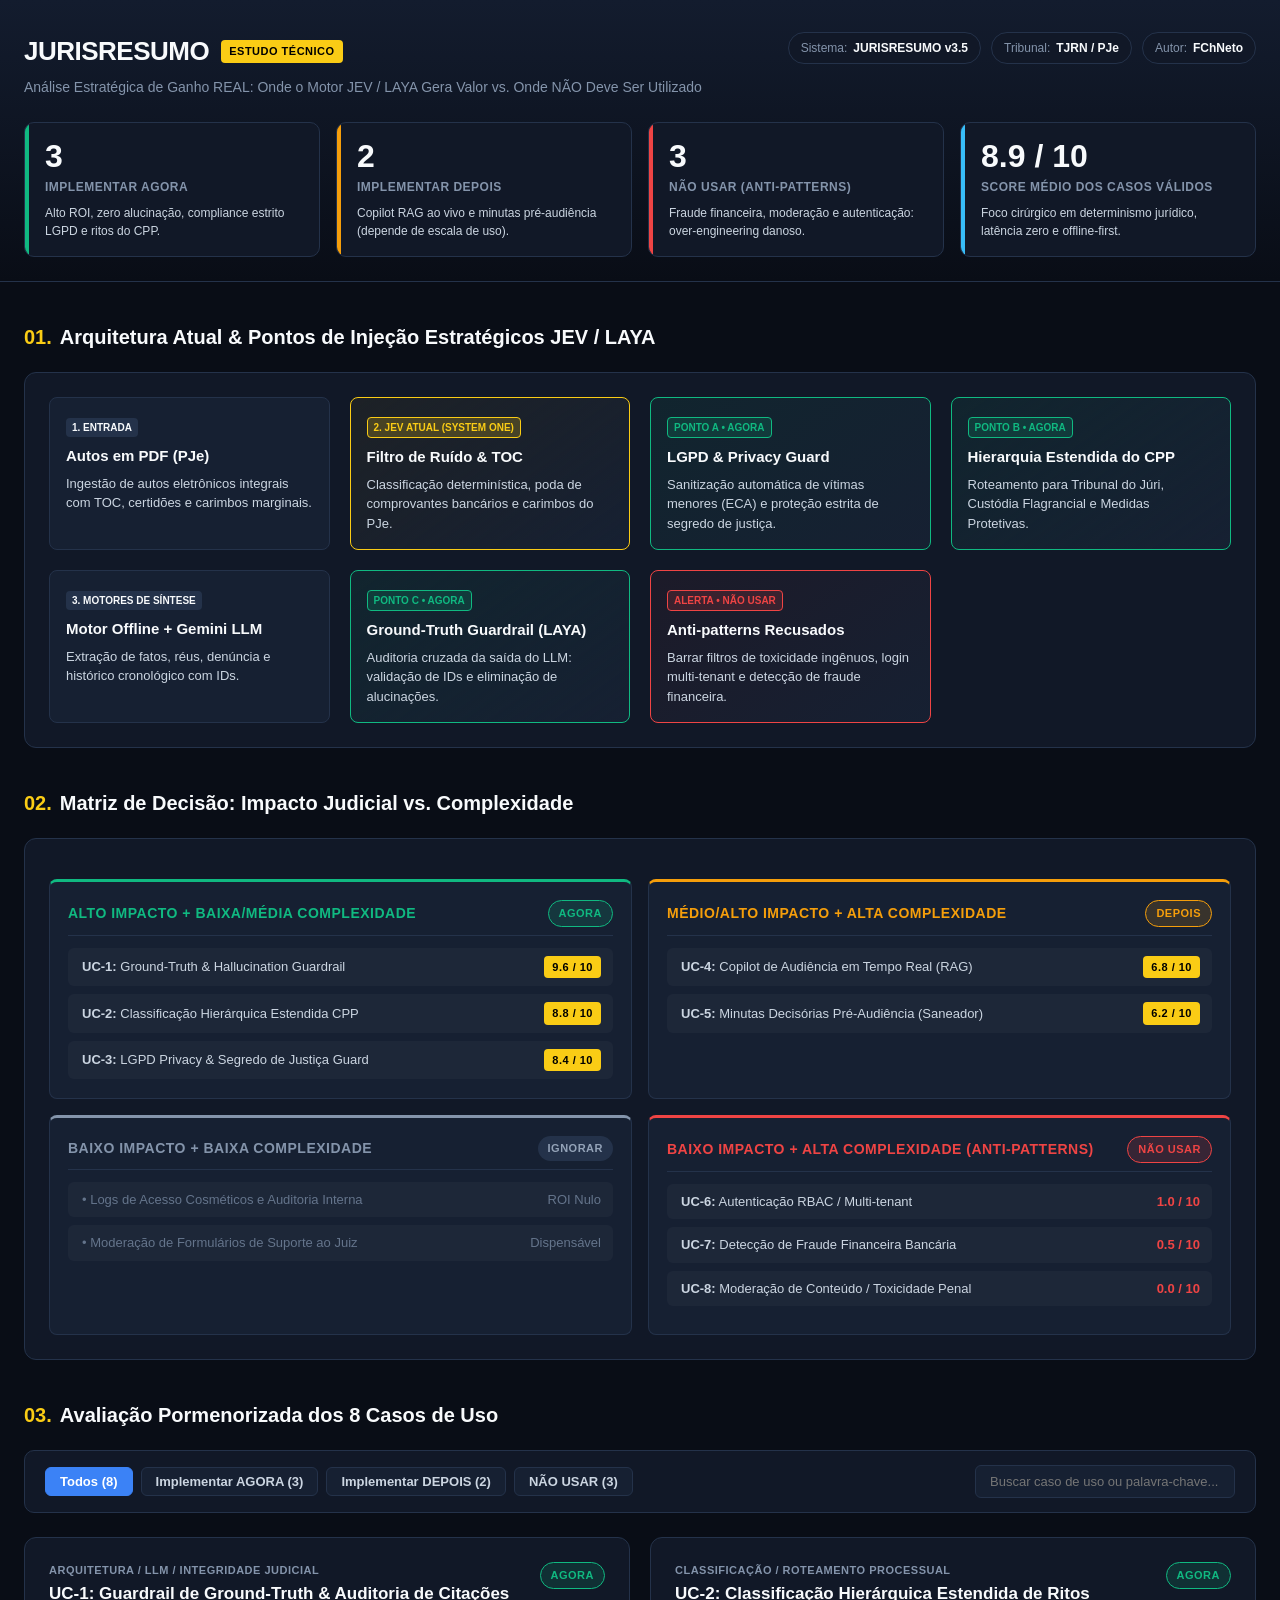
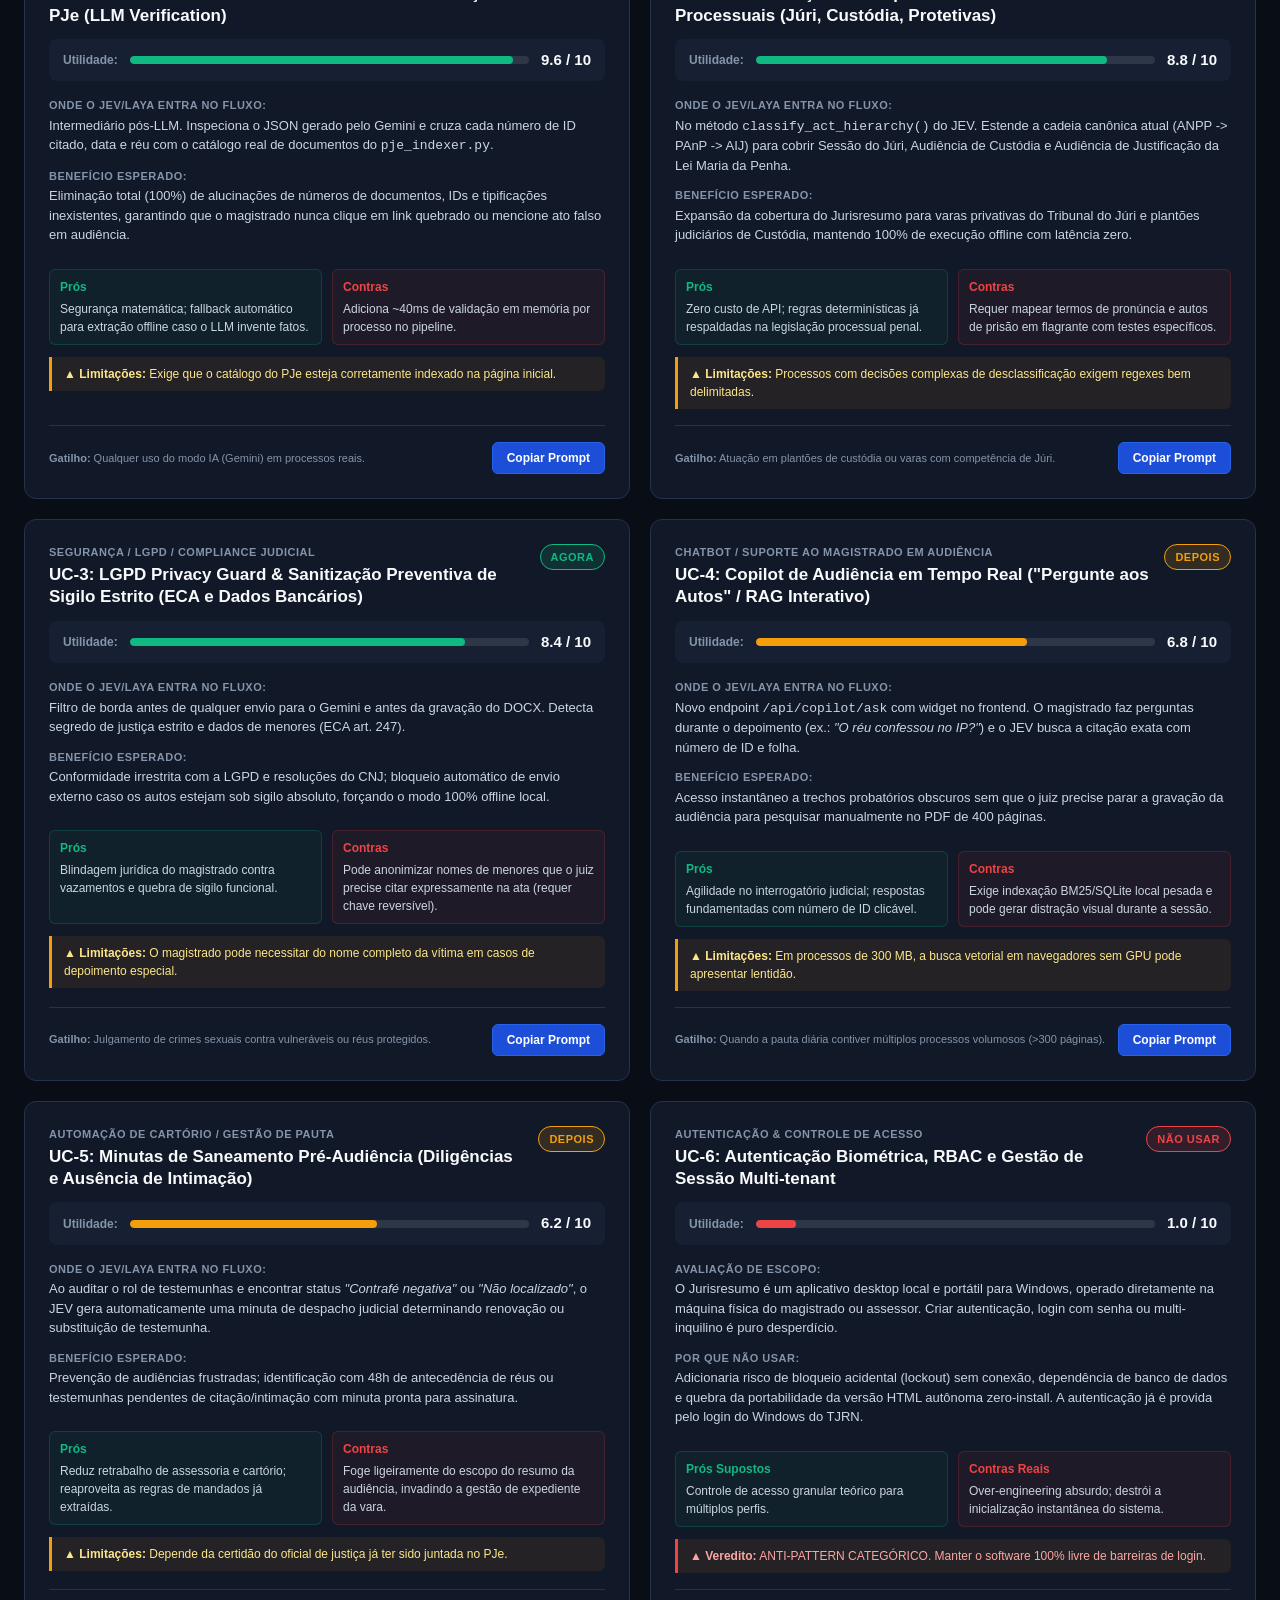
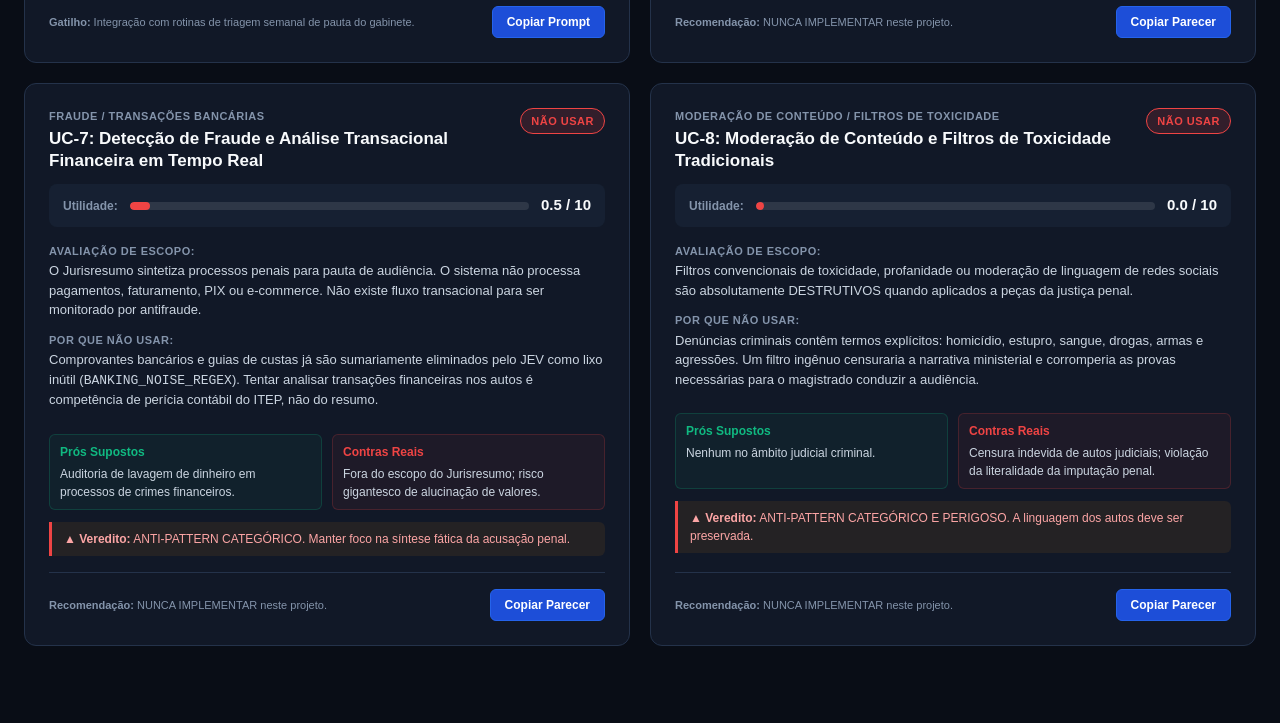
<file: dashboard_jev_laya/index.html>
<!DOCTYPE html>
<html lang="pt-BR">
<head>
  <meta charset="UTF-8">
  <meta name="viewport" content="width=device-width, initial-scale=1.0">
  <title>JURISRESUMO — Dashboard Estratégico JEV / LAYA</title>
  <style>
    :root {
      --bg-main: #090d16;
      --bg-surface: #111827;
      --bg-card: #162032;
      --bg-card-hover: #1e2c45;
      --border-color: #24324a;
      --border-highlight: #3b82f6;
      --text-title: #f8fafc;
      --text-body: #cbd5e1;
      --text-muted: #8494ab;
      --accent-gold: #facc15;
      --accent-green: #10b981;
      --accent-green-bg: rgba(16, 185, 129, 0.15);
      --accent-blue: #38bdf8;
      --accent-amber: #f59e0b;
      --accent-amber-bg: rgba(245, 158, 11, 0.15);
      --accent-red: #ef4444;
      --accent-red-bg: rgba(239, 68, 68, 0.15);
      --font-family: -apple-system, BlinkMacSystemFont, 'Segoe UI', Roboto, Helvetica, Arial, sans-serif;
    }

    * {
      box-sizing: border-box;
      margin: 0;
      padding: 0;
    }

    body {
      background-color: var(--bg-main);
      color: var(--text-body);
      font-family: var(--font-family);
      line-height: 1.5;
      padding-bottom: 80px;
    }

    .container {
      max-width: 1400px;
      margin: 0 auto;
      padding: 0 24px;
    }

    /* HEADER */
    header {
      background: linear-gradient(180deg, #131c2e 0%, var(--bg-main) 100%);
      border-bottom: 1px solid var(--border-color);
      padding: 32px 0 24px;
      margin-bottom: 32px;
    }

    .header-top {
      display: flex;
      justify-content: space-between;
      align-items: flex-start;
      flex-wrap: wrap;
      gap: 16px;
    }

    .brand-title {
      font-size: 26px;
      font-weight: 800;
      color: var(--text-title);
      letter-spacing: -0.5px;
      display: flex;
      align-items: center;
      gap: 12px;
    }

    .badge-gold {
      background: var(--accent-gold);
      color: #000;
      font-size: 11px;
      font-weight: 800;
      padding: 3px 8px;
      border-radius: 4px;
      text-transform: uppercase;
      letter-spacing: 0.5px;
    }

    .brand-subtitle {
      color: var(--text-muted);
      font-size: 14px;
      margin-top: 6px;
    }

    .meta-badges {
      display: flex;
      gap: 10px;
      flex-wrap: wrap;
    }

    .meta-pill {
      background: var(--bg-surface);
      border: 1px solid var(--border-color);
      color: var(--text-muted);
      font-size: 12px;
      padding: 6px 12px;
      border-radius: 20px;
      display: flex;
      align-items: center;
      gap: 6px;
    }

    .meta-pill strong {
      color: var(--text-title);
    }

    /* KPI METRICS */
    .kpi-grid {
      display: grid;
      grid-template-columns: repeat(auto-fit, minmax(220px, 1fr));
      gap: 16px;
      margin-top: 24px;
    }

    .kpi-card {
      background: var(--bg-surface);
      border: 1px solid var(--border-color);
      border-radius: 10px;
      padding: 16px 20px;
      display: flex;
      flex-direction: column;
      position: relative;
      overflow: hidden;
    }

    .kpi-card::before {
      content: '';
      position: absolute;
      top: 0;
      left: 0;
      width: 4px;
      height: 100%;
    }

    .kpi-card.green::before { background: var(--accent-green); }
    .kpi-card.amber::before { background: var(--accent-amber); }
    .kpi-card.red::before { background: var(--accent-red); }
    .kpi-card.blue::before { background: var(--accent-blue); }

    .kpi-value {
      font-size: 32px;
      font-weight: 800;
      color: var(--text-title);
      line-height: 1.1;
    }

    .kpi-label {
      font-size: 12px;
      color: var(--text-muted);
      font-weight: 600;
      text-transform: uppercase;
      letter-spacing: 0.5px;
      margin-top: 4px;
    }

    .kpi-desc {
      font-size: 12px;
      color: var(--text-body);
      margin-top: 8px;
    }

    /* SECTION TITLES */
    .section-header {
      margin: 40px 0 20px;
      display: flex;
      justify-content: space-between;
      align-items: center;
      flex-wrap: wrap;
      gap: 12px;
    }

    .section-title {
      font-size: 20px;
      font-weight: 700;
      color: var(--text-title);
      display: flex;
      align-items: center;
      gap: 8px;
    }

    .section-title span {
      color: var(--accent-gold);
    }

    /* ARCHITECTURE DIAGRAM */
    .arch-container {
      background: var(--bg-surface);
      border: 1px solid var(--border-color);
      border-radius: 12px;
      padding: 24px;
      margin-bottom: 36px;
    }

    .arch-flow {
      display: grid;
      grid-template-columns: repeat(auto-fit, minmax(280px, 1fr));
      gap: 20px;
      position: relative;
    }

    .arch-block {
      background: var(--bg-card);
      border: 1px solid var(--border-color);
      border-radius: 8px;
      padding: 16px;
    }

    .arch-block.active-jev {
      border-color: var(--accent-gold);
      background: linear-gradient(145deg, rgba(250, 204, 21, 0.05) 0%, var(--bg-card) 100%);
    }

    .arch-block.new-point {
      border-color: var(--accent-green);
      background: linear-gradient(145deg, rgba(16, 185, 129, 0.08) 0%, var(--bg-card) 100%);
    }

    .arch-block.anti-point {
      border-color: var(--accent-red);
      background: linear-gradient(145deg, rgba(239, 68, 68, 0.05) 0%, var(--bg-card) 100%);
    }

    .arch-tag {
      font-size: 10px;
      font-weight: 800;
      text-transform: uppercase;
      padding: 2px 6px;
      border-radius: 4px;
      display: inline-block;
      margin-bottom: 8px;
    }

    .tag-current { background: var(--border-color); color: var(--text-title); }
    .tag-jev { background: rgba(250, 204, 21, 0.2); color: var(--accent-gold); border: 1px solid var(--accent-gold); }
    .tag-laya { background: var(--accent-green-bg); color: var(--accent-green); border: 1px solid var(--accent-green); }
    .tag-anti { background: var(--accent-red-bg); color: var(--accent-red); border: 1px solid var(--accent-red); }

    .arch-title {
      font-size: 15px;
      font-weight: 700;
      color: var(--text-title);
      margin-bottom: 6px;
    }

    .arch-desc {
      font-size: 13px;
      color: var(--text-body);
    }

    /* FILTERS & SEARCH */
    .controls-bar {
      display: flex;
      justify-content: space-between;
      align-items: center;
      flex-wrap: wrap;
      gap: 16px;
      background: var(--bg-surface);
      border: 1px solid var(--border-color);
      padding: 14px 20px;
      border-radius: 10px;
      margin-bottom: 24px;
    }

    .filter-tabs {
      display: flex;
      gap: 8px;
      flex-wrap: wrap;
    }

    .filter-btn {
      background: var(--bg-card);
      border: 1px solid var(--border-color);
      color: var(--text-body);
      font-size: 13px;
      font-weight: 600;
      padding: 6px 14px;
      border-radius: 6px;
      cursor: pointer;
      transition: all 0.2s;
    }

    .filter-btn:hover {
      background: var(--bg-card-hover);
      color: var(--text-title);
    }

    .filter-btn.active {
      background: var(--border-highlight);
      border-color: var(--border-highlight);
      color: #fff;
    }

    .search-input {
      background: var(--bg-card);
      border: 1px solid var(--border-color);
      color: var(--text-title);
      padding: 8px 14px;
      border-radius: 6px;
      font-size: 13px;
      min-width: 260px;
      outline: none;
    }

    .search-input:focus {
      border-color: var(--accent-blue);
    }

    /* MATRIX VIEW */
    .matrix-box {
      background: var(--bg-surface);
      border: 1px solid var(--border-color);
      border-radius: 12px;
      padding: 24px;
      margin-bottom: 36px;
    }

    .matrix-grid {
      display: grid;
      grid-template-columns: 1fr 1fr;
      gap: 16px;
      margin-top: 16px;
    }

    @media (max-width: 900px) {
      .matrix-grid { grid-template-columns: 1fr; }
    }

    .matrix-quadrant {
      background: var(--bg-card);
      border: 1px solid var(--border-color);
      border-radius: 8px;
      padding: 18px;
      min-height: 220px;
      display: flex;
      flex-direction: column;
    }

    .quad-header {
      display: flex;
      justify-content: space-between;
      align-items: center;
      margin-bottom: 12px;
      padding-bottom: 8px;
      border-bottom: 1px solid var(--border-color);
    }

    .quad-title {
      font-size: 14px;
      font-weight: 700;
      text-transform: uppercase;
      letter-spacing: 0.5px;
    }

    .q1 { border-top: 3px solid var(--accent-green); }
    .q1 .quad-title { color: var(--accent-green); }
    .q2 { border-top: 3px solid var(--accent-amber); }
    .q2 .quad-title { color: var(--accent-amber); }
    .q3 { border-top: 3px solid var(--text-muted); }
    .q3 .quad-title { color: var(--text-muted); }
    .q4 { border-top: 3px solid var(--accent-red); }
    .q4 .quad-title { color: var(--accent-red); }

    .quad-list {
      display: flex;
      flex-direction: column;
      gap: 8px;
      flex-grow: 1;
    }

    .quad-item {
      background: rgba(255, 255, 255, 0.03);
      padding: 8px 12px;
      border-radius: 6px;
      font-size: 13px;
      display: flex;
      justify-content: space-between;
      align-items: center;
      border-left: 2px solid transparent;
    }

    .quad-item:hover {
      background: rgba(255, 255, 255, 0.06);
    }

    /* CARDS GRID */
    .cards-grid {
      display: grid;
      grid-template-columns: repeat(auto-fill, minmax(420px, 1fr));
      gap: 20px;
    }

    @media (max-width: 600px) {
      .cards-grid { grid-template-columns: 1fr; }
    }

    .usecase-card {
      background: var(--bg-surface);
      border: 1px solid var(--border-color);
      border-radius: 12px;
      padding: 24px;
      display: flex;
      flex-direction: column;
      transition: transform 0.2s, border-color 0.2s, box-shadow 0.2s;
    }

    .usecase-card:hover {
      border-color: var(--border-highlight);
      box-shadow: 0 10px 25px -5px rgba(0, 0, 0, 0.3);
      transform: translateY(-2px);
    }

    .card-top {
      display: flex;
      justify-content: space-between;
      align-items: flex-start;
      gap: 12px;
      margin-bottom: 12px;
    }

    .card-title-group {
      flex: 1;
    }

    .card-domain {
      font-size: 11px;
      font-weight: 700;
      text-transform: uppercase;
      letter-spacing: 0.5px;
      color: var(--text-muted);
      margin-bottom: 4px;
    }

    .card-title {
      font-size: 17px;
      font-weight: 700;
      color: var(--text-title);
      line-height: 1.3;
    }

    .badge-status {
      font-size: 11px;
      font-weight: 800;
      padding: 4px 10px;
      border-radius: 20px;
      text-transform: uppercase;
      letter-spacing: 0.5px;
      white-space: nowrap;
    }

    .badge-agora {
      background: var(--accent-green-bg);
      color: var(--accent-green);
      border: 1px solid var(--accent-green);
    }

    .badge-depois {
      background: var(--accent-amber-bg);
      color: var(--accent-amber);
      border: 1px solid var(--accent-amber);
    }

    .badge-nao-usar {
      background: var(--accent-red-bg);
      color: var(--accent-red);
      border: 1px solid var(--accent-red);
    }

    /* SCORE BAR */
    .score-container {
      display: flex;
      align-items: center;
      gap: 12px;
      background: var(--bg-card);
      padding: 10px 14px;
      border-radius: 8px;
      margin-bottom: 16px;
    }

    .score-label {
      font-size: 12px;
      font-weight: 600;
      color: var(--text-muted);
      white-space: nowrap;
    }

    .score-bar-bg {
      flex: 1;
      height: 8px;
      background: rgba(255, 255, 255, 0.1);
      border-radius: 4px;
      overflow: hidden;
    }

    .score-bar-fill {
      height: 100%;
      border-radius: 4px;
      transition: width 0.6s ease;
    }

    .score-number {
      font-size: 15px;
      font-weight: 800;
      color: var(--text-title);
      white-space: nowrap;
    }

    /* CARD DETAILS */
    .card-detail-item {
      margin-bottom: 12px;
    }

    .detail-label {
      font-size: 11px;
      font-weight: 700;
      text-transform: uppercase;
      color: var(--text-muted);
      letter-spacing: 0.5px;
      margin-bottom: 2px;
    }

    .detail-text {
      font-size: 13px;
      color: var(--text-body);
    }

    .pros-cons {
      display: grid;
      grid-template-columns: 1fr 1fr;
      gap: 10px;
      margin: 12px 0;
    }

    .pro-box {
      background: rgba(16, 185, 129, 0.06);
      border: 1px solid rgba(16, 185, 129, 0.2);
      border-radius: 6px;
      padding: 8px 10px;
      font-size: 12px;
    }

    .con-box {
      background: rgba(239, 68, 68, 0.06);
      border: 1px solid rgba(239, 68, 68, 0.2);
      border-radius: 6px;
      padding: 8px 10px;
      font-size: 12px;
    }

    .box-title {
      font-weight: 700;
      margin-bottom: 4px;
    }
    .pro-box .box-title { color: var(--accent-green); }
    .con-box .box-title { color: var(--accent-red); }

    .risk-alert {
      background: rgba(245, 158, 11, 0.08);
      border-left: 3px solid var(--accent-amber);
      padding: 8px 12px;
      border-radius: 0 6px 6px 0;
      font-size: 12px;
      margin-bottom: 16px;
      color: #fde68a;
    }

    /* CARD FOOTER */
    .card-footer {
      margin-top: auto;
      padding-top: 16px;
      border-top: 1px solid var(--border-color);
      display: flex;
      justify-content: space-between;
      align-items: center;
      gap: 12px;
    }

    .scale-text {
      font-size: 11px;
      color: var(--text-muted);
      flex: 1;
    }

    .btn-action {
      background: var(--bg-card);
      border: 1px solid var(--border-color);
      color: var(--text-title);
      font-size: 12px;
      font-weight: 600;
      padding: 8px 14px;
      border-radius: 6px;
      cursor: pointer;
      display: inline-flex;
      align-items: center;
      gap: 6px;
      transition: all 0.2s;
      white-space: nowrap;
    }

    .btn-action:hover {
      background: var(--border-highlight);
      border-color: var(--border-highlight);
      color: #fff;
    }

    .btn-copy {
      background: #1d4ed8;
      border-color: #2563eb;
      color: #fff;
    }

    .btn-copy:hover {
      background: #2563eb;
    }

    /* PROMPT MODAL / DRAWER */
    .modal-overlay {
      position: fixed;
      top: 0;
      left: 0;
      width: 100vw;
      height: 100vh;
      background: rgba(0, 0, 0, 0.75);
      backdrop-filter: blur(4px);
      display: none;
      align-items: center;
      justify-content: center;
      z-index: 9999;
      padding: 20px;
    }

    .modal-overlay.active {
      display: flex;
    }

    .modal-content {
      background: var(--bg-surface);
      border: 1px solid var(--border-color);
      border-radius: 12px;
      width: 100%;
      max-width: 850px;
      max-height: 85vh;
      display: flex;
      flex-direction: column;
      box-shadow: 0 25px 50px -12px rgba(0, 0, 0, 0.5);
    }

    .modal-header {
      padding: 16px 24px;
      border-bottom: 1px solid var(--border-color);
      display: flex;
      justify-content: space-between;
      align-items: center;
    }

    .modal-title {
      font-size: 16px;
      font-weight: 700;
      color: var(--text-title);
    }

    .btn-close {
      background: transparent;
      border: none;
      color: var(--text-muted);
      font-size: 20px;
      cursor: pointer;
      line-height: 1;
    }

    .btn-close:hover {
      color: #fff;
    }

    .modal-body {
      padding: 20px 24px;
      overflow-y: auto;
      flex-grow: 1;
    }

    .prompt-box {
      background: #0b101b;
      border: 1px solid #1f2d42;
      border-radius: 8px;
      padding: 16px;
      color: #e2e8f0;
      font-family: Consolas, Monaco, 'Courier New', Courier, monospace;
      font-size: 12.5px;
      line-height: 1.6;
      white-space: pre-wrap;
      word-break: break-word;
      user-select: all;
    }

    .modal-footer {
      padding: 14px 24px;
      border-top: 1px solid var(--border-color);
      display: flex;
      justify-content: flex-end;
      gap: 12px;
    }

    /* TOAST */
    .toast {
      position: fixed;
      bottom: 24px;
      right: 24px;
      background: var(--accent-green);
      color: #000;
      font-weight: 700;
      font-size: 13px;
      padding: 12px 20px;
      border-radius: 8px;
      box-shadow: 0 10px 25px rgba(0, 0, 0, 0.4);
      display: none;
      align-items: center;
      gap: 8px;
      z-index: 10000;
      animation: slideIn 0.3s ease;
    }

    @keyframes slideIn {
      from { transform: translateY(20px); opacity: 0; }
      to { transform: translateY(0); opacity: 1; }
    }
  </style>
</head>
<body>

  <header>
    <div class="container">
      <div class="header-top">
        <div>
          <div class="brand-title">
            JURISRESUMO
            <span class="badge-gold">ESTUDO TÉCNICO</span>
          </div>
          <div class="brand-subtitle">
            Análise Estratégica de Ganho REAL: Onde o Motor JEV / LAYA Gera Valor vs. Onde NÃO Deve Ser Utilizado
          </div>
        </div>
        <div class="meta-badges">
          <div class="meta-pill">Sistema: <strong>JURISRESUMO v3.5</strong></div>
          <div class="meta-pill">Tribunal: <strong>TJRN / PJe</strong></div>
          <div class="meta-pill">Autor: <strong>FChNeto</strong></div>
        </div>
      </div>

      <div class="kpi-grid">
        <div class="kpi-card green">
          <div class="kpi-value">3</div>
          <div class="kpi-label">Implementar AGORA</div>
          <div class="kpi-desc">Alto ROI, zero alucinação, compliance estrito LGPD e ritos do CPP.</div>
        </div>
        <div class="kpi-card amber">
          <div class="kpi-value">2</div>
          <div class="kpi-label">Implementar DEPOIS</div>
          <div class="kpi-desc">Copilot RAG ao vivo e minutas pré-audiência (depende de escala de uso).</div>
        </div>
        <div class="kpi-card red">
          <div class="kpi-value">3</div>
          <div class="kpi-label">NÃO USAR (Anti-patterns)</div>
          <div class="kpi-desc">Fraude financeira, moderação e autenticação: over-engineering danoso.</div>
        </div>
        <div class="kpi-card blue">
          <div class="kpi-value">8.9 / 10</div>
          <div class="kpi-label">Score Médio dos Casos Válidos</div>
          <div class="kpi-desc">Foco cirúrgico em determinismo jurídico, latência zero e offline-first.</div>
        </div>
      </div>
    </div>
  </header>

  <main class="container">

    <!-- ARQUITETURA ATUAL E PONTOS DE INJEÇÃO JEV/LAYA -->
    <section>
      <div class="section-header">
        <div class="section-title">
          <span>01.</span> Arquitetura Atual & Pontos de Injeção Estratégicos JEV / LAYA
        </div>
      </div>

      <div class="arch-container">
        <div class="arch-flow">
          <div class="arch-block">
            <span class="arch-tag tag-current">1. Entrada</span>
            <div class="arch-title">Autos em PDF (PJe)</div>
            <div class="arch-desc">Ingestão de autos eletrônicos integrais com TOC, certidões e carimbos marginais.</div>
          </div>

          <div class="arch-block active-jev">
            <span class="arch-tag tag-jev">2. JEV Atual (System One)</span>
            <div class="arch-title">Filtro de Ruído & TOC</div>
            <div class="arch-desc">Classificação determinística, poda de comprovantes bancários e carimbos do PJe.</div>
          </div>

          <div class="arch-block new-point">
            <span class="arch-tag tag-laya">Ponto A • AGORA</span>
            <div class="arch-title">LGPD & Privacy Guard</div>
            <div class="arch-desc">Sanitização automática de vítimas menores (ECA) e proteção estrita de segredo de justiça.</div>
          </div>

          <div class="arch-block new-point">
            <span class="arch-tag tag-laya">Ponto B • AGORA</span>
            <div class="arch-title">Hierarquia Estendida do CPP</div>
            <div class="arch-desc">Roteamento para Tribunal do Júri, Custódia Flagrancial e Medidas Protetivas.</div>
          </div>

          <div class="arch-block">
            <span class="arch-tag tag-current">3. Motores de Síntese</span>
            <div class="arch-title">Motor Offline + Gemini LLM</div>
            <div class="arch-desc">Extração de fatos, réus, denúncia e histórico cronológico com IDs.</div>
          </div>

          <div class="arch-block new-point">
            <span class="arch-tag tag-laya">Ponto C • AGORA</span>
            <div class="arch-title">Ground-Truth Guardrail (LAYA)</div>
            <div class="arch-desc">Auditoria cruzada da saída do LLM: validação de IDs e eliminação de alucinações.</div>
          </div>

          <div class="arch-block anti-point">
            <span class="arch-tag tag-anti">Alerta • NÃO USAR</span>
            <div class="arch-title">Anti-patterns Recusados</div>
            <div class="arch-desc">Barrar filtros de toxicidade ingênuos, login multi-tenant e detecção de fraude financeira.</div>
          </div>
        </div>
      </div>
    </section>

    <!-- MATRIZ IMPACTO X COMPLEXIDADE -->
    <section>
      <div class="section-header">
        <div class="section-title">
          <span>02.</span> Matriz de Decisão: Impacto Judicial vs. Complexidade
        </div>
      </div>

      <div class="matrix-box">
        <div class="matrix-grid">
          <!-- Q1: Quick Wins -->
          <div class="matrix-quadrant q1">
            <div class="quad-header">
              <span class="quad-title">ALTO IMPACTO + BAIXA/MÉDIA COMPLEXIDADE</span>
              <span class="badge-status badge-agora">AGORA</span>
            </div>
            <div class="quad-list">
              <div class="quad-item">
                <span><strong>UC-1:</strong> Ground-Truth & Hallucination Guardrail</span>
                <span class="badge-gold">9.6 / 10</span>
              </div>
              <div class="quad-item">
                <span><strong>UC-2:</strong> Classificação Hierárquica Estendida CPP</span>
                <span class="badge-gold">8.8 / 10</span>
              </div>
              <div class="quad-item">
                <span><strong>UC-3:</strong> LGPD Privacy & Segredo de Justiça Guard</span>
                <span class="badge-gold">8.4 / 10</span>
              </div>
            </div>
          </div>

          <!-- Q2: Estratégicos -->
          <div class="matrix-quadrant q2">
            <div class="quad-header">
              <span class="quad-title">MÉDIO/ALTO IMPACTO + ALTA COMPLEXIDADE</span>
              <span class="badge-status badge-depois">DEPOIS</span>
            </div>
            <div class="quad-list">
              <div class="quad-item">
                <span><strong>UC-4:</strong> Copilot de Audiência em Tempo Real (RAG)</span>
                <span class="badge-gold">6.8 / 10</span>
              </div>
              <div class="quad-item">
                <span><strong>UC-5:</strong> Minutas Decisórias Pré-Audiência (Saneador)</span>
                <span class="badge-gold">6.2 / 10</span>
              </div>
            </div>
          </div>

          <!-- Q3: Baixo Impacto Baixa Complexidade -->
          <div class="matrix-quadrant q3">
            <div class="quad-header">
              <span class="quad-title">BAIXO IMPACTO + BAIXA COMPLEXIDADE</span>
              <span class="badge-status" style="background:#24324a; color:#94a3b8;">IGNORAR</span>
            </div>
            <div class="quad-list">
              <div class="quad-item" style="color:#64748b;">
                <span>• Logs de Acesso Cosméticos e Auditoria Interna</span>
                <span>ROI Nulo</span>
              </div>
              <div class="quad-item" style="color:#64748b;">
                <span>• Moderação de Formulários de Suporte ao Juiz</span>
                <span>Dispensável</span>
              </div>
            </div>
          </div>

          <!-- Q4: Anti-patterns -->
          <div class="matrix-quadrant q4">
            <div class="quad-header">
              <span class="quad-title">BAIXO IMPACTO + ALTA COMPLEXIDADE (ANTI-PATTERNS)</span>
              <span class="badge-status badge-nao-usar">NÃO USAR</span>
            </div>
            <div class="quad-list">
              <div class="quad-item">
                <span><strong>UC-6:</strong> Autenticação RBAC / Multi-tenant</span>
                <span style="color:#ef4444; font-weight:700;">1.0 / 10</span>
              </div>
              <div class="quad-item">
                <span><strong>UC-7:</strong> Detecção de Fraude Financeira Bancária</span>
                <span style="color:#ef4444; font-weight:700;">0.5 / 10</span>
              </div>
              <div class="quad-item">
                <span><strong>UC-8:</strong> Moderação de Conteúdo / Toxicidade Penal</span>
                <span style="color:#ef4444; font-weight:700;">0.0 / 10</span>
              </div>
            </div>
          </div>
        </div>
      </div>
    </section>

    <!-- CARDS DOS CASOS DE USO -->
    <section>
      <div class="section-header">
        <div class="section-title">
          <span>03.</span> Avaliação Pormenorizada dos 8 Casos de Uso
        </div>
      </div>

      <div class="controls-bar">
        <div class="filter-tabs">
          <button class="filter-btn active" onclick="filterCards('ALL')">Todos (8)</button>
          <button class="filter-btn" onclick="filterCards('AGORA')">Implementar AGORA (3)</button>
          <button class="filter-btn" onclick="filterCards('DEPOIS')">Implementar DEPOIS (2)</button>
          <button class="filter-btn" onclick="filterCards('NAO_USAR')">NÃO USAR (3)</button>
        </div>
        <input type="text" id="searchInput" class="search-input" placeholder="Buscar caso de uso ou palavra-chave..." oninput="searchCards()">
      </div>

      <div class="cards-grid" id="cardsGrid">

        <!-- CARD 1 -->
        <div class="usecase-card" data-status="AGORA" data-title="ground truth verificacao citacoes llm guardrail alucinacao">
          <div class="card-top">
            <div class="card-title-group">
              <div class="card-domain">Arquitetura / LLM / Integridade Judicial</div>
              <div class="card-title">UC-1: Guardrail de Ground-Truth & Auditoria de Citações PJe (LLM Verification)</div>
            </div>
            <span class="badge-status badge-agora">AGORA</span>
          </div>

          <div class="score-container">
            <span class="score-label">Utilidade:</span>
            <div class="score-bar-bg">
              <div class="score-bar-fill" style="width: 96%; background: var(--accent-green);"></div>
            </div>
            <span class="score-number">9.6 / 10</span>
          </div>

          <div class="card-detail-item">
            <div class="detail-label">Onde o JEV/LAYA Entra no Fluxo:</div>
            <div class="detail-text">Intermediário pós-LLM. Inspeciona o JSON gerado pelo Gemini e cruza cada número de ID citado, data e réu com o catálogo real de documentos do <code>pje_indexer.py</code>.</div>
          </div>

          <div class="card-detail-item">
            <div class="detail-label">Benefício Esperado:</div>
            <div class="detail-text">Eliminação total (100%) de alucinações de números de documentos, IDs e tipificações inexistentes, garantindo que o magistrado nunca clique em link quebrado ou mencione ato falso em audiência.</div>
          </div>

          <div class="pros-cons">
            <div class="pro-box">
              <div class="box-title">Prós</div>
              Segurança matemática; fallback automático para extração offline caso o LLM invente fatos.
            </div>
            <div class="con-box">
              <div class="box-title">Contras</div>
              Adiciona ~40ms de validação em memória por processo no pipeline.
            </div>
          </div>

          <div class="risk-alert">
            <strong>▲ Limitações:</strong> Exige que o catálogo do PJe esteja corretamente indexado na página inicial.
          </div>

          <div class="card-footer">
            <div class="scale-text"><strong>Gatilho:</strong> Qualquer uso do modo IA (Gemini) em processos reais.</div>
            <button class="btn-action btn-copy" onclick="openPromptModal(1)">Copiar Prompt</button>
          </div>
        </div>

        <!-- CARD 2 -->
        <div class="usecase-card" data-status="AGORA" data-title="classificacao hierarquica ritos juri custodia medidas protetivas cpp">
          <div class="card-top">
            <div class="card-title-group">
              <div class="card-domain">Classificação / Roteamento Processual</div>
              <div class="card-title">UC-2: Classificação Hierárquica Estendida de Ritos Processuais (Júri, Custódia, Protetivas)</div>
            </div>
            <span class="badge-status badge-agora">AGORA</span>
          </div>

          <div class="score-container">
            <span class="score-label">Utilidade:</span>
            <div class="score-bar-bg">
              <div class="score-bar-fill" style="width: 88%; background: var(--accent-green);"></div>
            </div>
            <span class="score-number">8.8 / 10</span>
          </div>

          <div class="card-detail-item">
            <div class="detail-label">Onde o JEV/LAYA Entra no Fluxo:</div>
            <div class="detail-text">No método <code>classify_act_hierarchy()</code> do JEV. Estende a cadeia canônica atual (ANPP -> PAnP -> AIJ) para cobrir Sessão do Júri, Audiência de Custódia e Audiência de Justificação da Lei Maria da Penha.</div>
          </div>

          <div class="card-detail-item">
            <div class="detail-label">Benefício Esperado:</div>
            <div class="detail-text">Expansão da cobertura do Jurisresumo para varas privativas do Tribunal do Júri e plantões judiciários de Custódia, mantendo 100% de execução offline com latência zero.</div>
          </div>

          <div class="pros-cons">
            <div class="pro-box">
              <div class="box-title">Prós</div>
              Zero custo de API; regras determinísticas já respaldadas na legislação processual penal.
            </div>
            <div class="con-box">
              <div class="box-title">Contras</div>
              Requer mapear termos de pronúncia e autos de prisão em flagrante com testes específicos.
            </div>
          </div>

          <div class="risk-alert">
            <strong>▲ Limitações:</strong> Processos com decisões complexas de desclassificação exigem regexes bem delimitadas.
          </div>

          <div class="card-footer">
            <div class="scale-text"><strong>Gatilho:</strong> Atuação em plantões de custódia ou varas com competência de Júri.</div>
            <button class="btn-action btn-copy" onclick="openPromptModal(2)">Copiar Prompt</button>
          </div>
        </div>

        <!-- CARD 3 -->
        <div class="usecase-card" data-status="AGORA" data-title="seguranca lgpd privacidade menor eca segredo de justica">
          <div class="card-top">
            <div class="card-title-group">
              <div class="card-domain">Segurança / LGPD / Compliance Judicial</div>
              <div class="card-title">UC-3: LGPD Privacy Guard & Sanitização Preventiva de Sigilo Estrito (ECA e Dados Bancários)</div>
            </div>
            <span class="badge-status badge-agora">AGORA</span>
          </div>

          <div class="score-container">
            <span class="score-label">Utilidade:</span>
            <div class="score-bar-bg">
              <div class="score-bar-fill" style="width: 84%; background: var(--accent-green);"></div>
            </div>
            <span class="score-number">8.4 / 10</span>
          </div>

          <div class="card-detail-item">
            <div class="detail-label">Onde o JEV/LAYA Entra no Fluxo:</div>
            <div class="detail-text">Filtro de borda antes de qualquer envio para o Gemini e antes da gravação do DOCX. Detecta segredo de justiça estrito e dados de menores (ECA art. 247).</div>
          </div>

          <div class="card-detail-item">
            <div class="detail-label">Benefício Esperado:</div>
            <div class="detail-text">Conformidade irrestrita com a LGPD e resoluções do CNJ; bloqueio automático de envio externo caso os autos estejam sob sigilo absoluto, forçando o modo 100% offline local.</div>
          </div>

          <div class="pros-cons">
            <div class="pro-box">
              <div class="box-title">Prós</div>
              Blindagem jurídica do magistrado contra vazamentos e quebra de sigilo funcional.
            </div>
            <div class="con-box">
              <div class="box-title">Contras</div>
              Pode anonimizar nomes de menores que o juiz precise citar expressamente na ata (requer chave reversível).
            </div>
          </div>

          <div class="risk-alert">
            <strong>▲ Limitações:</strong> O magistrado pode necessitar do nome completo da vítima em casos de depoimento especial.
          </div>

          <div class="card-footer">
            <div class="scale-text"><strong>Gatilho:</strong> Julgamento de crimes sexuais contra vulneráveis ou réus protegidos.</div>
            <button class="btn-action btn-copy" onclick="openPromptModal(3)">Copiar Prompt</button>
          </div>
        </div>

        <!-- CARD 4 -->
        <div class="usecase-card" data-status="DEPOIS" data-title="copilot chatbot suporte audiencia tempo real rag pergunte aos autos">
          <div class="card-top">
            <div class="card-title-group">
              <div class="card-domain">Chatbot / Suporte ao Magistrado em Audiência</div>
              <div class="card-title">UC-4: Copilot de Audiência em Tempo Real ("Pergunte aos Autos" / RAG Interativo)</div>
            </div>
            <span class="badge-status badge-depois">DEPOIS</span>
          </div>

          <div class="score-container">
            <span class="score-label">Utilidade:</span>
            <div class="score-bar-bg">
              <div class="score-bar-fill" style="width: 68%; background: var(--accent-amber);"></div>
            </div>
            <span class="score-number">6.8 / 10</span>
          </div>

          <div class="card-detail-item">
            <div class="detail-label">Onde o JEV/LAYA Entra no Fluxo:</div>
            <div class="detail-text">Novo endpoint <code>/api/copilot/ask</code> com widget no frontend. O magistrado faz perguntas durante o depoimento (ex.: <em>"O réu confessou no IP?"</em>) e o JEV busca a citação exata com número de ID e folha.</div>
          </div>

          <div class="card-detail-item">
            <div class="detail-label">Benefício Esperado:</div>
            <div class="detail-text">Acesso instantâneo a trechos probatórios obscuros sem que o juiz precise parar a gravação da audiência para pesquisar manualmente no PDF de 400 páginas.</div>
          </div>

          <div class="pros-cons">
            <div class="pro-box">
              <div class="box-title">Prós</div>
              Agilidade no interrogatório judicial; respostas fundamentadas com número de ID clicável.
            </div>
            <div class="con-box">
              <div class="box-title">Contras</div>
              Exige indexação BM25/SQLite local pesada e pode gerar distração visual durante a sessão.
            </div>
          </div>

          <div class="risk-alert">
            <strong>▲ Limitações:</strong> Em processos de 300 MB, a busca vetorial em navegadores sem GPU pode apresentar lentidão.
          </div>

          <div class="card-footer">
            <div class="scale-text"><strong>Gatilho:</strong> Quando a pauta diária contiver múltiplos processos volumosos (>300 páginas).</div>
            <button class="btn-action btn-copy" onclick="openPromptModal(4)">Copiar Prompt</button>
          </div>
        </div>

        <!-- CARD 5 -->
        <div class="usecase-card" data-status="DEPOIS" data-title="automacao minutas despacho saneador falta intimacao diligencias">
          <div class="card-top">
            <div class="card-title-group">
              <div class="card-domain">Automação de Cartório / Gestão de Pauta</div>
              <div class="card-title">UC-5: Minutas de Saneamento Pré-Audiência (Diligências e Ausência de Intimação)</div>
            </div>
            <span class="badge-status badge-depois">DEPOIS</span>
          </div>

          <div class="score-container">
            <span class="score-label">Utilidade:</span>
            <div class="score-bar-bg">
              <div class="score-bar-fill" style="width: 62%; background: var(--accent-amber);"></div>
            </div>
            <span class="score-number">6.2 / 10</span>
          </div>

          <div class="card-detail-item">
            <div class="detail-label">Onde o JEV/LAYA Entra no Fluxo:</div>
            <div class="detail-text">Ao auditar o rol de testemunhas e encontrar status <em>"Contrafé negativa"</em> ou <em>"Não localizado"</em>, o JEV gera automaticamente uma minuta de despacho judicial determinando renovação ou substituição de testemunha.</div>
          </div>

          <div class="card-detail-item">
            <div class="detail-label">Benefício Esperado:</div>
            <div class="detail-text">Prevenção de audiências frustradas; identificação com 48h de antecedência de réus ou testemunhas pendentes de citação/intimação com minuta pronta para assinatura.</div>
          </div>

          <div class="pros-cons">
            <div class="pro-box">
              <div class="box-title">Prós</div>
              Reduz retrabalho de assessoria e cartório; reaproveita as regras de mandados já extraídas.
            </div>
            <div class="con-box">
              <div class="box-title">Contras</div>
              Foge ligeiramente do escopo do resumo da audiência, invadindo a gestão de expediente da vara.
            </div>
          </div>

          <div class="risk-alert">
            <strong>▲ Limitações:</strong> Depende da certidão do oficial de justiça já ter sido juntada no PJe.
          </div>

          <div class="card-footer">
            <div class="scale-text"><strong>Gatilho:</strong> Integração com rotinas de triagem semanal de pauta do gabinete.</div>
            <button class="btn-action btn-copy" onclick="openPromptModal(5)">Copiar Prompt</button>
          </div>
        </div>

        <!-- CARD 6 -->
        <div class="usecase-card" data-status="NAO_USAR" data-title="autenticacao rbac login controle acesso multi tenant sessao">
          <div class="card-top">
            <div class="card-title-group">
              <div class="card-domain">Autenticação & Controle de Acesso</div>
              <div class="card-title">UC-6: Autenticação Biométrica, RBAC e Gestão de Sessão Multi-tenant</div>
            </div>
            <span class="badge-status badge-nao-usar">NÃO USAR</span>
          </div>

          <div class="score-container">
            <span class="score-label">Utilidade:</span>
            <div class="score-bar-bg">
              <div class="score-bar-fill" style="width: 10%; background: var(--accent-red);"></div>
            </div>
            <span class="score-number">1.0 / 10</span>
          </div>

          <div class="card-detail-item">
            <div class="detail-label">Avaliação de Escopo:</div>
            <div class="detail-text">O Jurisresumo é um aplicativo desktop local e portátil para Windows, operado diretamente na máquina física do magistrado ou assessor. Criar autenticação, login com senha ou multi-inquilino é puro desperdício.</div>
          </div>

          <div class="card-detail-item">
            <div class="detail-label">Por que NÃO USAR:</div>
            <div class="detail-text">Adicionaria risco de bloqueio acidental (lockout) sem conexão, dependência de banco de dados e quebra da portabilidade da versão HTML autônoma zero-install. A autenticação já é provida pelo login do Windows do TJRN.</div>
          </div>

          <div class="pros-cons">
            <div class="pro-box">
              <div class="box-title">Prós Supostos</div>
              Controle de acesso granular teórico para múltiplos perfis.
            </div>
            <div class="con-box">
              <div class="box-title">Contras Reais</div>
              Over-engineering absurdo; destrói a inicialização instantânea do sistema.
            </div>
          </div>

          <div class="risk-alert" style="border-left-color: var(--accent-red); color: #fca5a5;">
            <strong>▲ Veredito:</strong> ANTI-PATTERN CATEGÓRICO. Manter o software 100% livre de barreiras de login.
          </div>

          <div class="card-footer">
            <div class="scale-text"><strong>Recomendação:</strong> NUNCA IMPLEMENTAR neste projeto.</div>
            <button class="btn-action btn-copy" onclick="openPromptModal(6)">Copiar Parecer</button>
          </div>
        </div>

        <!-- CARD 7 -->
        <div class="usecase-card" data-status="NAO_USAR" data-title="fraude transacoes bancarias analise financeira pix cartao">
          <div class="card-top">
            <div class="card-title-group">
              <div class="card-domain">Fraude / Transações Bancárias</div>
              <div class="card-title">UC-7: Detecção de Fraude e Análise Transacional Financeira em Tempo Real</div>
            </div>
            <span class="badge-status badge-nao-usar">NÃO USAR</span>
          </div>

          <div class="score-container">
            <span class="score-label">Utilidade:</span>
            <div class="score-bar-bg">
              <div class="score-bar-fill" style="width: 5%; background: var(--accent-red);"></div>
            </div>
            <span class="score-number">0.5 / 10</span>
          </div>

          <div class="card-detail-item">
            <div class="detail-label">Avaliação de Escopo:</div>
            <div class="detail-text">O Jurisresumo sintetiza processos penais para pauta de audiência. O sistema não processa pagamentos, faturamento, PIX ou e-commerce. Não existe fluxo transacional para ser monitorado por antifraude.</div>
          </div>

          <div class="card-detail-item">
            <div class="detail-label">Por que NÃO USAR:</div>
            <div class="detail-text">Comprovantes bancários e guias de custas já são sumariamente eliminados pelo JEV como lixo inútil (<code>BANKING_NOISE_REGEX</code>). Tentar analisar transações financeiras nos autos é competência de perícia contábil do ITEP, não do resumo.</div>
          </div>

          <div class="pros-cons">
            <div class="pro-box">
              <div class="box-title">Prós Supostos</div>
              Auditoria de lavagem de dinheiro em processos de crimes financeiros.
            </div>
            <div class="con-box">
              <div class="box-title">Contras Reais</div>
              Fora do escopo do Jurisresumo; risco gigantesco de alucinação de valores.
            </div>
          </div>

          <div class="risk-alert" style="border-left-color: var(--accent-red); color: #fca5a5;">
            <strong>▲ Veredito:</strong> ANTI-PATTERN CATEGÓRICO. Manter foco na síntese fática da acusação penal.
          </div>

          <div class="card-footer">
            <div class="scale-text"><strong>Recomendação:</strong> NUNCA IMPLEMENTAR neste projeto.</div>
            <button class="btn-action btn-copy" onclick="openPromptModal(7)">Copiar Parecer</button>
          </div>
        </div>

        <!-- CARD 8 -->
        <div class="usecase-card" data-status="NAO_USAR" data-title="moderacao conteudo toxicidade filtro palavras ofensivas profanidade">
          <div class="card-top">
            <div class="card-title-group">
              <div class="card-domain">Moderação de Conteúdo / Filtros de Toxicidade</div>
              <div class="card-title">UC-8: Moderação de Conteúdo e Filtros de Toxicidade Tradicionais</div>
            </div>
            <span class="badge-status badge-nao-usar">NÃO USAR</span>
          </div>

          <div class="score-container">
            <span class="score-label">Utilidade:</span>
            <div class="score-bar-bg">
              <div class="score-bar-fill" style="width: 2%; background: var(--accent-red);"></div>
            </div>
            <span class="score-number">0.0 / 10</span>
          </div>

          <div class="card-detail-item">
            <div class="detail-label">Avaliação de Escopo:</div>
            <div class="detail-text">Filtros convencionais de toxicidade, profanidade ou moderação de linguagem de redes sociais são absolutamente DESTRUTIVOS quando aplicados a peças da justiça penal.</div>
          </div>

          <div class="card-detail-item">
            <div class="detail-label">Por que NÃO USAR:</div>
            <div class="detail-text">Denúncias criminais contêm termos explícitos: homicídio, estupro, sangue, drogas, armas e agressões. Um filtro ingênuo censuraria a narrativa ministerial e corromperia as provas necessárias para o magistrado conduzir a audiência.</div>
          </div>

          <div class="pros-cons">
            <div class="pro-box">
              <div class="box-title">Prós Supostos</div>
              Nenhum no âmbito judicial criminal.
            </div>
            <div class="con-box">
              <div class="box-title">Contras Reais</div>
              Censura indevida de autos judiciais; violação da literalidade da imputação penal.
            </div>
          </div>

          <div class="risk-alert" style="border-left-color: var(--accent-red); color: #fca5a5;">
            <strong>▲ Veredito:</strong> ANTI-PATTERN CATEGÓRICO E PERIGOSO. A linguagem dos autos deve ser preservada.
          </div>

          <div class="card-footer">
            <div class="scale-text"><strong>Recomendação:</strong> NUNCA IMPLEMENTAR neste projeto.</div>
            <button class="btn-action btn-copy" onclick="openPromptModal(8)">Copiar Parecer</button>
          </div>
        </div>

      </div>
    </section>

  </main>

  <!-- MODAL PARA EXIBIÇÃO E CÓPIA DE PROMPT -->
  <div class="modal-overlay" id="promptModal" onclick="closeModalOnOverlay(event)">
    <div class="modal-content">
      <div class="modal-header">
        <div class="modal-title" id="modalTitle">Prompt de Implementação para Agente</div>
        <button class="btn-close" onclick="closePromptModal()">&times;</button>
      </div>
      <div class="modal-body">
        <div class="prompt-box" id="modalPromptText"></div>
      </div>
      <div class="modal-footer">
        <button class="btn-action" onclick="closePromptModal()">Fechar</button>
        <button class="btn-action btn-copy" id="btnModalCopy" onclick="copyCurrentPrompt()">Copiar Prompt</button>
      </div>
    </div>
  </div>

  <!-- TOAST FEEDBACK -->
  <div class="toast" id="toastBox">
    <span>Prompt copiado com sucesso para a área de transferência!</span>
  </div>

  <script>
    // Armazém de Prompts Acionáveis por Caso de Uso
    const PROMPTS_DATABASE = {
      1: `# PROMPT DE IMPLEMENTAÇÃO: UC-1 — GROUND-TRUTH & CITATION GUARDRAIL (JEV/LAYA)
# Destinado ao Agente Executor (BackendLegalNLP / QACivilCriminalAuditor)

CONTEXTO DO PROJETO:
Você está atuando no JURISRESUMO (TJRN), sistema de síntese de processos criminais para audiências desenvolvido por FChNeto.
Seu objetivo é implementar o 'Ground-Truth & Citation Guardrail' (System One / LAYA Verification Layer) entre a resposta do LLM e a estrutura HearingSummaryData.

ARQUIVOS AFETADOS:
1. app/core/jev_decision_engine.py (Adicionar método audit_llm_ground_truth)
2. app/engines/gemini_engine.py (Invocar a auditoria imediatamente após desserializar o JSON do Gemini)
3. tests/test_llm_ground_truth_guardrail.py (Nova suíte de testes de integridade)

FLUXO DE DADOS:
PJe PDF -> pje_indexer.py (Cria TOC e Catalog de Documentos) -> gemini_engine.py -> [JEV/LAYA Guardrail] -> HearingSummaryData -> docx_generator.py

REQUISITOS TÉCNICOS:
1. Extrair todos os números de ID citados em 'chronological_history' e no rol de 'witnesses'.
2. Conferir se cada número de ID existe no 'catalog' de documentos indexados do PJe.
   - SE o ID não existir no catálogo: Substituir imediatamente pelo ID legítimo do ato localizado no pje_indexer ou remover o hiperlink espúrio, registrando log de advertência.
3. Verificar a imputação penal: conferir se os artigos citados pelo LLM estão presentes no texto bruto da denúncia ministerial (denuncia_text). Se o LLM alucinou artigos adicionais, restaurar a imputação limpa extraída pelo offline_engine.py.
4. Validar se a data e hora da audiência respeitam os limites de calendário (dia <= 31, mes <= 12, hora <= 23).

CRITÉRIOS DE ACEITE:
- 100% dos IDs no histórico e testemunhas devem corresponder a documentos reais dos autos.
- Zero alucinações de artigos penais inexistentes na denúncia.
- A suíte de testes 'pytest tests/test_llm_ground_truth_guardrail.py' deve ser criada e passar com 100% de sucesso.
- Manter 195 testes anteriores do pytest íntegros e preservados.
- Preservar a autoria: 'Desenvolvido por FChNeto'.

FALLBACK:
Se a validação do JEV/LAYA detectar mais de 3 incoerências graves no retorno do LLM, descartar a resposta da IA e assumir 100% da extração determinística do 'offline_engine.py'.`,

      2: `# PROMPT DE IMPLEMENTAÇÃO: UC-2 — HIERARQUIA PROCESSUAL ESTENDIDA CPP (JÚRI, CUSTÓDIA, PROTETIVAS)
# Destinado ao Agente Executor (BackendLegalNLP / QACivilCriminalAuditor)

CONTEXTO DO PROJETO:
Você está atuando no JURISRESUMO (TJRN), sistema de síntese de processos criminais para audiências desenvolvido por FChNeto.
Seu objetivo é estender a hierarquia de classificação processual do JEVDecisionEngine para cobrir Sessão Plenária do Júri, Audiência de Custódia e Audiência de Justificação da Lei Maria da Penha.

ARQUIVOS AFETADOS:
1. app/core/models.py (Adicionar valores ao enum DocumentCategory e novos tipos de audiência: JURI, CUSTODIA, PROTETIVA_MARIA_PENHA)
2. app/core/jev_decision_engine.py (Expandir método classify_act_hierarchy e DECISAO_POSITIVE_REGEX)
3. app/engines/offline_engine.py (Atualizar _determine_act_type e mapeamento de títulos)
4. tests/test_extended_hierarchy.py (Suíte de testes com peças judiciais simuladas)

HIERARQUIA DE PRECEDÊNCIA PROCESSUAL ATUALIZADA:
1. Sessão Plenária do Tribunal do Júri (se houver Decisão de Pronúncia transitada em julgado e pauta de júri) -> Tipo: "JÚRI"
2. Audiência de Custódia (se houver Auto de Prisão em Flagrante recente sem recebimento de denúncia) -> Tipo: "CUSTÓDIA"
3. Revogação de ANPP ou PSCP -> Tipo: "AIJ" (Imposição obrigatória)
4. Produção Antecipada de Provas (Art. 366 do CPP) -> Tipo: "PAnP"
5. Homologação de Acordo de Não Persecução Penal -> Tipo: "ANPP"
6. Instrução e Julgamento ordinária/sumária -> Tipo: "AIJ"
7. Medida Protetiva de Urgência (Lei 11.340/06, art. 16) -> Tipo: "JUSTIFICAÇÃO / PROTETIVA"

CRITÉRIOS DE ACEITE:
- Decisões com termo de pronúncia devem rotular o resumo com cabeçalho formatado para o Tribunal do Júri.
- Autos de APF sem denúncia oferecida devem ser classificados como Custódia.
- Zero quebra na classificação canônica existente dos 9 cenários criminais de referência.
- Execução 100% offline, em memória, sem chamadas externas.
- Todos os testes unitários novos e existentes passando com 100% de aprovação.
- Preservar assinatura 'Desenvolvido por FChNeto'.`,

      3: `# PROMPT DE IMPLEMENTAÇÃO: UC-3 — LGPD PRIVACY GUARD & REDACTION PREVENTIVO (JEV/LAYA)
# Destinado ao Agente Executor (BackendLegalNLP / DevOpsReleaseManager)

CONTEXTO DO PROJETO:
Você está atuando no JURISRESUMO (TJRN), sistema de síntese de processos criminais para audiências desenvolvido por FChNeto.
Seu objetivo é implementar o 'LGPD Privacy Guard' como filtro de borda e segurança de dados no pipeline de extração.

ARQUIVOS AFETADOS:
1. app/core/jev_decision_engine.py (Adicionar detector inspect_lgpd_and_secrecy)
2. app/engines/gemini_engine.py (Bloqueio estrito de envio de autos com segredo absoluto para o Gemini)
3. app/generators/docx_generator.py (Opção de anonimização reversível no DOCX)
4. tests/test_lgpd_privacy_guard.py (Nova suíte de testes de conformidade)

REQUISITOS TÉCNICOS:
1. Detectar carimbos e marcadores de segredo de justiça estrito:
   - "Segredo de Justiça", "Sigilo Absoluto", "Nível de Sigilo 4" ou "Nível de Sigilo 5".
2. SE o processo estiver sob segredo absoluto:
   - FORÇAR imediatamente o 'offline_engine.py' (Modo 2).
   - Bloquear categoricamente qualquer requisição externa para a API do Google Gemini, mesmo que a chave de API esteja configurada.
3. Detectar dados de menores de 18 anos em crimes sexuais ou infrações análogas (ECA, art. 247):
   - Substituir nome de vítimas menores por pseudônimo seguro: '[VÍTIMA MENOR DE IDADE - PROTEGIDA PELO ECA]'.
   - Mascarar números de CPF e contas bancárias que porventura estejam nos fatos narrados.

CRITÉRIOS DE ACEITE:
- Processos com segredo absoluto rejeitam chamadas de rede externas e registram log de auditoria LGPD.
- Nomes de vítimas menores são protegidos na exportação se a flag de proteção de vulneráveis estiver ativa.
- Zero quebra nos testes existentes da suíte pytest (195 aprovados mantidos).
- Preservar autoria 'Desenvolvido por FChNeto'.`,

      4: `# PROMPT DE IMPLEMENTAÇÃO: UC-4 — COPILOT DE AUDIÊNCIA EM TEMPO REAL ("PERGUNTE AOS AUTOS")
# Destinado ao Agente Executor (FrontendUIUX / BackendLegalNLP)
# RECOMENDAÇÃO: IMPLEMENTAR DEPOIS (PRIORIDADE MÉDIA / REQUER ESCALA)

CONTEXTO DO PROJETO:
Você está atuando no JURISRESUMO (TJRN), sistema de síntese de processos criminais para audiências desenvolvido por FChNeto.
Seu objetivo é desenhar a arquitetura do Copilot Conversacional local para permitir consultas semânticas pelo magistrado durante a audiência.

ARQUIVOS AFETADOS:
1. app/core/rag_indexer.py (Novo indexador leve baseado em SQLite FTS5 / BM25 local, sem dependência de CUDA)
2. app/api/routes.py (Novo endpoint POST /api/copilot/ask)
3. app/static/index.html e app/static/js/app.js (Drawer retrátil lateral com atalho de teclado Alt+C)
4. tests/test_copilot_rag.py (Testes de consulta rápida)

REQUISITOS TÉCNICOS:
1. O indexador deve fatiar o PDF em parágrafos de 300 palavras vinculados ao número de ID e número de página do PJe.
2. Utilizar motor de busca local BM25/FTS5 em memória para responder em menos de 800ms.
3. A resposta deve sempre citar o ID do documento e a página exata (ex.: "Conforme interrogatório no ID 1984723, Pág. 4, o réu declarou...").
4. Se a informação não existir nos autos, responder objetivamente: "Informação não localizada nos autos indexados." (Proibição total de suposições).

CRITÉRIOS DE ACEITE:
- Tempo de resposta inferior a 1,5 segundos.
- Citação auditável do documento do PJe em 100% das respostas.
- Interface discreta para não atrapalhar a condução da audiência pelo juiz.
- Suporte a execução 100% offline.`,

      5: `# PROMPT DE IMPLEMENTAÇÃO: UC-5 — MINUTAS DE SANEAMENTO PRÉ-AUDIÊNCIA (DESPACHO DE PAUTA)
# Destinado ao Agente Executor (OpenXMLEngine / BackendLegalNLP)
# RECOMENDAÇÃO: IMPLEMENTAR DEPOIS (PRIORIDADE MÉDIA)

CONTEXTO DO PROJETO:
Você está atuando no JURISRESUMO (TJRN), sistema de síntese de processos criminais para audiências desenvolvido por FChNeto.
Seu objetivo é implementar a geração automatizada de minutas de despacho saneador quando forem detectadas falhas prévias na citação de réus ou intimação de testemunhas.

ARQUIVOS AFETADOS:
1. app/engines/offline_engine.py (Identificar pendências de mandados e certidões negativas)
2. app/generators/docx_generator.py (Adicionar template OpenXML para Despacho Saneador / Redesignação)
3. app/api/routes.py (Endpoint GET /api/download-saneador/{case_id})
4. tests/test_pre_hearing_orders.py (Testes com casos de contrafé negativa)

REQUISITOS TÉCNICOS:
1. Se o rol de testemunhas contiver itens com 'Certidão contrafé negativa' ou 'Não localizado':
   - Disponibilizar botão secundário: "Baixar Minuta de Despacho Saneador (.docx)".
2. O documento deve seguir o padrão tipográfico do TJRN (Verdana 12pt, entrelinhas 1.5, margens 2,0cm):
   - Intimação da acusação para manifestação ou substituição de testemunha em 48h.
   - Requisição ao comando da Polícia Militar se a testemunha ausente for PM.
   - Renovação de mandado em endereço atualizado se houver nos autos.

CRITÉRIOS DE ACEITE:
- DOCX gerado sem corrupção OpenXML, validado com python-docx.
- Identificação precisa de oficiais e testemunhas não intimadas.
- Preservar autoria 'Desenvolvido por FChNeto'.`,

      6: `# PARECER DE ARQUITETURA: UC-6 — AUTENTICAÇÃO E RBAC MULTI-TENANT (ANTI-PATTERN)
# Destinado à Equipe de Governança e Arquitetura

DECISÃO: NÃO IMPLEMENTAR (SCORE: 1.0 / 10)

JUSTIFICATIVA TÉCNICA E PRAGMÁTICA:
1. O JURISRESUMO foi desenhado sob o paradigma 'Zero-Install / Desktop Sobrevivente', rodando em modo standalone local nas estações do magistrado (TJRN).
2. Introduzir login, senhas, tokens JWT ou autenticação biométrica viola o princípio da disponibilidade:
   - Se o tribunal sofrer instabilidade de rede ou se a sessão do juiz expirar no meio da audiência, o magistrado seria impedido de abrir o resumo da pauta, gerando atraso e tumulto na sessão solene.
3. A segurança física e de acesso à máquina já é garantida pelo login Windows institucional com cartão/token funcional do TJRN.
4. Conclusão: Manter a aplicação 100% livre de formulários de autenticação. Nenhuma linha de código deve ser adicionada para controle de sessão web.`,

      7: `# PARECER DE ARQUITETURA: UC-7 — DETECÇÃO DE FRAUDE FINANCEIRA (ANTI-PATTERN)
# Destinado à Equipe de Governança e Arquitetura

DECISÃO: NÃO IMPLEMENTAR (SCORE: 0.5 / 10)

JUSTIFICATIVA TÉCNICA E PRAGMÁTICA:
1. O propósito estrito do software é a síntese processual da acusação e instrução probatória para audiências criminais (AIJ, ANPP, PAnP).
2. Não há fluxo transacional de pagamentos, gateway, PIX ou e-commerce no sistema.
3. Comprovantes bancários e depósitos judiciais já são descartados pelo filtro de ruído do JEV (BANKING_NOISE_REGEX) porque poluem o histórico e o preview da audiência.
4. A análise de fraudes em movimentações financeiras de réus pertence a laudos periciais e relatórios de inteligência financeira do COAF/ITEP, devendo o sistema apenas citar o laudo ministerial sem tentar recalcular ou auditar transações.`,

      8: `# PARECER DE ARQUITETURA: UC-8 — MODERAÇÃO DE CONTEÚDO E TOXICIDADE PENAL (ANTI-PATTERN DANOSO)
# Destinado à Equipe de Governança e Arquitetura

DECISÃO: NÃO IMPLEMENTAR (SCORE: 0.0 / 10 — POTENCIALMENTE DESTRUTIVO)

JUSTIFICATIVA TÉCNICA E PRAGMÁTICA:
1. Filtros de toxicidade convencionais (utilizados em redes sociais e SACs) classificam termos como "matou", "golpeou", "arma", "estupro", "sangue" e "substância entorpecente" como conteúdo impróprio/tóxico.
2. Na jurisdição criminal, esses termos constituem o núcleo do tipo penal e a descrição indispensável do fato criminoso (art. 41 do CPP).
3. Aplicar moderação no texto da denúncia causaria censura indevida da narrativa fática ministerial, omitindo detalhes essenciais para a dosimetria da pena e perguntas do juiz.
4. Conclusão: PROIBIDO qualquer filtro de linguagem ofensiva ou moderação de termos penais no pipeline de ingestão e síntese.`
    };

    let activeFilter = 'ALL';
    let currentModalPrompt = '';

    function filterCards(status) {
      activeFilter = status;
      document.querySelectorAll('.filter-btn').forEach(btn => btn.classList.remove('active'));
      event.target.classList.add('active');
      applyFilters();
    }

    function searchCards() {
      applyFilters();
    }

    function applyFilters() {
      const query = document.getElementById('searchInput').value.toLowerCase().trim();
      const cards = document.querySelectorAll('.usecase-card');

      cards.forEach(card => {
        const status = card.getAttribute('data-status');
        const titleData = card.getAttribute('data-title').toLowerCase();
        const cardText = card.innerText.toLowerCase();

        const matchesStatus = (activeFilter === 'ALL') || (status === activeFilter);
        const matchesQuery = !query || titleData.includes(query) || cardText.includes(query);

        if (matchesStatus && matchesQuery) {
          card.style.display = 'flex';
        } else {
          card.style.display = 'none';
        }
      });
    }

    function openPromptModal(id) {
      const promptText = PROMPTS_DATABASE[id] || 'Prompt não encontrado.';
      currentModalPrompt = promptText;
      document.getElementById('modalPromptText').innerText = promptText;

      const titles = {
        1: 'Prompt para Agente: UC-1 (Ground-Truth & LLM Guardrail)',
        2: 'Prompt para Agente: UC-2 (Hierarquia Estendida do CPP)',
        3: 'Prompt para Agente: UC-3 (LGPD Privacy Guard)',
        4: 'Prompt para Agente: UC-4 (Copilot RAG de Audiência)',
        5: 'Prompt para Agente: UC-5 (Minutas de Saneamento Pré-Audiência)',
        6: 'Parecer Técnico: UC-6 (Autenticação Multi-tenant - Anti-pattern)',
        7: 'Parecer Técnico: UC-7 (Fraude Financeira - Anti-pattern)',
        8: 'Parecer Técnico: UC-8 (Moderação de Conteúdo - Anti-pattern)'
      };

      document.getElementById('modalTitle').innerText = titles[id] || 'Prompt de Implementação';
      document.getElementById('promptModal').classList.add('active');
    }

    function closePromptModal() {
      document.getElementById('promptModal').classList.remove('active');
    }

    function closeModalOnOverlay(e) {
      if (e.target.id === 'promptModal') {
        closePromptModal();
      }
    }

    function copyCurrentPrompt() {
      if (!currentModalPrompt) return;
      navigator.clipboard.writeText(currentModalPrompt).then(() => {
        showToast('Prompt copiado para a área de transferência!');
        const btn = document.getElementById('btnModalCopy');
        const oldText = btn.innerText;
        btn.innerText = 'Copiado!';
        setTimeout(() => { btn.innerText = oldText; }, 2000);
      }).catch(err => {
        alert('Erro ao copiar: ' + err);
      });
    }

    function showToast(msg) {
      const toast = document.getElementById('toastBox');
      toast.querySelector('span').innerText = msg;
      toast.style.display = 'flex';
      setTimeout(() => {
        toast.style.display = 'none';
      }, 3000);
    }
  </script>
</body>
</html>
</file>
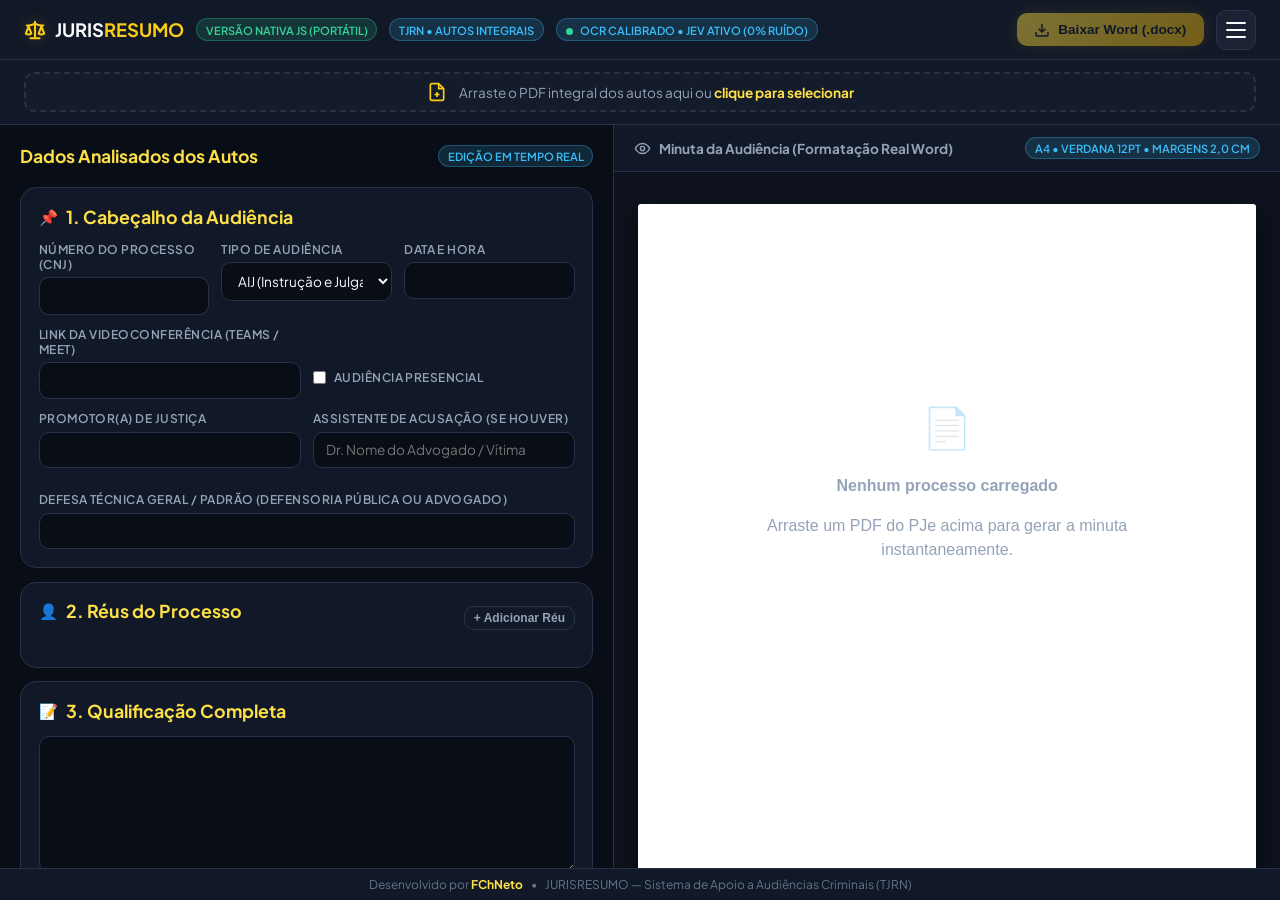
<file: ABRIR_VERSAO_JAVASCRIPT.html>
<!DOCTYPE html>
<html lang="pt-BR">
<head>
  <meta charset="UTF-8">
  <meta http-equiv="refresh" content="0; url=versao_javascript/index.html">
  <title>JURISRESUMO — Versão Portátil JavaScript</title>
  <meta name="author" content="FChNeto">
  <script>
    window.location.href = "versao_javascript/index.html";
  </script>
</head>
<body style="font-family: -apple-system, BlinkMacSystemFont, 'Segoe UI', Roboto, sans-serif; background-color: #090d16; color: #f8fafc; display: flex; flex-direction: column; align-items: center; justify-content: center; height: 100vh; margin: 0; text-align: center;">
    <div style="margin-bottom: 1.25rem; color: #facc15; display: inline-flex; align-items: center; justify-content: center;">
    <svg width="52" height="52" viewBox="0 0 24 24" fill="none" stroke="currentColor" stroke-width="2" stroke-linecap="round" stroke-linejoin="round" style="filter: drop-shadow(0 0 16px rgba(250, 204, 21, 0.45));">
      <path d="m16 16 3-8 3 8c-.87.65-1.92 1-3 1s-2.13-.35-3-1Z"/>
      <path d="m2 16 3-8 3 8c-.87.65-1.92 1-3 1s-2.13-.35-3-1Z"/>
      <path d="M7 21h10"/>
      <path d="M12 3v18"/>
      <path d="M3 7h2c2 0 5-1 7-2 2 1 5 2 7 2h2"/>
    </svg>
  </div>
  <h2 style="color: #facc15; font-size: 1.5rem; margin-bottom: 0.5rem;">JURISRESUMO — Versão Nativa JavaScript</h2>
  <p style="color: #94a3b8; font-size: 0.95rem; margin-bottom: 1.5rem;">Iniciando aplicativo portátil 100% offline no seu navegador...</p>
  <a href="versao_javascript/index.html" style="color: #0f172a; background: linear-gradient(135deg, #fde047, #eab308); padding: 0.6rem 1.2rem; border-radius: 8px; text-decoration: none; font-weight: 600; font-size: 0.9rem;">Clique aqui se não abrir automaticamente</a>
</body>
</html>
</file>
